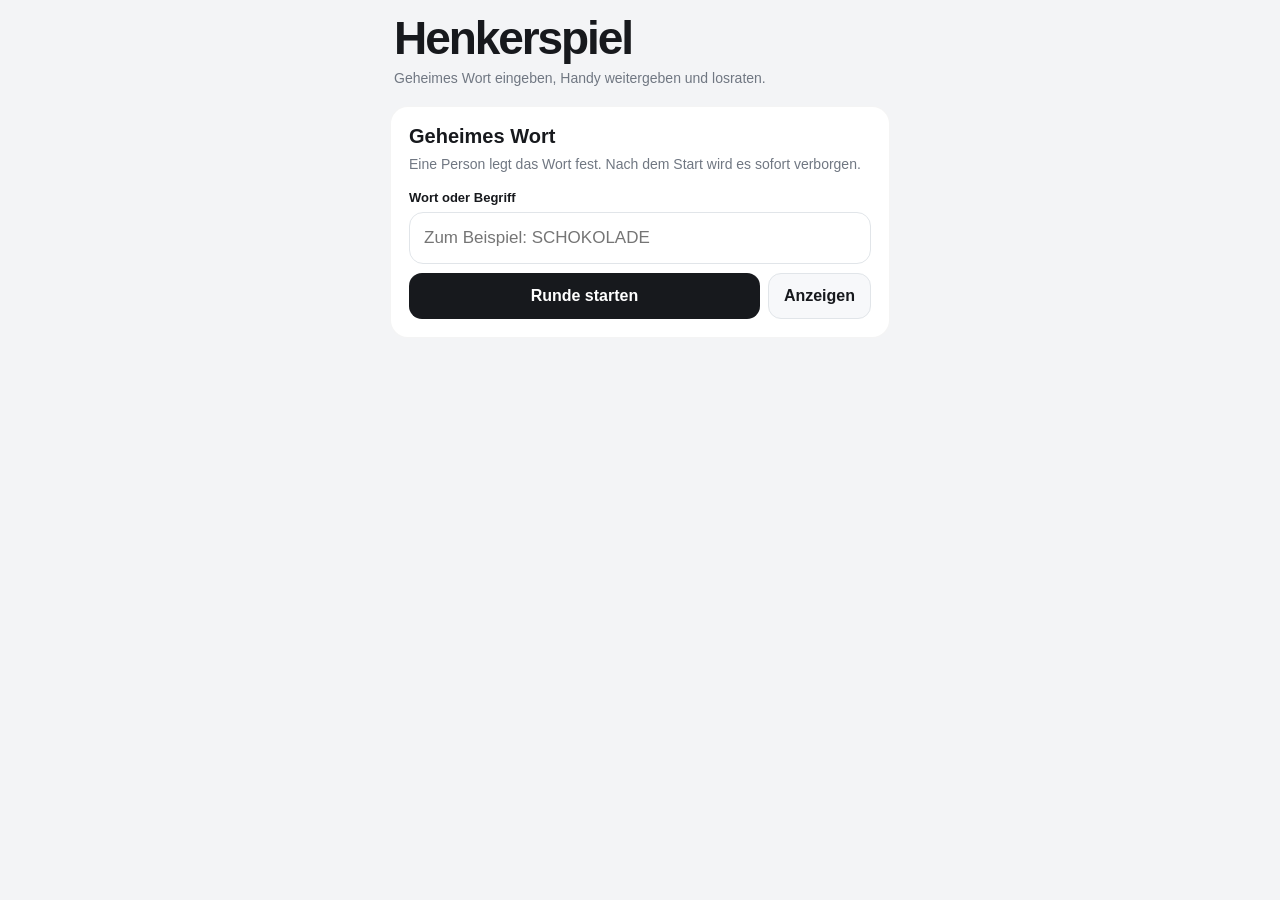
<file: index.html>
<!DOCTYPE html>
<html lang="de">
<head>
<meta charset="UTF-8">
<meta name="viewport" content="width=device-width,initial-scale=1,viewport-fit=cover,maximum-scale=1,user-scalable=no">
<meta name="theme-color" content="#f3f4f6">
<meta name="apple-mobile-web-app-capable" content="yes">
<meta name="apple-mobile-web-app-status-bar-style" content="default">
<meta name="apple-mobile-web-app-title" content="Henkerspiel">
<title>Henkerspiel</title>
<style>
:root{--bg:#f3f4f6;--card:#fff;--text:#17191d;--muted:#707782;--line:#e1e5e9;--dark:#17191d;--green:#157447;--green-bg:#eaf7ef;--red:#b42318;--red-bg:#fff0ee;--used-bg:#e1e4e8;--used-line:#cfd4da;--used-text:#9299a3;--app-h:100dvh}
*{box-sizing:border-box;-webkit-tap-highlight-color:transparent}
html,body{margin:0;width:100%;height:100%;overflow:hidden;background:var(--bg);color:var(--text)}
body{font-family:-apple-system,BlinkMacSystemFont,"SF Pro Text","Segoe UI",Arial,sans-serif;overscroll-behavior:none}
button,input{font:inherit}button{cursor:pointer;touch-action:manipulation;-webkit-user-select:none;user-select:none}
.app{position:fixed;inset:0;height:var(--app-h);width:100%;max-width:520px;margin:0 auto;padding:max(8px,env(safe-area-inset-top)) 10px max(8px,env(safe-area-inset-bottom));overflow:hidden}
.card{background:var(--card);border:1px solid rgba(0,0,0,.045);border-radius:18px}
.setup-screen{height:100%;display:flex;flex-direction:column;gap:12px;overflow:visible}.hero{padding:8px 4px 0;flex:0 0 auto}.hero h1{margin:0;font-size:clamp(34px,10vw,46px);line-height:.98;letter-spacing:-.045em}.hero p{margin:8px 0 0;color:var(--muted);font-size:14px;line-height:1.35}
.setup-card{position:relative;z-index:2;overflow:visible;flex:0 0 auto;padding:18px;margin-top:6px;background:#fff}.setup-card h2{margin:0 0 7px;font-size:20px}.setup-card p{margin:0 0 15px;color:var(--muted);font-size:14px;line-height:1.4}label{display:block;font-size:13px;font-weight:800;margin-bottom:7px}.secret{position:relative;z-index:3;display:block;width:100%;height:52px;border:1px solid var(--line);border-radius:14px;background:#fff!important;padding:0 14px;color:var(--text);font-size:17px;line-height:52px;outline:none;-webkit-appearance:none;appearance:none;box-shadow:none}.secret:focus{background:#fff!important;border-color:#9ea6b1;box-shadow:0 0 0 3px rgba(17,24,39,.06)}
.setup-actions{display:grid;grid-template-columns:1fr auto;gap:8px;margin-top:9px}.primary,.secondary{height:46px;border-radius:13px;font-weight:800;padding:0 15px}.primary{border:0;background:var(--dark);color:#fff}.secondary{border:1px solid var(--line);background:#f7f8fa;color:var(--text)}.error{display:none;margin-top:9px;color:var(--red);font-size:12px;font-weight:800}
.game-screen{display:none;height:100%;min-height:0;grid-template-rows:42px 54px minmax(0,1fr) 178px;gap:7px;overflow:hidden}.game-screen.on{display:grid}.gamebar{display:flex;align-items:center;justify-content:space-between;gap:8px;padding:0 2px}.gamebar h1{margin:0;font-size:22px;letter-spacing:-.035em;line-height:1}.new-btn{height:38px;min-width:58px;border:1px solid var(--line);border-radius:11px;background:#fff;color:var(--text);font-weight:800;padding:0 12px}
.stats{display:grid;grid-template-columns:repeat(3,minmax(0,1fr));gap:6px}.stat{display:flex;align-items:center;justify-content:center;gap:7px;min-width:0;background:#fff;border:1px solid var(--line);border-radius:14px;padding:5px 4px}.stat b{font-size:20px;line-height:1;white-space:nowrap}.stat span{color:var(--muted);font-size:10px;line-height:1.05;max-width:54px}
.stage{min-height:0;overflow:hidden;display:grid;grid-template-columns:minmax(120px,.92fr) minmax(0,1.18fr);gap:6px;padding:7px;background:#fff;border:1px solid rgba(0,0,0,.045);border-radius:18px}.hangman{min-width:0;min-height:0;display:grid;place-items:center;overflow:hidden}.hangman svg{display:block;width:100%;height:100%;max-height:100%}.draw{fill:none;stroke:var(--text);stroke-width:8;stroke-linecap:round;stroke-linejoin:round}.part{opacity:0;transition:opacity .15s ease}.part.show{opacity:1}
.word-area{min-width:0;min-height:0;display:flex;flex-direction:column;align-items:center;justify-content:center;overflow:hidden;padding:4px 2px}.word-label{font-size:10px;color:var(--muted);font-weight:800;text-transform:uppercase;letter-spacing:.08em;margin-bottom:8px}.word{--slot:24px;width:100%;display:flex;justify-content:center;align-items:flex-end;align-content:center;flex-wrap:wrap;gap:7px 5px;max-height:65%;overflow:hidden}.slot{width:var(--slot);height:calc(var(--slot)*1.35);border-bottom:2.5px solid var(--text);display:grid;place-items:center;font-size:calc(var(--slot)*.78);font-weight:850;text-transform:uppercase;line-height:1}.slot.space{width:calc(var(--slot)*.42);border:0}.slot.symbol{width:calc(var(--slot)*.62);border:0}.wrongline{width:100%;margin-top:12px;text-align:center;color:var(--muted);font-size:11px;line-height:1.25;overflow:hidden}.wrongletters{display:block;margin-top:4px;color:var(--red);font-weight:850;letter-spacing:.07em;white-space:nowrap;overflow:hidden;text-overflow:ellipsis}
.keyboard-card{height:178px;min-height:0;padding:7px;background:#fff;border:1px solid rgba(0,0,0,.045);border-radius:18px;overflow:visible;position:relative;z-index:3}.keyboard{height:100%;display:grid;grid-template-columns:repeat(7,minmax(0,1fr));grid-template-rows:repeat(4,minmax(0,1fr));gap:5px}.key-wrap{position:relative;min-width:0;min-height:0}.key-wrap>.key{width:100%;height:100%}.key{min-width:0;min-height:0;border:1px solid var(--line);border-radius:11px;background:#f8f9fa;color:var(--text);padding:0;font-size:16px;font-weight:850;position:relative;transition:background .13s ease,border-color .13s ease,color .13s ease,transform .08s ease,box-shadow .13s ease}.key:active{transform:scale(.96)}
.key.good{background:var(--green-bg);border-color:#a8d7bb;color:var(--green)}.key.bad{background:var(--red-bg);border-color:#ebb2aa;color:var(--red)}
.key:disabled:not(.good):not(.bad){opacity:1;background:var(--used-bg);border-color:var(--used-line);color:var(--used-text);box-shadow:inset 0 1px 2px rgba(0,0,0,.06);cursor:default}.key.good:disabled,.key.bad:disabled{opacity:1}.key:disabled:active{transform:none}
.alt-hint{position:absolute;right:6px;top:4px;font-size:9px;font-weight:800;color:var(--muted);line-height:1}.key:disabled:not(.good):not(.bad) .alt-hint{color:#aeb4bc}
.choice-pop{display:none;position:absolute;z-index:20;left:50%;bottom:calc(100% + 6px);transform:translateX(-50%);grid-template-columns:repeat(2,48px);gap:5px;padding:5px;background:#fff;border:1px solid var(--line);border-radius:13px;box-shadow:0 10px 28px rgba(0,0,0,.16)}.key-wrap.open .choice-pop{display:grid}.key-wrap.edge-left .choice-pop{left:0;transform:none}.key-wrap.edge-right .choice-pop{left:auto;right:0;transform:none}.choice-option{height:43px;border:1px solid var(--line);border-radius:9px;background:#f8f9fa;color:var(--text);font-size:17px;font-weight:850;padding:0}.choice-option.good{background:var(--green-bg);border-color:#a8d7bb;color:var(--green)}.choice-option.bad{background:var(--red-bg);border-color:#ebb2aa;color:var(--red)}.choice-option:disabled:not(.good):not(.bad){opacity:1;background:var(--used-bg);border-color:var(--used-line);color:var(--used-text)}.choice-option.good:disabled,.choice-option.bad:disabled{opacity:1}
.game-screen.wrong-shake{animation:wrongShake .32s ease-in-out}@keyframes wrongShake{0%,100%{transform:translateX(0)}18%{transform:translateX(-5px)}36%{transform:translateX(5px)}54%{transform:translateX(-4px)}72%{transform:translateX(3px)}86%{transform:translateX(-1px)}}
.result-overlay{display:none;position:absolute;inset:0;z-index:30;background:rgba(243,244,246,.88);backdrop-filter:blur(10px);-webkit-backdrop-filter:blur(10px);align-items:center;justify-content:center;padding:22px}.result-overlay.on{display:flex}.result-box{width:min(330px,100%);background:#fff;border:1px solid var(--line);border-radius:22px;padding:22px;text-align:center;box-shadow:0 18px 55px rgba(0,0,0,.12)}.emoji{font-size:42px;line-height:1;margin-bottom:8px}.result-box h2{margin:0;font-size:24px}.result-box p{margin:8px 0 16px;color:var(--muted);font-size:14px;line-height:1.35}.result-box .primary{width:100%}
@media(max-width:350px){.game-screen{grid-template-rows:40px 50px minmax(0,1fr) 166px}.keyboard-card{height:166px;padding:6px}.keyboard{gap:4px}.key{font-size:14px;border-radius:9px}.stage{grid-template-columns:minmax(104px,.85fr) minmax(0,1.15fr)}.stat{gap:4px}.stat b{font-size:17px}.stat span{font-size:9px}}
@media(max-height:700px){.game-screen{grid-template-rows:38px 48px minmax(0,1fr) 158px;gap:5px}.gamebar h1{font-size:20px}.new-btn{height:34px}.keyboard-card{height:158px;padding:5px}.keyboard{gap:4px}.key{font-size:14px;border-radius:9px}.stage{padding:5px;gap:4px}.wrongline{margin-top:7px}.word-label{margin-bottom:5px}.choice-option{height:38px}}
@media(prefers-reduced-motion:reduce){.part{transition:none}.game-screen.wrong-shake{animation:none}}
</style>
</head>
<body>
<main class="app" id="app">
<section class="setup-screen" id="setupScreen"><header class="hero"><h1>Henkerspiel</h1><p>Geheimes Wort eingeben, Handy weitergeben und losraten.</p></header><section class="card setup-card"><h2>Geheimes Wort</h2><p>Eine Person legt das Wort fest. Nach dem Start wird es sofort verborgen.</p><form id="startForm"><label for="secretInput">Wort oder Begriff</label><input id="secretInput" class="secret" type="password" autocomplete="off" autocorrect="off" autocapitalize="characters" spellcheck="false" maxlength="40" placeholder="Zum Beispiel: SCHOKOLADE"><div class="setup-actions"><button class="primary" type="submit">Runde starten</button><button class="secondary" id="showWord" type="button">Anzeigen</button></div><div class="error" id="error">Bitte gib zuerst ein Wort mit mindestens einem Buchstaben ein.</div></form></section></section>
<section class="game-screen" id="gameScreen" aria-live="polite"><header class="gamebar"><h1>Henkerspiel</h1><button class="new-btn" id="newGame" type="button">Neu</button></header><section class="stats" aria-label="Spielstand"><div class="stat"><b id="length">0</b><span>Buchstaben</span></div><div class="stat"><b id="remaining">10</b><span>Fehler übrig</span></div><div class="stat"><b id="progress">0%</b><span>gefunden</span></div></section><section class="stage"><div class="hangman"><svg viewBox="0 0 330 310" role="img" aria-label="Henkerspiel-Männchen" preserveAspectRatio="xMidYMid meet"><g class="draw"><line class="part" data-step="1" x1="35" y1="280" x2="150" y2="280"/><line class="part" data-step="2" x1="78" y1="280" x2="78" y2="28"/><line class="part" data-step="3" x1="78" y1="28" x2="240" y2="28"/><line class="part" data-step="4" x1="240" y1="28" x2="240" y2="67"/><circle class="part" data-step="5" cx="240" cy="96" r="29"/><line class="part" data-step="6" x1="240" y1="125" x2="240" y2="198"/><line class="part" data-step="7" x1="240" y1="145" x2="200" y2="174"/><line class="part" data-step="8" x1="240" y1="145" x2="280" y2="174"/><line class="part" data-step="9" x1="240" y1="198" x2="207" y2="247"/><line class="part" data-step="10" x1="240" y1="198" x2="273" y2="247"/></g></svg></div><div class="word-area"><div class="word-label">Gesuchtes Wort</div><div class="word" id="word"></div><div class="wrongline">Falsche Buchstaben<span class="wrongletters" id="wrong">—</span></div></div></section><section class="keyboard-card"><div class="keyboard" id="keyboard" aria-label="Buchstabentastatur"></div></section></section>
<section class="result-overlay" id="resultOverlay" role="dialog" aria-modal="true" aria-labelledby="resultTitle"><div class="result-box"><div class="emoji" id="emoji">🎉</div><h2 id="resultTitle">Gewonnen!</h2><p id="resultText"></p><button class="primary" id="again" type="button">Neue Runde</button></div></section>
</main>
<script>
(function(){'use strict';
var MAX_ERRORS=10,KEY_LETTERS='ABCDEFGHIJKLMNOPQRSTUVWXYZ'.split(''),ALL_LETTERS='ABCDEFGHIJKLMNOPQRSTUVWXYZÄÖÜ'.split(''),ALTS={A:'Ä',O:'Ö',U:'Ü'};
var setupScreen=document.getElementById('setupScreen'),gameScreen=document.getElementById('gameScreen'),form=document.getElementById('startForm'),input=document.getElementById('secretInput'),showWord=document.getElementById('showWord'),error=document.getElementById('error'),keyboard=document.getElementById('keyboard'),word=document.getElementById('word'),wrong=document.getElementById('wrong'),lengthEl=document.getElementById('length'),remaining=document.getElementById('remaining'),progress=document.getElementById('progress'),newGame=document.getElementById('newGame'),resultOverlay=document.getElementById('resultOverlay'),emoji=document.getElementById('emoji'),resultTitle=document.getElementById('resultTitle'),resultText=document.getElementById('resultText'),again=document.getElementById('again');
var secret='',guessed={},mistakes=[],finished=false,openWrap=null,lastGuess='';
function setVisibleHeight(){var h=window.innerHeight;if(gameScreen.classList.contains('on')&&window.visualViewport&&window.visualViewport.height)h=window.visualViewport.height;document.documentElement.style.setProperty('--app-h',Math.floor(h)+'px')}setVisibleHeight();window.addEventListener('resize',setVisibleHeight);window.addEventListener('orientationchange',function(){setTimeout(setVisibleHeight,120)});if(window.visualViewport)window.visualViewport.addEventListener('resize',function(){if(gameScreen.classList.contains('on'))setVisibleHeight()});
function isLetter(ch){return ALL_LETTERS.indexOf(ch)!==-1}function normalize(v){return v.trim().replace(/\s+/g,' ').toUpperCase()}function closeChoice(){if(openWrap){openWrap.classList.remove('open');var mb=openWrap.querySelector('.key');if(mb)mb.setAttribute('aria-expanded','false');openWrap=null}}function isCorrect(letter){return secret.indexOf(letter)!==-1}function feedbackClass(letter){if(letter!==lastGuess)return '';return isCorrect(letter)?'good':'bad'}
function makeOption(letter){var o=document.createElement('button');o.type='button';o.className='choice-option';o.textContent=letter;o.dataset.choice=letter;o.setAttribute('aria-label','Buchstabe '+letter);o.addEventListener('click',function(e){e.stopPropagation();guess(letter);closeChoice()});return o}
function toggleChoice(wrap){if(finished)return;if(openWrap===wrap){closeChoice();return}closeChoice();openWrap=wrap;wrap.classList.add('open');var mb=wrap.querySelector('.key');if(mb)mb.setAttribute('aria-expanded','true');renderKeyboardState()}
function buildKeyboard(){keyboard.innerHTML='';closeChoice();for(var i=0;i<KEY_LETTERS.length;i++){(function(letter,index){var alt=ALTS[letter];if(alt){var wrap=document.createElement('div');wrap.className='key-wrap';if(index%7===0)wrap.classList.add('edge-left');if(index%7===6)wrap.classList.add('edge-right');var b=document.createElement('button');b.type='button';b.className='key special-key';b.dataset.letter=letter;b.setAttribute('aria-label',letter+' oder '+alt);b.setAttribute('aria-haspopup','true');b.setAttribute('aria-expanded','false');b.innerHTML='<span>'+letter+'</span><span class="alt-hint">'+alt+'</span>';b.addEventListener('click',function(e){e.stopPropagation();toggleChoice(wrap)});var pop=document.createElement('div');pop.className='choice-pop';pop.appendChild(makeOption(letter));pop.appendChild(makeOption(alt));wrap.appendChild(b);wrap.appendChild(pop);keyboard.appendChild(wrap)}else{var k=document.createElement('button');k.type='button';k.className='key';k.dataset.letter=letter;k.textContent=letter;k.setAttribute('aria-label','Buchstabe '+letter);k.addEventListener('click',function(){guess(letter)});keyboard.appendChild(k)}})(KEY_LETTERS[i],i)}}
function startRound(e){if(e)e.preventDefault();var value=normalize(input.value),has=false;for(var i=0;i<value.length;i++){if(isLetter(value.charAt(i))){has=true;break}}if(!value||!has){error.style.display='block';input.focus();return false}secret=value;guessed={};mistakes=[];finished=false;lastGuess='';error.style.display='none';input.value='';input.type='password';showWord.textContent='Anzeigen';setupScreen.style.display='none';gameScreen.classList.add('on');resultOverlay.classList.remove('on');buildKeyboard();render();if(document.activeElement)document.activeElement.blur();setTimeout(setVisibleHeight,80);return false}
function shakeWrong(){gameScreen.classList.remove('wrong-shake');void gameScreen.offsetWidth;gameScreen.classList.add('wrong-shake');setTimeout(function(){gameScreen.classList.remove('wrong-shake')},340)}
function guess(letter){if(finished||guessed[letter])return;guessed[letter]=true;lastGuess=letter;var correct=isCorrect(letter);if(!correct)mistakes.push(letter);render();if(!correct)shakeWrong();if(isSolved())finish(true);else if(mistakes.length>=MAX_ERRORS)finish(false)}
function isSolved(){for(var i=0;i<secret.length;i++){var c=secret.charAt(i);if(isLetter(c)&&!guessed[c])return false}return true}function setSlotSize(total){var s=24;if(total>10)s=21;if(total>14)s=18;if(total>20)s=16;word.style.setProperty('--slot',s+'px')}
function renderKeyboardState(){var normal=keyboard.querySelectorAll('.key:not(.special-key)');for(var i=0;i<normal.length;i++){var l=normal[i].dataset.letter;normal[i].classList.remove('good','bad');normal[i].disabled=finished||!!guessed[l];var cls=feedbackClass(l);if(cls)normal[i].classList.add(cls)}var wraps=keyboard.querySelectorAll('.key-wrap');for(i=0;i<wraps.length;i++){var main=wraps[i].querySelector('.special-key'),base=main.dataset.letter,alt=ALTS[base],opts=wraps[i].querySelectorAll('.choice-option');main.classList.remove('good','bad');main.disabled=finished||(!!guessed[base]&&!!guessed[alt]);if(lastGuess===base||lastGuess===alt)main.classList.add(isCorrect(lastGuess)?'good':'bad');for(var j=0;j<opts.length;j++){var ch=opts[j].dataset.choice;opts[j].classList.remove('good','bad');opts[j].disabled=finished||!!guessed[ch];var c=feedbackClass(ch);if(c)opts[j].classList.add(c)}if(main.disabled&&openWrap===wraps[i])closeChoice()}}
function render(){word.innerHTML='';var total=0,found=0,i;for(i=0;i<secret.length;i++)if(isLetter(secret.charAt(i)))total++;setSlotSize(total);for(i=0;i<secret.length;i++){var c=secret.charAt(i),slot=document.createElement('span');if(c===' '){slot.className='slot space';slot.innerHTML='&nbsp;'}else if(!isLetter(c)){slot.className='slot symbol';slot.textContent=c}else{slot.className='slot';if(guessed[c]){slot.textContent=c;found++}else slot.innerHTML='&nbsp;'}word.appendChild(slot)}lengthEl.textContent=String(total);remaining.textContent=String(Math.max(0,MAX_ERRORS-mistakes.length));progress.textContent=(total?Math.round(found/total*100):0)+'%';wrong.textContent=mistakes.length?mistakes.join('  '):'—';var parts=document.querySelectorAll('.part');for(i=0;i<parts.length;i++){var step=parseInt(parts[i].getAttribute('data-step'),10);parts[i].classList.toggle('show',step<=mistakes.length)}renderKeyboardState()}
function revealWholeWord(){var children=word.children;for(var i=0;i<secret.length;i++){if(children[i]&&isLetter(secret.charAt(i)))children[i].textContent=secret.charAt(i)}}function finish(won){finished=true;closeChoice();render();if(!won)revealWholeWord();emoji.textContent=won?'🎉':'😵';resultTitle.textContent=won?'Gewonnen!':'Verloren!';resultText.textContent=won?'Du hast „'+secret+'“ erraten.':'Das gesuchte Wort war „'+secret+'“.';resultOverlay.classList.add('on')}
function reset(){secret='';guessed={};mistakes=[];finished=false;lastGuess='';closeChoice();resultOverlay.classList.remove('on');gameScreen.classList.remove('on');setupScreen.style.display='flex';input.value='';input.type='password';showWord.textContent='Anzeigen';error.style.display='none';buildKeyboard();setVisibleHeight();setTimeout(function(){input.focus()},60)}
form.addEventListener('submit',startRound);showWord.addEventListener('click',function(){var hidden=input.type==='password';input.type=hidden?'text':'password';showWord.textContent=hidden?'Verbergen':'Anzeigen';input.focus()});newGame.addEventListener('click',reset);again.addEventListener('click',reset);document.addEventListener('click',function(e){if(openWrap&&!openWrap.contains(e.target))closeChoice()});buildKeyboard();})();
</script>
</body>
</html>
</file>
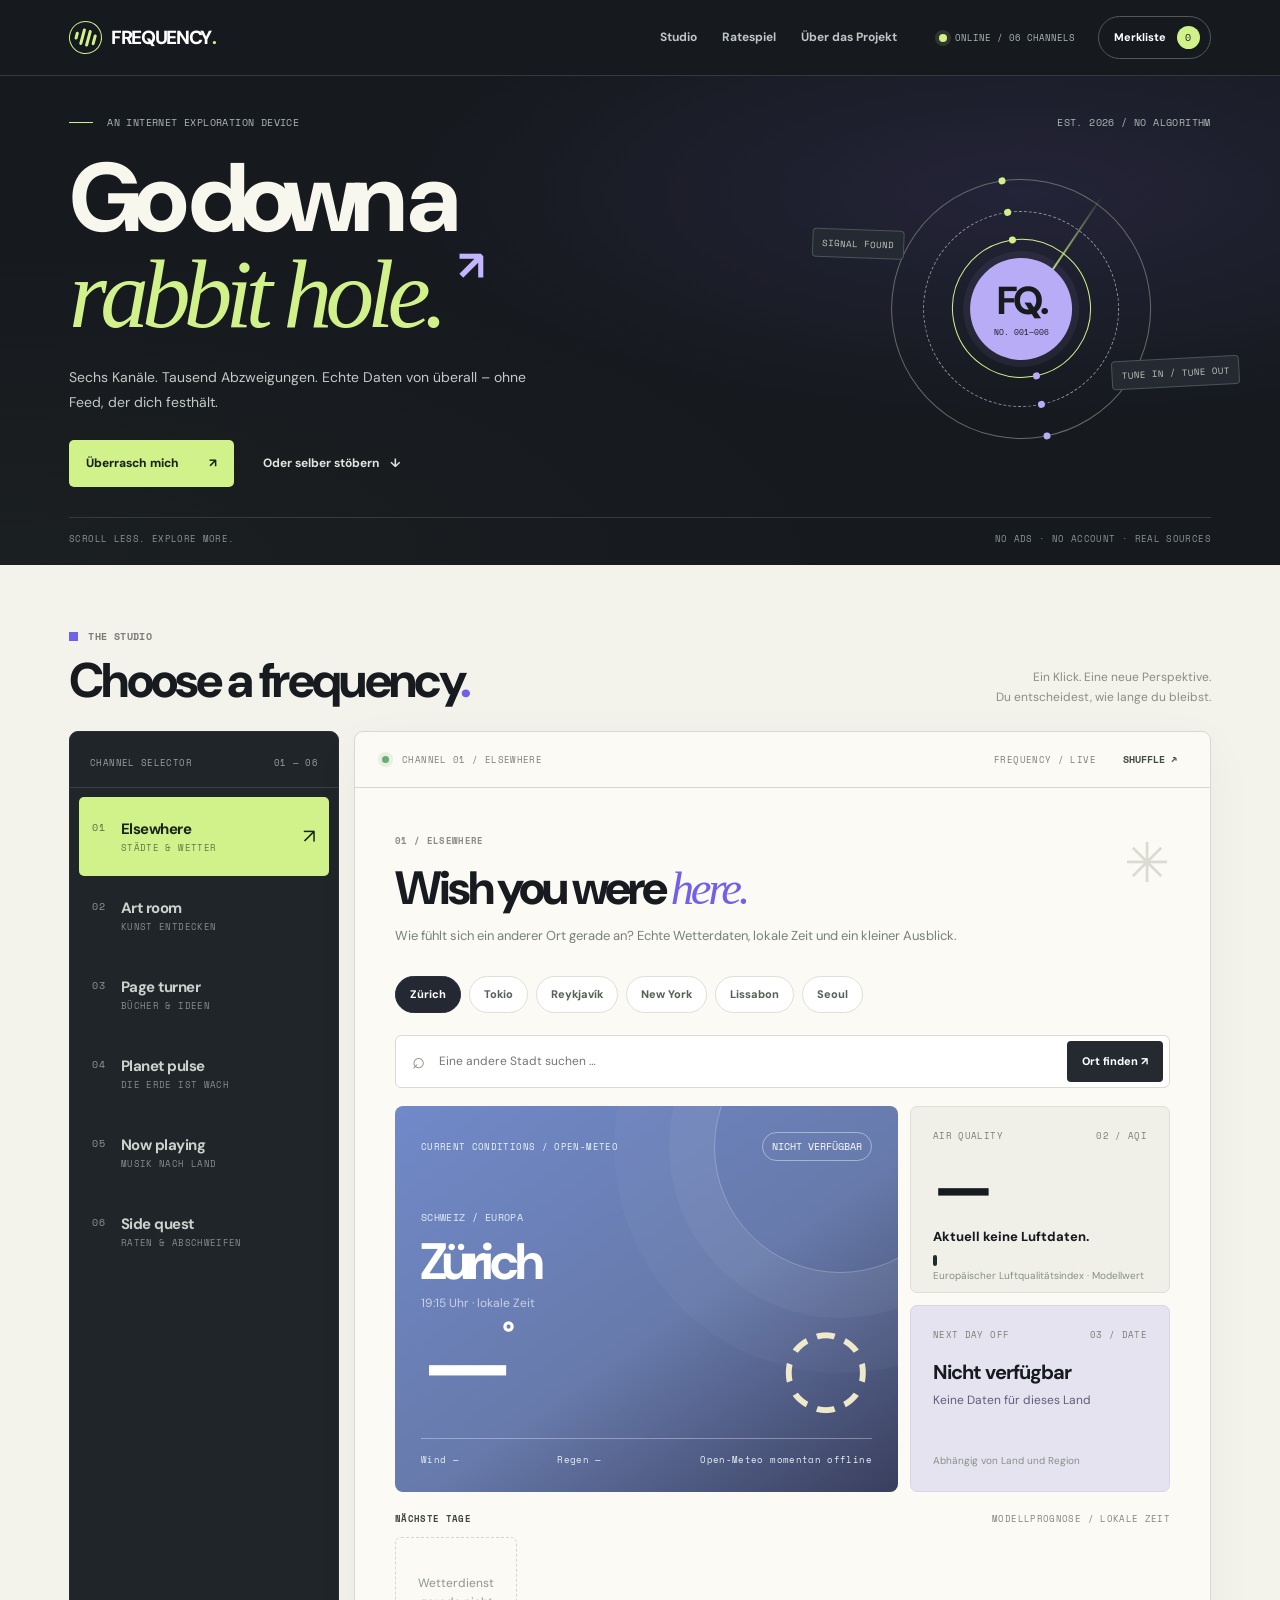
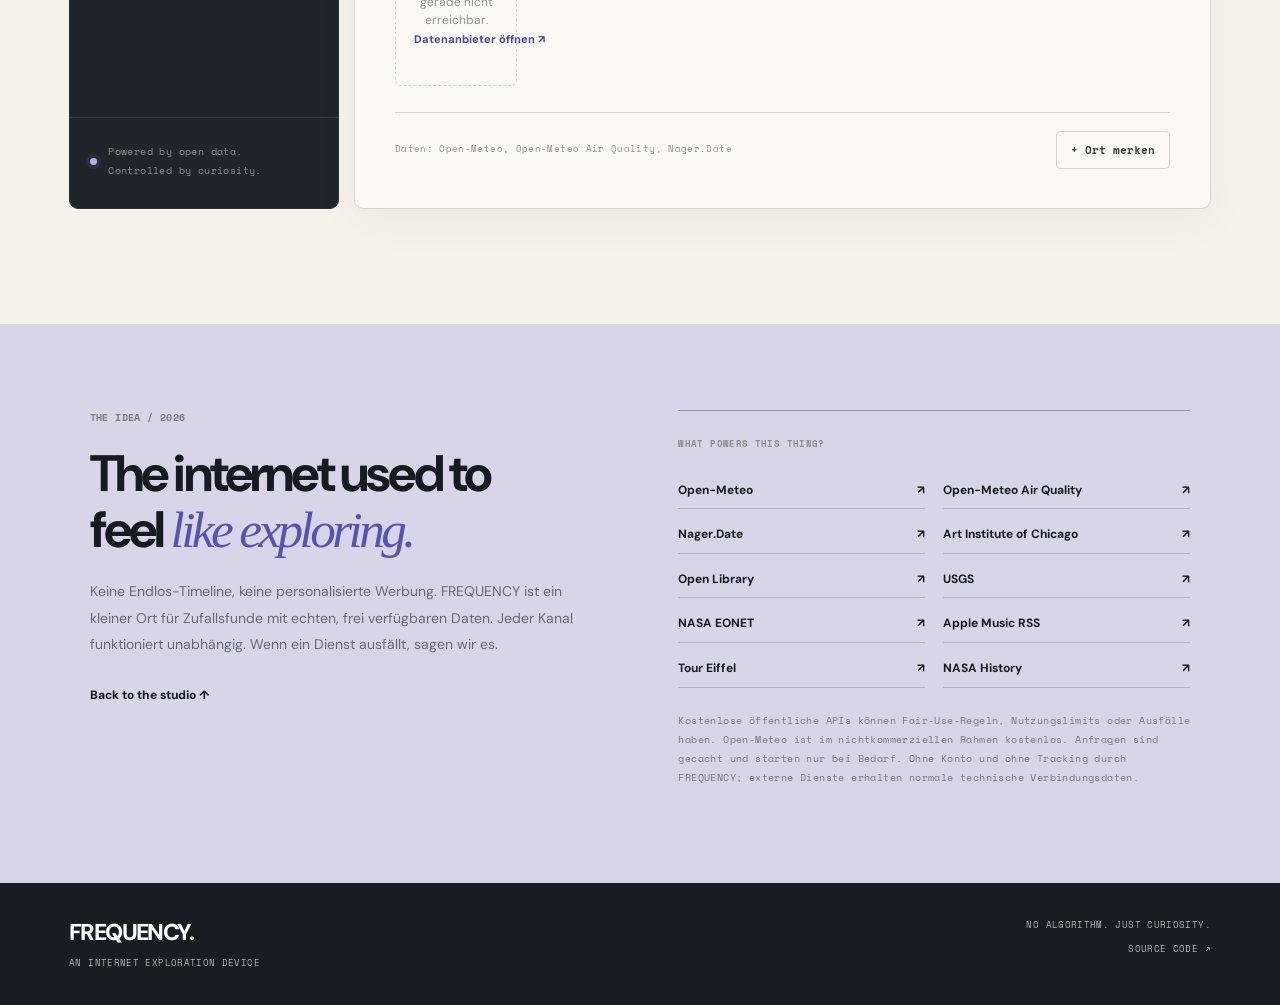
<file: nebenan/index.html>
<!doctype html>
<html lang="de-CH">
<head>
<meta charset="utf-8">
<meta name="viewport" content="width=device-width,initial-scale=1">
<meta name="theme-color" content="#171a1e">
<meta name="description" content="FREQUENCY – schalte dich durch echte Daten: Städte und Wetter, Kunst, Bücher, Musik, Naturereignisse und ein kleines Spiel. Gratis und ohne Konto.">
<title>FREQUENCY — Good things on the internet.</title>
<link rel="icon" type="image/svg+xml" href="./favicon.svg">
<link rel="stylesheet" href="./style.css?v=frequency1">
<script type="module" src="./app.mjs?v=frequency1"></script>
</head>
<body>
<a href="#studio" class="skip">Direkt zum Studio</a>
<header class="site-header">
  <a class="wordmark" href="./" aria-label="Frequency Start"><span class="logomark" aria-hidden="true"><i></i><i></i><i></i><i></i></span>FREQUENCY<span class="mark-dot">.</span></a>
  <nav class="header-links" aria-label="Hauptnavigation"><a href="#studio">Studio</a><a href="./guess/">Ratespiel</a><a href="#about">Über das Projekt</a></nav>
  <div class="header-right"><span class="header-status"><span class="status-light"></span> ONLINE / 06 CHANNELS</span><button id="openPocket" class="pocket-button" type="button" aria-label="Gespeicherte Entdeckungen öffnen">Merkliste <span id="pocketCount">0</span></button></div>
</header>
<main>
<section class="intro" aria-labelledby="introTitle">
  <div class="intro-content">
    <div class="overline overline-light"><span class="overline-line"></span> AN INTERNET EXPLORATION DEVICE <span class="intro-edition">EST. 2026 / NO ALGORITHM</span></div>
    <div class="intro-grid">
      <div><h1 id="introTitle">Go down a<br><em>rabbit hole.</em><span class="hero-period">↗</span></h1><p>Sechs Kanäle. Tausend Abzweigungen. Echte Daten von überall – ohne Feed, der dich festhält.</p><div class="intro-actions"><button type="button" id="surprise" class="action-primary">Überrasch mich <span aria-hidden="true">↗</span></button><a href="#studio" class="text-action">Oder selber stöbern <span aria-hidden="true">↓</span></a></div></div>
      <div class="frequency-art" aria-hidden="true"><div class="art-ring ring-1"></div><div class="art-ring ring-2"></div><div class="art-ring ring-3"></div><div class="art-pointer"></div><div class="art-center"><span>FQ.</span><small>NO. 001—006</small></div><span class="art-side art-side-a">SIGNAL FOUND</span><span class="art-side art-side-b">TUNE IN / TUNE OUT</span></div>
    </div>
    <div class="intro-baseline"><span>SCROLL LESS. EXPLORE MORE.</span><span>NO ADS · NO ACCOUNT · REAL SOURCES</span></div>
  </div>
</section>

<section class="studio-shell" id="studio" aria-label="FREQUENCY Studio">
  <div class="section-intro">
    <div><span class="eyebrow"><span class="eyebrow-square"></span> THE STUDIO</span><h2>Choose a frequency<span class="accent-period">.</span></h2></div>
    <div class="studio-description">Ein Klick. Eine neue Perspektive.<br>Du entscheidest, wie lange du bleibst.</div>
  </div>
  <div class="studio-layout">
    <aside class="stations" aria-label="Kanäle wählen"><div class="stations-top"><span>CHANNEL SELECTOR</span><span>01 — 06</span></div>
      <div class="station-buttons" role="tablist" aria-label="FREQUENCY Kanäle" aria-orientation="vertical">
        <button class="station active" data-channel="world" role="tab" id="tab-world" aria-controls="panel-world" aria-selected="true" tabindex="0"><span class="station-number">01</span><span class="station-info"><strong>Elsewhere</strong><small>STÄDTE & WETTER</small></span><span class="station-chevron">↗</span></button>
        <button class="station" data-channel="art" role="tab" id="tab-art" aria-controls="panel-art" aria-selected="false" tabindex="-1"><span class="station-number">02</span><span class="station-info"><strong>Art room</strong><small>KUNST ENTDECKEN</small></span><span class="station-chevron">↗</span></button>
        <button class="station" data-channel="books" role="tab" id="tab-books" aria-controls="panel-books" aria-selected="false" tabindex="-1"><span class="station-number">03</span><span class="station-info"><strong>Page turner</strong><small>BÜCHER & IDEEN</small></span><span class="station-chevron">↗</span></button>
        <button class="station" data-channel="earth" role="tab" id="tab-earth" aria-controls="panel-earth" aria-selected="false" tabindex="-1"><span class="station-number">04</span><span class="station-info"><strong>Planet pulse</strong><small>DIE ERDE IST WACH</small></span><span class="station-chevron">↗</span></button>
        <button class="station" data-channel="sound" role="tab" id="tab-sound" aria-controls="panel-sound" aria-selected="false" tabindex="-1"><span class="station-number">05</span><span class="station-info"><strong>Now playing</strong><small>MUSIK NACH LAND</small></span><span class="station-chevron">↗</span></button>
        <button class="station" data-channel="play" role="tab" id="tab-play" aria-controls="panel-play" aria-selected="false" tabindex="-1"><span class="station-number">06</span><span class="station-info"><strong>Side quest</strong><small>RATEN & ABSCHWEIFEN</small></span><span class="station-chevron">↗</span></button>
      </div>
      <div class="station-foot"><span class="station-foot-dot"></span><span>Powered by open data.<br>Controlled by curiosity.</span></div>
    </aside>

    <div class="stage">
      <div class="stage-header"><div class="stage-live"><span class="stage-live-dot"></span><span id="stageLabel">CHANNEL 01 / ELSEWHERE</span></div><div class="stage-side"><span id="stageClock">FREQUENCY / LIVE</span><button type="button" id="shuffleChannel" aria-label="Zufälligen Kanal wählen" title="Zufälligen Kanal wählen">SHUFFLE ↗</button></div></div>

      <section id="panel-world" class="channel-panel" role="tabpanel" aria-labelledby="tab-world">
        <div class="channel-title"><div><span class="label-mini">01 / ELSEWHERE</span><h3>Wish you were <em>here.</em></h3><p>Wie fühlt sich ein anderer Ort gerade an? Echte Wetterdaten, lokale Zeit und ein kleiner Ausblick.</p></div><div class="illustration-icon">✳</div></div>
        <div class="chip-row city-presets" id="cityPresets" aria-label="Stadtvorschläge"></div>
        <form id="cityForm" class="search-field"><label class="sr-only" for="citySearch">Stadt weltweit suchen</label><span aria-hidden="true">⌕</span><input id="citySearch" type="search" placeholder="Eine andere Stadt suchen …" maxlength="80" autocomplete="off"><button type="submit" id="cityGo">Ort finden ↗</button></form>
        <div id="citySearchResults" class="search-results" hidden aria-label="Suchergebnisse"></div>
        <div class="weather-layout">
          <div id="weatherHero" class="weather-hero"><div class="weather-hero-top"><span class="weather-kicker">CURRENT CONDITIONS / OPEN-METEO</span><span id="weatherCondition" class="weather-type">—</span></div><div class="weather-city"><span id="weatherCountry">SCHWEIZ / EUROPA</span><h4 id="weatherCity">Zürich</h4><p id="weatherLocalTime">Lokale Zeit wird geladen</p></div><div class="weather-main"><div><strong id="weatherTemp">—</strong><span class="degrees">°</span></div><div class="weather-glyph" id="weatherGlyph" aria-hidden="true">◌</div></div><div class="weather-details"><span id="weatherWind">Wind —</span><span id="weatherRain">Regen —</span><span id="weatherUpdate">—</span></div></div>
          <div class="weather-sidebar"><div class="mini-card"><div class="mini-card-label"><span>AIR QUALITY</span><span>02 / AQI</span></div><strong id="airNumber" class="air-number">—</strong><div id="airLabel" class="air-label">Luftdaten laden …</div><div class="air-meter"><span id="airMeterBar"></span></div><small>Europäischer Luftqualitätsindex · Modellwert</small></div><div class="mini-card mini-card-holiday"><div class="mini-card-label"><span>NEXT DAY OFF</span><span>03 / DATE</span></div><strong id="holidayName">—</strong><div id="holidayDate" class="holiday-date">Öffentliche Feiertage laden …</div><small id="holidayRegion">Abhängig von Land und Region</small></div></div>
        </div>
        <div class="forecast"><div class="forecast-header"><strong>NÄCHSTE TAGE</strong><span>MODELLPROGNOSE / LOKALE ZEIT</span></div><div id="forecastDays" class="forecast-days"><div class="empty-state">Prognose wird geladen …</div></div></div>
        <div class="channel-end"><span>Daten: Open-Meteo, Open-Meteo Air Quality, Nager.Date</span><button type="button" id="saveCity" class="save-button">+ Ort merken</button></div>
      </section>

      <section id="panel-art" class="channel-panel" role="tabpanel" aria-labelledby="tab-art" hidden>
        <div class="channel-title"><div><span class="label-mini">02 / ART ROOM</span><h3>Something worth <em>looking at.</em></h3><p>Grosse Kunst, kleine Entdeckungen. Echte Werke aus dem Art Institute of Chicago.</p></div><div class="illustration-icon">◈</div></div>
        <div class="chip-row" id="artTopics" aria-label="Kunstthema auswählen"></div>
        <div id="artFeature" class="art-feature"><div class="art-skeleton"></div><div class="art-copy"><span class="label-mini">COLLECTION / 01</span><h4>Ein Werk wird gesucht …</h4><p>Originalkunst statt Platzhalter.</p></div></div>
        <div class="gallery-head"><span>WEITERE FUNDSTÜCKE</span><button id="artShuffle" type="button" class="inline-link">Neue Auswahl ↻</button></div><div id="artGallery" class="art-gallery"></div>
        <div class="channel-end"><span>Bildrechte je Werk · nur als gemeinfrei markierte Werke</span><button type="button" id="saveArt" class="save-button">+ Werk merken</button></div>
      </section>

      <section id="panel-books" class="channel-panel" role="tabpanel" aria-labelledby="tab-books" hidden>
        <div class="channel-title"><div><span class="label-mini">03 / PAGE TURNER</span><h3>One more <em>chapter.</em></h3><p>Du suchst den Vibe, die Bibliothek sucht die Bücher. Offene Katalogdaten, keine Kaufempfehlung.</p></div><div class="illustration-icon">❖</div></div>
        <div class="chip-row" id="bookTopics" aria-label="Lesethema auswählen"></div>
        <form class="search-field" id="bookForm"><label class="sr-only" for="bookSearch">Bücher suchen</label><span aria-hidden="true">⌕</span><input id="bookSearch" placeholder="Bücher, Autor:innen, Themen …" maxlength="100" type="search"><button type="submit">Suchen ↗</button></form>
        <div id="bookLead" class="book-lead"><div class="book-placeholder">OPEN<br>BOOK</div><div><span class="label-mini">LIBRARY / PICK NO. 01</span><h4>Das nächste Kapitel wartet.</h4><p>Wähle ein Thema oder suche etwas Eigenes.</p></div></div>
        <div class="gallery-head"><span>IM REGAL</span><span id="bookResultCount">—</span></div><div id="bookResults" class="books-grid"></div>
        <div class="channel-end"><span>Bibliografische Daten: Open Library</span><button type="button" id="saveBook" class="save-button">+ Buch merken</button></div>
      </section>

      <section id="panel-earth" class="channel-panel" role="tabpanel" aria-labelledby="tab-earth" hidden>
        <div class="channel-title"><div><span class="label-mini">04 / PLANET PULSE</span><h3>The planet never <em>logs off.</em></h3><p>Ein Blick auf Naturereignisse und gemessene Erdbeben. Kein Alarmdienst, aber faszinierende Daten.</p></div><div class="illustration-icon">⌁</div></div>
        <div class="segmented" id="earthSwitch" role="group" aria-label="Datenquelle wählen"><button data-earth="quakes" class="active" aria-pressed="true" type="button">Erdbeben / USGS</button><button data-earth="events" aria-pressed="false" type="button">Naturereignisse / NASA</button></div>
        <div class="earth-overview"><div class="earth-stats"><span id="earthStatLabel">LAST 24 HOURS</span><strong id="earthStat">—</strong><span id="earthStatSub">Erdbeben ab Magnitude 2,5</span></div><div class="radar"><div class="radar-grid"></div><div id="radarDots" class="radar-dots"></div><span class="radar-hint">LÄNGE / BREITE · SCHEMATISCHE WELTKARTE</span></div></div>
        <div class="gallery-head"><span id="earthListTitle">LETZTE MELDUNGEN</span><button id="earthReload" class="inline-link" type="button">Aktualisieren ↻</button></div><div id="earthResults" class="event-list"><div class="empty-state">Ereignisse werden geladen …</div></div>
        <div class="channel-end"><span>USGS Feed · NASA EONET v3 · kann zeitversetzt sein</span><span class="end-note">DATEN / KEINE WARNUNGEN</span></div>
      </section>

      <section id="panel-sound" class="channel-panel" role="tabpanel" aria-labelledby="tab-sound" hidden>
        <div class="channel-title"><div><span class="label-mini">05 / NOW PLAYING</span><h3>What are they <em>listening to?</em></h3><p>Keine Playlist von uns. Öffentliche meistgespielte Songs aus verschiedenen Apple-Music-Regionen.</p></div><div class="illustration-icon">♫</div></div>
        <div class="sound-top"><div class="sound-disc"><div class="sound-disc-inner"><span>FQ</span><small>TRACKS</small></div></div><div><span class="label-mini">PICK A STOREFRONT</span><div class="sound-countries" id="soundCountries"></div><p>Das Ranking bildet die jeweilige Apple-Music-Region ab – nicht einzelne Hörerinnen und Hörer.</p></div></div>
        <div class="gallery-head"><span id="soundListTitle">TOP SONGS / SWITZERLAND</span><span>REGIONALE CHARTS</span></div><div id="soundResults" class="track-grid"><div class="empty-state">Charts werden geladen …</div></div>
        <div class="channel-end"><span>Apple Music Marketing Tools · Musik wird nicht abgespielt</span><a href="https://music.apple.com/" class="inline-link" target="_blank" rel="noopener noreferrer">Bei Apple Music stöbern ↗</a></div>
      </section>

      <section id="panel-play" class="channel-panel" role="tabpanel" aria-labelledby="tab-play" hidden>
        <div class="channel-title"><div><span class="label-mini">06 / ALMOST GUESSING LAB</span><h3>How close <em>can you get?</em></h3><p>Ein neues Spiel über das, was man schlecht einschätzen kann: Grössenverhältnisse, Luftlinien, Geschichte und aktuelle Temperaturen.</p></div><div class="illustration-icon">✺</div></div>
        <div class="mixup-feature">
          <div class="mixup-feature-copy"><span class="label-mini">INTRODUCING ALMOST / A NEW GAME</span><h4>Wie nah <em>dran?</em></h4><p>Vier interaktive Herausforderungen. Skaliere Bauwerke, schätze Distanzen, positioniere Ereignisse auf einer Zeitachse und rate das echte Wetter. Keine versteckten Fotos.</p><div class="mixup-actions"><a class="mixup-main-link" href="./guess/">Challenge zusammenstellen <span>↗</span></a><a class="mixup-quick-link" href="./guess/?quick=1">Sofort losspielen ↗</a></div></div>
          <div class="mixup-art" aria-hidden="true"><span class="mixup-art-a">≈</span><span class="mixup-art-b">✳</span><span class="mixup-art-c">!</span><span class="mixup-art-caption">REAL NUMBERS / HUMAN INSTINCT</span></div>
        </div>
        <div class="mixup-mini-label">WAS DICH ERWARTET</div>
        <div class="mixup-tiles"><span>↟ <strong>Grössen anpassen</strong></span><span>↔ <strong>Luftlinien schätzen</strong></span><span>◷ <strong>Zeitreisen</strong></span><span>° <strong>Live-Temperaturen</strong></span><span>✳ <strong>Eigene Vergleiche</strong></span><span>≈ <strong>Punkte für Nähe</strong></span></div>
        <div class="channel-end"><span>Open-Meteo · Quellenangaben · geprüfte Fakten</span><a class="inline-link" href="./guess/">ALMOST spielen ↗</a></div>
      </section>
    </div>
  </div>
</section>

<section class="about" id="about"><div class="about-left"><span class="eyebrow">THE IDEA / 2026</span><h2>The internet used to<br>feel <em>like exploring.</em></h2><p>Keine Endlos-Timeline, keine personalisierte Werbung. FREQUENCY ist ein kleiner Ort für Zufallsfunde mit echten, frei verfügbaren Daten. Jeder Kanal funktioniert unabhängig. Wenn ein Dienst ausfällt, sagen wir es.</p><a href="#studio" class="about-back">Back to the studio ↑</a></div><div class="about-right"><span class="label-mini">WHAT POWERS THIS THING?</span><div id="sourcesList" class="sources-list"></div><p class="fineprint">Kostenlose öffentliche APIs können Fair-Use-Regeln, Nutzungslimits oder Ausfälle haben. Open-Meteo ist im nichtkommerziellen Rahmen kostenlos. Anfragen sind gecacht und starten nur bei Bedarf. Ohne Konto und ohne Tracking durch FREQUENCY; externe Dienste erhalten normale technische Verbindungsdaten.</p></div></section>
</main>

<footer><div><a class="footer-logo" href="./">FREQUENCY<span>.</span></a><span>AN INTERNET EXPLORATION DEVICE</span></div><div><span>NO ALGORITHM. JUST CURIOSITY.</span><a href="https://github.com/Brotesser8/hnkrspiel/tree/main/nebenan" target="_blank" rel="noopener noreferrer">SOURCE CODE ↗</a></div></footer>

<div id="pocketBackdrop" class="pocket-backdrop" hidden></div>
<aside id="pocketDrawer" class="pocket-drawer" role="dialog" aria-modal="true" aria-labelledby="pocketTitle" hidden>
  <div class="drawer-header"><div><span class="label-mini">YOUR LITTLE CORNER</span><h2 id="pocketTitle">Merkliste<span>.</span></h2></div><button type="button" id="closePocket" aria-label="Merkliste schliessen">✕</button></div>
  <p>Fundstücke, die du wiederfinden möchtest. Nur in diesem Browser gespeichert.</p><div id="pocketItems" class="pocket-items"></div><button type="button" id="clearPocket" class="clear-button">Merkliste leeren</button>
</aside>
<div id="toast" class="toast" role="status" aria-live="polite" hidden></div>
</body>
</html>
</file>
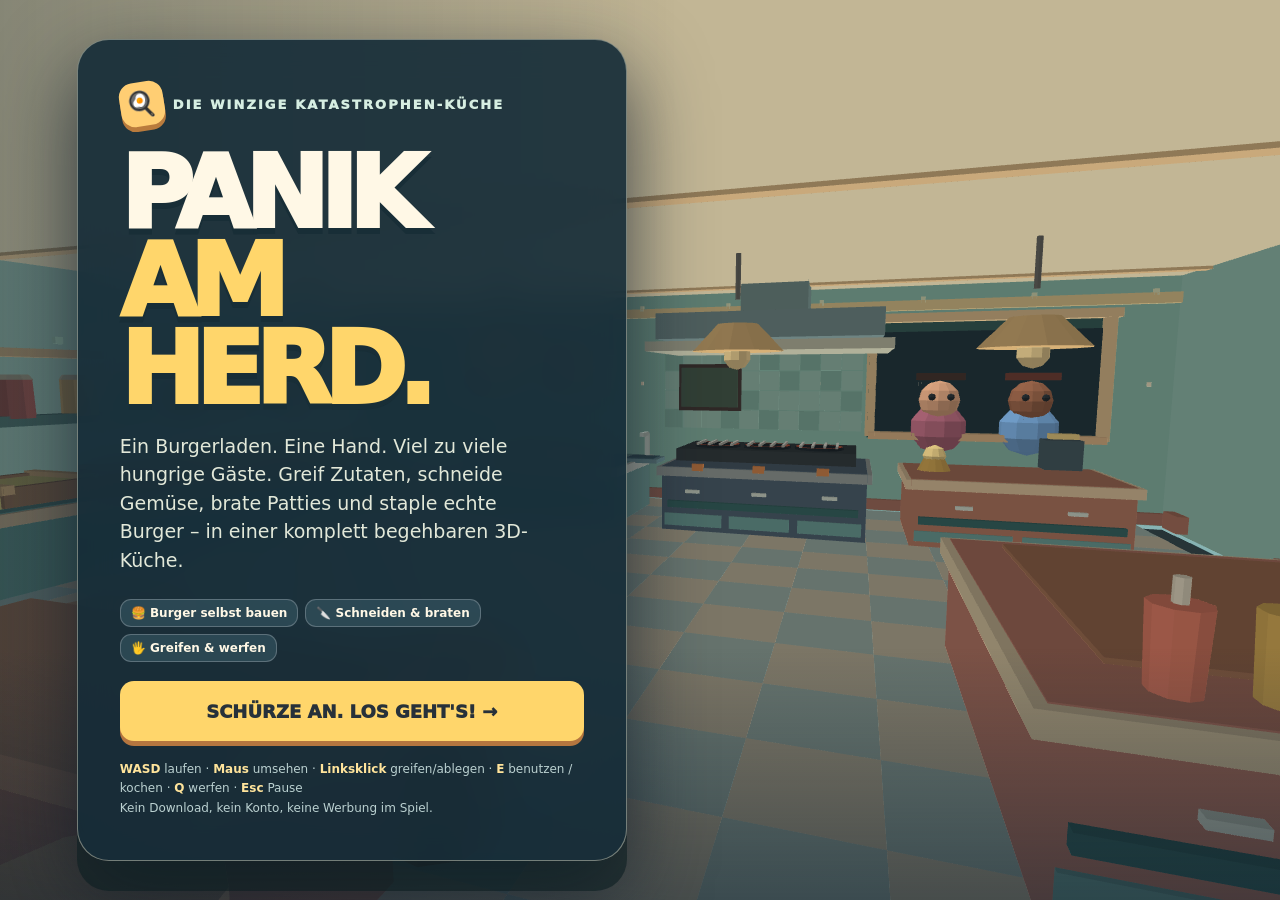
<file: party-panik/index.html>
<!doctype html>
<html lang="de">
<head>
<meta charset="utf-8">
<meta name="viewport" content="width=device-width,initial-scale=1,viewport-fit=cover">
<meta name="theme-color" content="#131d27">
<meta name="description" content="PANIK AM HERD — ein kostenloser, echter 3D-Ego-Kochsimulator. Zutaten greifen, Gemüse schneiden, Burger braten, stapeln und Gäste bedienen.">
<title>PANIK AM HERD 🍔 | 3D Kochsimulator</title>
<style>
:root{color-scheme:dark;--bg:#111c29;--panel:#192b36ee;--ink:#fff8e6;--muted:#c0d1ca;--yellow:#ffd66b;--orange:#f8955d;--green:#97dbaf;--red:#f68080;--border:#ffffff35;--font:system-ui,-apple-system,BlinkMacSystemFont,"Segoe UI",sans-serif}
*{box-sizing:border-box}html,body{margin:0;height:100%;overflow:hidden;background:#6b9995;color:var(--ink);font-family:var(--font)}body{user-select:none;-webkit-user-select:none;overscroll-behavior:none}button{font:inherit;cursor:pointer;touch-action:manipulation}button:focus-visible{outline:3px solid var(--yellow);outline-offset:2px}button:disabled{opacity:.5;cursor:not-allowed}canvas{position:fixed;inset:0;width:100%;height:100%;display:block;touch-action:none}body:after{content:"";position:fixed;inset:0;pointer-events:none;background:linear-gradient(0deg,#0b1e2e77,transparent 28%),linear-gradient(90deg,#0e273755,transparent 53%)}[hidden]{display:none!important}
#menu{position:fixed;inset:0;display:flex;align-items:center;justify-content:flex-start;padding:clamp(22px,6vw,95px);z-index:4;pointer-events:none}
.menu-card{pointer-events:auto;width:min(100%,550px);background:#142b37e8;border:1px solid #fff9dc66;border-radius:32px;padding:clamp(23px,4vw,42px);box-shadow:0 30px 0 #0e20239e,0 30px 80px #0d1a27bb;backdrop-filter:blur(16px)}
.brand{display:flex;align-items:center;gap:9px;font-size:13px;letter-spacing:.16em;font-weight:1000;color:#d6eee2;text-transform:uppercase}.brand-icon{width:44px;height:44px;display:grid;place-items:center;background:#ffce73;border-radius:14px;font-size:25px;box-shadow:0 5px 0 #b97b3d;transform:rotate(-9deg)}
h1{font-size:clamp(59px,7.8vw,104px);line-height:.88;letter-spacing:-.085em;font-weight:1000;margin:24px 0 18px;text-shadow:0 6px 0 #182e37}h1 em{display:block;color:var(--yellow);font-style:normal}.menu-desc{font-size:clamp(15px,1.7vw,19px);line-height:1.5;max-width:420px;color:#e2e8d9;margin:0 0 25px}.badge{display:inline-flex;align-items:center;gap:6px;color:#ffdfa6;background:#584e3a;border:1px solid #a88c5d;border-radius:100px;padding:7px 12px;font-size:11px;letter-spacing:.13em;font-weight:1000;text-transform:uppercase}.menu-tags{display:flex;gap:7px;flex-wrap:wrap;margin-bottom:19px}.menu-tags span{background:#355360b0;border:1px solid #ffffff3a;padding:6px 10px;border-radius:11px;font-size:12px;font-weight:800}.btn{display:inline-flex;align-items:center;justify-content:center;gap:10px;min-height:49px;padding:13px 19px;border-radius:14px;border:0;background:var(--yellow);color:#27313a;font-weight:1000;box-shadow:0 5px 0 #b5763f;transition:transform .12s,filter .12s}.btn:hover{filter:brightness(1.06);transform:translateY(-2px)}.btn:active{transform:translateY(2px);box-shadow:0 2px 0 #b5763f}.btn.big{font-size:18px;min-height:60px;width:100%}.btn.secondary{background:#eaf2e9;color:#263846;box-shadow:0 5px 0 #718f91}.btn.ghost{background:#284759;color:#f4faec;border:1px solid #8da6ac;box-shadow:none}.menu-help{color:#bbd1d1;font-size:12px;line-height:1.6;margin:19px 0 0}.menu-help b{color:#ffe49b}
#hud{position:fixed;inset:0;pointer-events:none;z-index:2;padding:max(16px,env(safe-area-inset-top)) max(17px,env(safe-area-inset-right)) max(17px,env(safe-area-inset-bottom)) max(17px,env(safe-area-inset-left));display:flex;flex-direction:column;gap:12px}.hud-top{display:flex;align-items:flex-start;justify-content:space-between;gap:9px}.hud-stat-row{display:flex;gap:7px;align-items:center;flex-wrap:wrap}.stat{min-width:86px;background:#132735e8;border:1px solid #ffffff44;border-radius:15px;box-shadow:0 5px 0 #11232a75;padding:9px 15px;backdrop-filter:blur(10px)}.stat small{display:block;color:#b2c9cb;letter-spacing:.12em;font-size:10px;font-weight:1000}.stat strong{font-size:25px;letter-spacing:-.05em;color:#ffe198}.pause-btn{pointer-events:auto;width:49px;height:49px;border:1px solid #ffffff56;background:#142f3dde;color:#fff7e2;border-radius:15px;font-size:22px}
.left-hud{display:flex;flex-direction:column;gap:10px;align-self:flex-start;max-width:325px;max-height:calc(100% - 175px);overflow-y:auto;overflow-x:hidden;padding:2px 4px 12px 2px;pointer-events:none}.order-card{background:#f9f0d9;color:#364047;border-radius:15px;box-shadow:5px 7px 0 #182f38b0;border:3px solid #e3cda6;padding:15px 19px;transform:rotate(-1deg)}.order-top{display:flex;align-items:center;justify-content:space-between;gap:8px;color:#9b6556;font-size:11px;text-transform:uppercase;letter-spacing:.12em;font-weight:1000}.order-card h2{font-size:24px;line-height:1.07;letter-spacing:-.05em;margin:8px 0 11px}.recipe-line{display:flex;align-items:center;gap:9px;padding:4px 0;border-bottom:1px dashed #c4b39e;font-size:13px;font-weight:800}.recipe-line:last-child{border:0}.recipe-line.done{color:#218467}.recipe-line .check{margin-left:auto;color:#18865c;font-size:13px}.order-foot{display:flex;justify-content:space-between;align-items:center;font-weight:1000;font-size:12px;color:#8b5946;margin-top:12px}.hint-card{background:#132e3bcb;color:#e4efe5;border:1px solid #ffffff43;border-radius:14px;padding:11px 13px;backdrop-filter:blur(5px);font-size:11px;line-height:1.7}.hint-card b{color:var(--yellow)}.hint-card .key{display:inline-block;background:#344b5a;border:1px solid #ffffff4a;padding:0 5px;border-radius:4px;color:white;font-size:11px;font-weight:1000}
#reticle{position:fixed;left:50%;top:50%;width:12px;height:12px;transform:translate(-50%,-50%);z-index:3;pointer-events:none;border:2px solid #fff7e7;border-radius:100%;box-shadow:0 0 0 1px #102e40,0 0 9px #0007}#reticle.active{border-color:#ffce64;box-shadow:0 0 0 3px #ffce6480,0 0 17px #ffc650bb}#interaction{position:fixed;z-index:4;pointer-events:none;bottom:clamp(94px,15vh,135px);left:50%;transform:translateX(-50%);min-height:36px;max-width:80vw;display:flex;align-items:center;justify-content:center;gap:8px;background:#132e3be8;border:1px solid #ffffff66;border-radius:12px;padding:8px 13px;font-weight:900;font-size:13px;box-shadow:0 5px 20px #0005;white-space:nowrap}#interaction:empty{display:none}.context-key{border:1px solid #ffdaa5;background:#ffcf70;color:#25313b;border-radius:5px;padding:1px 5px;font-weight:1000;font-size:11px}.held-info{position:fixed;right:18px;bottom:18px;z-index:2;pointer-events:none;background:#162f3de8;border:1px solid #ffffff4d;border-radius:14px;padding:11px 15px;text-align:right;min-width:145px}.held-info b{display:block;color:#ffdc87;font-size:15px}.held-info small{font-size:11px;color:#c0d2d6}.toast{position:fixed;left:50%;top:17%;transform:translate(-50%,-12px);background:#fef4dc;color:#30404b;border:2px solid #ffd05d;border-radius:16px;padding:10px 17px;font-size:15px;font-weight:1000;opacity:0;transition:.22s;pointer-events:none;z-index:8;text-align:center;max-width:88vw;box-shadow:0 5px 0 #c29a63}.toast.show{opacity:1;transform:translate(-50%,0)}
#lockhelp{position:fixed;z-index:3;left:50%;bottom:35px;transform:translateX(-50%);background:#213b47e8;color:white;border:1px solid #ffffff44;border-radius:12px;padding:8px 16px;font-size:12px;font-weight:850;pointer-events:none;white-space:nowrap}#progress{position:fixed;left:50%;bottom:13px;transform:translateX(-50%);height:5px;width:min(280px,55vw);border-radius:30px;background:#233d4b7a;z-index:2;pointer-events:none;overflow:hidden}#progressFill{height:100%;width:0;background:linear-gradient(90deg,#f8b45e,#fff3a2);transition:width .1s}
.screen{position:fixed;inset:0;z-index:9;background:#112533b9;backdrop-filter:blur(9px);display:grid;place-items:center;padding:19px}.dialog{width:min(470px,100%);background:#21394a;border:2px solid #c0d2bc;border-radius:27px;padding:28px;text-align:center;box-shadow:0 13px 0 #0b1e2c}.dialog .em{font-size:53px}.dialog h2{font-size:34px;line-height:1.02;letter-spacing:-.06em;margin:8px 0}.dialog p{color:#d1e0dc;font-size:14px}.dialog .statsline{display:flex;justify-content:center;gap:22px;margin:20px 0;font-weight:900}.dialog .statsline b{display:block;font-size:26px;color:#ffe38d}.dialog .actions{display:flex;justify-content:center;gap:10px;flex-wrap:wrap}.dialog .tiny{font-size:12px;color:#bed3d2}
#touch{position:fixed;inset:auto 0 15px;z-index:4;display:none;justify-content:space-between;align-items:flex-end;padding:0 18px;pointer-events:none}.joystick{pointer-events:auto;touch-action:none;width:116px;height:116px;border-radius:50%;border:3px solid #fff5d277;background:#17364bb9;position:relative;display:grid;place-items:center}.joystick:before{content:"✣";font-size:29px;color:#fff8e2aa}.knob{position:absolute;left:50%;top:50%;width:53px;height:53px;border-radius:50%;background:#ffcf71;border:3px solid #fff2c4;transform:translate(-50%,-50%);box-shadow:0 4px 0 #a36b35;pointer-events:none}.touch-actions{display:flex;flex-direction:column;gap:9px;pointer-events:auto}.touch-actions button{min-width:85px;min-height:45px;padding:9px 12px;border-radius:12px;border:2px solid #fff4db9e;color:#2b3440;font-weight:1000;background:#ffcd74;box-shadow:0 4px 0 #a16c41}.touch-actions #touchClick{background:#f99a79}.touch-look{position:fixed;z-index:1;right:0;top:0;width:60vw;height:75vh;touch-action:none;pointer-events:none}
#error{position:fixed;inset:0;z-index:100;display:grid;place-items:center;background:#122839;text-align:center;padding:24px}#error>div{max-width:450px}
@media(pointer:coarse){#touch.playing{display:flex}.hint-card{display:none}#lockhelp{display:none}.held-info{bottom:220px}#interaction{bottom:225px}.touch-look{pointer-events:auto}}
@media(max-width:760px){#menu{align-items:flex-end;padding:14px 14px max(20px,env(safe-area-inset-bottom))}.menu-card{max-width:530px;padding:22px;border-radius:23px}h1{font-size:clamp(58px,13vw,82px);margin:17px 0 13px}.menu-desc{font-size:14px;margin-bottom:15px}.menu-tags{margin-bottom:13px}.menu-help{font-size:11px;margin-top:12px}.hud-top{gap:6px}.stat{min-width:69px;padding:7px 9px;border-radius:10px}.stat strong{font-size:20px}.stat small{font-size:8px}.pause-btn{height:39px;width:39px;border-radius:11px}.left-hud{max-width:222px;max-height:49vh}.order-card{padding:9px 12px;border-width:2px}.order-card h2{font-size:19px;margin:5px 0 7px}.recipe-line{font-size:11px;padding:2px 0;gap:5px}.order-top,.order-foot{font-size:9px}.held-info{padding:8px 11px;min-width:111px;right:12px}.held-info b{font-size:12px}.held-info small{font-size:9px}}
@media(max-height:670px){.menu-card{padding:17px 22px}h1{font-size:clamp(48px,8vh,75px);margin:13px 0}.menu-desc{font-size:13px;line-height:1.35;margin-bottom:11px}.menu-tags{margin-bottom:9px}.menu-help{margin-top:11px}.btn.big{min-height:43px;padding:9px}.left-hud{max-height:48vh}}
@media(max-height:460px) and (orientation:landscape){#menu{align-items:center;justify-content:flex-start;padding:13px}.menu-card{width:390px;padding:13px}.brand{font-size:10px}.brand-icon{width:30px;height:30px}h1{font-size:45px;margin:9px 0}.menu-desc{font-size:12px;margin-bottom:7px}.menu-tags{display:none}.menu-help{display:none}.btn.big{min-height:34px}.left-hud{max-height:60vh}.joystick{height:85px;width:85px}.touch-actions button{min-height:35px}.touch-actions{gap:5px}.held-info{bottom:13px}.order-card h2{font-size:15px}.recipe-line{font-size:9px}.order-card{padding:6px 8px}#interaction{bottom:90px}}
@media(prefers-reduced-motion:reduce){*,*:before,*:after{transition:none!important}}
</style>
</head>
<body>
<canvas id="world" aria-label="3D Restaurantküche aus der Ego-Perspektive"></canvas>
<div id="menu"><div class="menu-card"><div class="brand"><span class="brand-icon">🍳</span> DIE WINZIGE KATASTROPHEN-KÜCHE</div><h1>PANIK<br><em>AM HERD.</em></h1><p class="menu-desc">Ein Burgerladen. Eine Hand. Viel zu viele hungrige Gäste. Greif Zutaten, schneide Gemüse, brate Patties und staple echte Burger – in einer komplett begehbaren 3D-Küche.</p><div class="menu-tags"><span>🍔 Burger selbst bauen</span><span>🔪 Schneiden & braten</span><span>🖐️ Greifen & werfen</span></div><button class="btn big" id="start">SCHÜRZE AN. LOS GEHT'S! →</button><div class="menu-help"><b>WASD</b> laufen · <b>Maus</b> umsehen · <b>Linksklick</b> greifen/ablegen · <b>E</b> benutzen / kochen · <b>Q</b> werfen · <b>Esc</b> Pause<br>Kein Download, kein Konto, keine Werbung im Spiel.</div></div></div>
<div id="hud" hidden><div class="hud-top"><div class="hud-stat-row"><div class="stat"><small>⏱ SCHICHT</small><strong id="time">05:00</strong></div><div class="stat"><small>💰 KASSE</small><strong id="cash">0 €</strong></div><div class="stat"><small>🍔 SERVIERT</small><strong id="served">0</strong></div></div><button class="pause-btn" id="pause" title="Pause (Esc)">⏸</button></div><div class="left-hud"><div class="order-card"><div class="order-top"><span>🧾 BESTELLUNG <span id="orderNum">#01</span></span><span id="orderTime">60 s</span></div><h2 id="orderTitle">Classic Burger</h2><div id="recipe"></div><div class="order-foot"><span id="orderReward">💰 25 €</span><span>ABGABE → FENSTER</span></div></div><div class="hint-card"><b>SO KOCHST DU:</b><br><span class="key">KLICK</span> Zutat greifen / ablegen<br><span class="key">E</span> Schneidebrett, Grill, Teller, Fenster<br><span class="key">Q</span> Zutat werfen · <span class="key">R</span> Teller leeren<br><span class="key">ESC</span> Pause & Steuerung</div></div><div id="reticle"></div><div id="interaction"></div><div id="progress"><div id="progressFill"></div></div><div class="held-info"><small>🖐 IN DER HAND</small><b id="held">NICHTS</b><small id="heldDetail">Zutaten mit Klick greifen</small></div><div id="lockhelp">Klicke ins Spiel, um dich umzusehen</div></div>
<div id="toast" class="toast" aria-live="polite"></div>
<div class="screen" id="pauseScreen" hidden><div class="dialog"><div class="em">🥄</div><h2>KURZE KÜCHENPAUSE!</h2><p>Dein Burger läuft nicht weg. Hoffentlich.</p><div class="actions"><button id="resume" class="btn">▶ Weiterspielen</button><button id="restartPause" class="btn secondary">↻ Neustart</button><button id="menuPause" class="btn ghost">Menü</button></div><p class="tiny">WASD bewegen · Maus umsehen · Klick greifen/ablegen · E benutzen · Q werfen · R Teller leeren</p></div></div>
<div class="screen" id="endScreen" hidden><div class="dialog"><div class="em" id="endEmoji">🏆</div><h2 id="endTitle">FEIERABEND!</h2><p id="endSubtitle">Die Küche steht noch. Das ist schon mal gut.</p><div class="statsline"><div><b id="finalCash">0 €</b>Einnahmen</div><div><b id="finalServed">0</b>Burger</div><div><b id="finalBest">0 €</b>Rekord</div></div><div class="actions"><button id="restartEnd" class="btn">🍔 Neue Schicht</button><button id="menuEnd" class="btn secondary">Zum Menü</button></div></div></div>
<div id="touch"><div class="joystick" id="joystick"><div class="knob" id="knob"></div></div><div class="touch-actions"><button id="touchClick">🖐 GREIFEN</button><button id="touchUse">⚡ BENUTZEN</button><button id="touchThrow">💨 WERFEN</button><button id="touchClear">🧼 LEEREN</button></div></div><div class="touch-look" id="touchLook"></div>
<div id="error" hidden><div><h2>😢 3D-Grafik nicht verfügbar</h2><p>Für die Küche wird WebGL benötigt. Bitte einen aktuellen Browser mit aktivierter Grafikbeschleunigung verwenden.</p></div></div>
<script>
/* PANIK AM HERD — an original, dependency-free low-poly first-person cooking game.
   All meshes, shading, mechanics and sound are authored here. WebGL 1 compatible. */
(()=>{'use strict';
const $=id=>document.getElementById(id),canvas=$('world');
const PI=Math.PI,TAU=PI*2,clamp=(v,a,b)=>Math.min(b,Math.max(a,v)),lerp=(a,b,t)=>a+(b-a)*t;
const vsub=(a,b)=>[a[0]-b[0],a[1]-b[1],a[2]-b[2]],dot=(a,b)=>a[0]*b[0]+a[1]*b[1]+a[2]*b[2],cross=(a,b)=>[a[1]*b[2]-a[2]*b[1],a[2]*b[0]-a[0]*b[2],a[0]*b[1]-a[1]*b[0]],normalize=a=>{const l=Math.hypot(...a)||1;return a.map(x=>x/l)};
const rgbCache=new Map();function rgb(s){if(Array.isArray(s))return s;if(rgbCache.has(s))return rgbCache.get(s);const n=parseInt(s.substring(1),16),c=[(n>>16&255)/255,(n>>8&255)/255,(n&255)/255];rgbCache.set(s,c);return c}
let seed=87321;function rand(){seed=(Math.imul(1664525,seed)+1013904223)>>>0;return seed/4294967296}function range(a,b){return a+(b-a)*rand()}
function perspective(fov,aspect,n,f){const t=1/Math.tan(fov*.5),d=1/(n-f);return new Float32Array([t/aspect,0,0,0,0,t,0,0,0,0,(f+n)*d,-1,0,0,2*f*n*d,0])}
function lookAt(eye,target){const z=normalize(vsub(eye,target)),x=normalize(cross([0,1,0],z)),y=cross(z,x);return new Float32Array([x[0],y[0],z[0],0,x[1],y[1],z[1],0,x[2],y[2],z[2],0,-dot(x,eye),-dot(y,eye),-dot(z,eye),1])}
function matMul(a,b){const r=new Float32Array(16);for(let j=0;j<4;j++)for(let i=0;i<4;i++){let s=0;for(let k=0;k<4;k++)s+=a[k*4+i]*b[j*4+k];r[j*4+i]=s}return r}
class Mesh{
 constructor(){this.data=[]}
 tri(a,b,c,col){const n=normalize(cross(vsub(b,a),vsub(c,a))),C=rgb(col);for(const p of[a,b,c])this.data.push(...p,...n,...C)}
 quad(a,b,c,d,col){this.tri(a,b,c,col);this.tri(a,c,d,col)}
 box(x,y,z,w,h,d,col,rot=0){const co=Math.cos(rot),si=Math.sin(rot),p=(a,b,c)=>[x+a*co-c*si,y+b,z+a*si+c*co],A=p(-w/2,0,-d/2),B=p(w/2,0,-d/2),C=p(w/2,h,-d/2),D=p(-w/2,h,-d/2),E=p(-w/2,0,d/2),F=p(w/2,0,d/2),G=p(w/2,h,d/2),H=p(-w/2,h,d/2);this.quad(A,B,C,D,col);this.quad(F,E,H,G,col);this.quad(E,A,D,H,col);this.quad(B,F,G,C,col);this.quad(D,C,G,H,col);this.quad(E,F,B,A,col)}
 cylinder(x,y,z,r0,r1,h,col,n=11){for(let i=0;i<n;i++){const a=i*TAU/n,b=(i+1)*TAU/n,P=[x+r0*Math.cos(a),y,z+r0*Math.sin(a)],Q=[x+r0*Math.cos(b),y,z+r0*Math.sin(b)],R=[x+r1*Math.cos(b),y+h,z+r1*Math.sin(b)],S=[x+r1*Math.cos(a),y+h,z+r1*Math.sin(a)];this.quad(P,Q,R,S,col);if(r0>0)this.tri([x,y,z],Q,P,col);if(r1>0)this.tri([x,y+h,z],S,R,col)}}
 ball(x,y,z,r,col,n=10,rows=5,sx=1,sy=1,sz=1){for(let j=0;j<rows;j++){const t=j*PI/rows,t1=(j+1)*PI/rows;for(let i=0;i<n;i++){const a=i*TAU/n,b=(i+1)*TAU/n,P=(q,l)=>[x+r*sx*Math.sin(q)*Math.cos(l),y+r*sy*Math.cos(q),z+r*sz*Math.sin(q)*Math.sin(l)];this.quad(P(t,a),P(t,b),P(t1,b),P(t1,a),col)}}}
 disc(x,y,z,r,col,n=20){for(let i=0;i<n;i++){const a=i*TAU/n,b=(i+1)*TAU/n;this.tri([x,y,z],[x+r*Math.cos(a),y,z+r*Math.sin(a)],[x+r*Math.cos(b),y,z+r*Math.sin(b)],col)}}
 ring(x,y,z,r0,r1,col,n=22){for(let i=0;i<n;i++){const a=i*TAU/n,b=(i+1)*TAU/n,p=(r,t)=>[x+r*Math.cos(t),y,z+r*Math.sin(t)];this.quad(p(r0,a),p(r1,a),p(r1,b),p(r0,b),col)}}
 beam(a,b,w,col){const v=normalize(vsub(b,a)),ref=Math.abs(v[1])>.9?[1,0,0]:[0,1,0],u=normalize(cross(v,ref)),n=normalize(cross(v,u)),p=(base,da,db)=>base.map((t,i)=>t+u[i]*da*w+n[i]*db*w),A=p(a,-.5,-.5),B=p(a,.5,-.5),C=p(a,.5,.5),D=p(a,-.5,.5),E=p(b,-.5,-.5),F=p(b,.5,-.5),G=p(b,.5,.5),H=p(b,-.5,.5);this.quad(A,B,F,E,col);this.quad(B,C,G,F,col);this.quad(C,D,H,G,col);this.quad(D,A,E,H,col);this.quad(A,D,C,B,col);this.quad(E,F,G,H,col)}
}
const gl=canvas.getContext('webgl',{antialias:true,alpha:false,stencil:false,powerPreference:'high-performance'})||canvas.getContext('experimental-webgl');if(!gl){$('error').hidden=false;return}
const vs=`attribute vec3 a_pos;attribute vec3 a_normal;attribute vec3 a_color;uniform mat4 u_mvp;uniform vec3 u_eye;varying vec3 v_color;varying float v_fog;void main(){vec3 n=normalize(a_normal);float sun=max(dot(n,normalize(vec3(-0.54,0.91,0.4))),0.0);float soft=max(dot(n,normalize(vec3(0.5,0.3,-0.5))),0.0);v_color=a_color*(0.56+sun*0.36+soft*0.12);v_fog=clamp((distance(a_pos,u_eye)-22.0)/44.0,0.0,0.34);gl_Position=u_mvp*vec4(a_pos,1.0);}`;
const fs=`precision mediump float;varying vec3 v_color;varying float v_fog;void main(){gl_FragColor=vec4(mix(v_color,vec3(0.53,0.69,0.69),v_fog),1.0);}`;
function compile(type,code){const s=gl.createShader(type);gl.shaderSource(s,code);gl.compileShader(s);if(!gl.getShaderParameter(s,gl.COMPILE_STATUS))throw Error(gl.getShaderInfoLog(s));return s}
let program;try{program=gl.createProgram();gl.attachShader(program,compile(gl.VERTEX_SHADER,vs));gl.attachShader(program,compile(gl.FRAGMENT_SHADER,fs));gl.linkProgram(program);if(!gl.getProgramParameter(program,gl.LINK_STATUS))throw Error(gl.getProgramInfoLog(program));}catch(e){console.error(e);$('error').hidden=false;return}
gl.useProgram(program);gl.enable(gl.DEPTH_TEST);gl.depthFunc(gl.LEQUAL);gl.disable(gl.CULL_FACE);gl.clearColor(.53,.7,.7,1);
const attr=[gl.getAttribLocation(program,'a_pos'),gl.getAttribLocation(program,'a_normal'),gl.getAttribLocation(program,'a_color')],uniM=gl.getUniformLocation(program,'u_mvp'),uniEye=gl.getUniformLocation(program,'u_eye');
const makeGPU=(m,usage=gl.STATIC_DRAW)=>{const b=gl.createBuffer();gl.bindBuffer(gl.ARRAY_BUFFER,b);gl.bufferData(gl.ARRAY_BUFFER,new Float32Array(m.data),usage);return{buffer:b,count:m.data.length/9}},dynGPU={buffer:gl.createBuffer(),count:0};
function drawGPU(g){if(!g.count)return;gl.bindBuffer(gl.ARRAY_BUFFER,g.buffer);for(let i=0;i<3;i++){gl.enableVertexAttribArray(attr[i]);gl.vertexAttribPointer(attr[i],3,gl.FLOAT,false,36,12*i)}gl.drawArrays(gl.TRIANGLES,0,g.count)}
let resW=0,resH=0,projection,viewProj,camEye=[0,1.72,3],camForward=[0,0,-1];function resize(){const scale=Math.min(devicePixelRatio||1,1.6),w=Math.max(1,Math.floor(innerWidth*scale)),h=Math.max(1,Math.floor(innerHeight*scale));if(w!==resW||h!==resH){resW=canvas.width=w;resH=canvas.height=h;gl.viewport(0,0,w,h);projection=perspective(68*PI/180,w/h,.07,80)}}addEventListener('resize',resize);resize();
const P={cream:'#f3e4bd',cream2:'#e4d4ad',mint:'#8bc8bb',mint2:'#79baa9',dark:'#243946',deep:'#1b2c39',wood:'#a96e4e',woodHi:'#d39568',steel:'#899da2',steelHi:'#b7c9c5',teal:'#4f8d8a',tile:'#d6cfb6',floor:'#bfc6ba',red:'#e3786b',gold:'#ffc66d',green:'#84bf82'};
const world=new Mesh();const surfaces=[];const solid=[];let staticGPU;
function surface(x,z,w,d,y){surfaces.push({x,z,w,d,y})}
function counter(x,z,w,d,h,front='#678e88',top='#c5d5ce'){
 world.box(x,.06,z,w,h,d,front);world.box(x,h-.11,z,w+.16,.16,d+.16,top);world.box(x,h-.68,z+d/2+.04,w-.25,.12,.09,'#3d6e6b');
 const sections=Math.max(1,Math.round(w/1.35));for(let k=0;k<sections;k++){const xx=x-w/2+(k+.5)*w/sections;world.box(xx,.16,z+d/2+.059,w/sections-.14,h-.95,.04,'#74a7a0');world.box(xx,h-.4,z+d/2+.095,.25,.055,.08,'#dce5d5')}
 surface(x,z,w,d,h+.055);solid.push({x,z,w,d});}
function wall(x,y,z,w,h,d,col){world.box(x,y,z,w,h,d,col)}
function signPanel(x,y,z,w,h,col){world.box(x,y,z,w,h,.07,'#493e3c');world.box(x,y+.08,z+.052,w-.13,h-.16,.07,col)}
function makeKitchen(){
 // Warm checkerboard floor and generous room envelope.
 world.box(0,-.35,0,19,.24,16.4,'#465d62');for(let x=-9;x<9;x++)for(let z=-8;z<8;z++)world.box(x+.5,-.09,z+.5,1,.08,1,(x+z)%2?'#ddd2b6':'#b7cec3');
 world.box(0,-.36,0,19.5,.13,16.6,'#274b50');
 wall(0,0,-8.12,19,4.9,.24,'#92c2af');wall(-9.53,0,0,.24,4.9,16.55,'#afd4bf');wall(9.53,0,0,.24,4.9,16.55,'#9bc9b7');
 wall(0,4.81,0,19.3,.17,16.6,'#f1e1ba');world.box(0,4.7,0,19.3,.13,16.6,'#d8cba6');
 for(let x=-9;x<=9;x+=2){world.box(x,2.66,-7.94,.055,.08,.06,'#fbebca');world.box(x,4.35,-7.94,.08,.12,.08,'#dfe3bb')}
 for(let z=-7;z<8;z+=2)world.box(-9.35,3.4,z,.08,.12,.12,'#c8f0d0');
 world.box(0,.03,-7.95,19,.22,.14,'#ad7664');world.box(0,4.2,-7.95,19,.2,.1,'#e6cd94');
 // Service pass-through (illusion of a real opening using dark framed window on wall).
 world.box(6.15,1.57,-7.96,4.3,2.46,.13,'#3b625e');world.box(6.15,1.72,-7.87,4.03,2.04,.11,'#273d45');world.box(6.15,1.57,-7.75,4.25,.14,.42,'#e7bd8d');
 for(let s of[-1,1])world.box(6.15+s*2.1,1.62,-7.76,.19,2.4,.2,'#e6c693');
 world.box(6.15,3.95,-7.8,4.55,.17,.32,'#e6c693');
 // Front wall openings / door frame away from the camera.
 for(let x of[-9,-5,5,9])world.box(x,0,8,.16,4.5,.18,'#b9d6c2');
 // Ingredient supply long counter, side wall.
 counter(-7.5,-.15,2.35,11.65,1.08,'#648f84','#cfb28b');
 // Colorful ingredient crate shells, full pantry shelves and hanging trays.
 const srcZ=[-4.64,-2.80,-.96,.88,2.72,4.56];const binColors=['#d9a66f','#e1af6a','#b34f49','#dfca75','#73b16a','#dc6961'];
 for(let i=0;i<srcZ.length;i++){const z=srcZ[i];world.box(-7.3,1.13,z,1.35,.24,1.32,binColors[i]);world.box(-7.3,1.32,z-.55,1.5,.12,.14,'#dfb178');world.box(-7.3,1.32,z+.55,1.5,.12,.14,'#dfb178');for(let s of[-1,1])world.box(-7.3+s*.69,1.15,z,.11,.26,1.2,'#9c7150')}
 world.box(-8.55,2.08,-.18,.36,.16,11.7,'#5f8377');world.box(-8.55,3.14,-.18,.36,.13,11.7,'#d8b583');
 for(let i=0;i<12;i++){const z=-5.3+i*.91;world.cylinder(-8.55,2.2,z,.25,.24,.59,i%3===0?'#b96458':i%3===1?'#8ec7b1':'#ecbe76',8);world.cylinder(-8.55,2.79,z,.25,.20,.08,'#ded0ad',8)}
 // Preparation worktop, board, knives, utensils.
 counter(-2.25,-5.75,3.5,2.25,1.1,'#79a49c','#d6d9ca');
 world.box(-2.3,1.21,-5.55,1.97,.11,1.26,'#8c6246');world.box(-2.3,1.32,-5.55,1.86,.065,1.17,'#d7a56d');world.cylinder(-1.65,1.39,-5.48,.07,.07,.015,'#a57e53',8);world.box(-3.7,1.26,-5.15,.59,.035,.11,'#cdd5d1',.5);world.cylinder(-3.93,1.27,-5.25,.08,.07,.58,'#3b5260',8);
 for(let j=0;j<4;j++){let x=-3.6+j*.65;world.cylinder(x,3.49,-7.6,.05,.05,.78,'#768b86',6);world.cylinder(x,3.35,-7.6,.13,.13,.13,'#b4bcac',8)}
 // Grill, three hot plates and chimney extractor.
 counter(2.2,-5.75,3.55,2.25,1.17,'#556977','#a0a8a3');world.box(2.2,1.30,-5.75,3.18,.22,1.63,'#3a4447');
 for(const bx of[1.26,2.2,3.14]){world.cylinder(bx,1.51,-5.62,.44,.43,.055,'#232d34',16);world.ring(bx,1.57,-5.62,.35,.42,'#d26347',16);for(let k=0;k<4;k++)world.beam([bx-.31+k*.21,1.59,-6.0],[bx-.31+k*.21,1.59,-5.24],.045,'#a3a39a')}
 world.box(2.15,3.55,-6.4,4.08,.48,2.32,'#7b9391');world.box(2.15,3.32,-6.33,4.4,.18,2.5,'#c5c5ac');world.box(2.15,3.92,-7.04,1.32,.82,.81,'#78938f');for(let j=0;j<3;j++)world.box(1.1+j*1.08,1.17,-4.59,.20,.12,.1,'#df8d52');
 // Assembly and plating station plus sauce bottles.
 counter(6.22,1.52,3.04,3.62,1.13,'#c3806d','#e3d0a9');world.box(6.2,1.25,1.55,2.25,.035,2.66,'#ad785a');
 for(let j=0;j<3;j++){const x=5.35+j*.48;world.cylinder(x,1.18,3.0,.13,.15,.48,['#e78269','#deb25b','#7fa873'][j],9);world.cylinder(x,1.66,3.0,.04,.04,.14,'#e9dfc6',7)}
 world.box(7.18,1.2,3.06,.61,.2,.44,'#bcb09a');for(let j=0;j<5;j++)world.box(7.0+j*.095,1.36,3.06,.035,.015,.32,'#e8e3d3');
 // Serving hatch, point-of-sale and bell.
 counter(6.24,-5.75,3.16,2.18,1.12,'#bd8067','#e9cda5');world.box(7.18,1.24,-6.24,.57,.51,.45,'#4c6167');world.box(7.18,1.77,-6.16,.43,.09,.22,'#f5d689');world.cylinder(5.08,1.23,-5.5,.27,.16,.22,'#e6b75c',12);world.ball(5.08,1.48,-5.5,.19,'#f6d98e',10,4);
 // Sink / faucet by prep wall.
 world.box(-.34,1.13,-5.92,.74,.08,.61,'#7a9ea3');world.box(-.34,1.18,-5.92,.58,.05,.49,'#496a74');world.beam([-.34,1.15,-6.2],[-.34,1.68,-6.2],.09,'#d2dcce');world.beam([-.34,1.68,-6.2],[-.34,1.68,-5.8],.08,'#d2dcce');
 // Refrigerator / storage on rear-left (decorative).
 world.box(-4.75,.04,6.15,1.5,3.36,1.18,'#8cb7b9');world.box(-4.75,1.91,6.79,1.32,.08,.08,'#e2eae2');world.box(-5.32,2.17,6.87,.09,.95,.12,'#e8f0e2');world.box(-4.7,3.44,6.13,1.58,.15,1.26,'#d3d2bc');
 // Shelves, jars, hanging pots.
 for(const yy of[2.4,3.18]){world.box(-3.65,yy,-7.65,3.7,.15,.5,'#bd9170');for(let j=0;j<5;j++){const xx=-5.2+j*.75;world.cylinder(xx,yy+.15,-7.65,.2,.18,.48,['#d67a6f','#d3bc80','#87b4a3'][j%3],9);world.cylinder(xx,yy+.65,-7.65,.2,.2,.045,'#dedace',8)}}
 // A tiled accent wall and cooking notices.
 for(let x=-.2;x<4.1;x+=.43)for(let y=1.7;y<3.2;y+=.43)world.box(x,y,-7.84,.42,.41,.065,(Math.floor(x*10)+Math.floor(y*10))%3===0?'#86b5a3':'#9fc6b5');
 signPanel(.65,2.1,-7.72,1.4,1.03,'#4d6253');signPanel(5.05,2.58,7.87,1.55,1.25,'#e6a17c');
 // Breakfast boards / hanging signs / restaurant ceiling beams.
 for(let x of[-6,-2,2,6]){world.cylinder(x,4.0,-3.25,.04,.04,.68,'#6c6c66',7);world.cylinder(x,3.22,-3.25,.7,.31,.41,'#f0c685',12);world.ball(x,3.15,-3.25,.21,'#ffe1a0',10,5)}
 for(let z of[-7,0,7])world.box(0,4.65,z,19,.17,.22,'#e0bd89');
 // Posters, tiled kickboards, plants, small bins, wall clock.
 world.cylinder(8.68,2.85,1.7,.52,.52,.12,'#efe8cc',18);world.cylinder(8.68,2.97,1.7,.42,.42,.02,'#efb983',18);
 world.box(-.7,.05,5.6,.8,.77,.8,'#52918b');for(let j=0;j<6;j++){let a=j*TAU/6;world.beam([-.7,.82,5.6],[-.7+Math.cos(a)*.8,1.72+rand()*.3,5.6+Math.sin(a)*.7],.09,'#548b53')}
 world.cylinder(2.75,.02,6.85,.5,.39,.85,'#b86e61',10);world.cylinder(2.75,.85,6.85,.39,.38,.07,'#e0b18c',10);world.box(3.7,.02,6.75,1.2,.72,1.15,'#ab805e');
 // Guest figures outside the service window, from behind opening facade.
 for(let i=0;i<2;i++){const x=5.35+i*1.63;world.ball(x,2.38,-7.64,.39,['#edb28a','#a66d50'][i],11,6);world.ball(x,1.81,-7.7,.55,['#b96d80','#7dafe0'][i],9,5,1,.92,.65);world.ball(x-.17,2.45,-7.26,.07,'#2b3438',6,4);world.ball(x+.17,2.45,-7.26,.07,'#2b3438',6,4);world.box(x,2.78,-7.7,.86,.14,.65,['#4d3b36','#7b463c'][i])}
 // Windows (light panels) on right wall and boxes at the door, careful not to block counters.
 for(let z of[-3.0,.6,4.8]){world.box(9.34,2.13,z,.1,1.54,1.73,'#447d87');world.box(9.27,2.25,z,.1,1.28,1.5,'#9cd7d7');world.box(9.18,2.19,z,.11,1.45,.06,'#f0d7aa')}
 for(let z of[-6.9,-3.55,.1,3.55,6.9])world.box(9.19,.13,z,.17,.3,.56,'#b57964');
 // Visible menu scene details: stools, dining area, plants and mop bucket.
 for(let x of[-1.4,1.4])for(let z of[3.7,5.75]){world.cylinder(x,.06,z,.36,.31,.9,'#a87858',9);world.cylinder(x,.96,z,.49,.49,.16,'#d6a578',10)}
 world.box(0,.05,4.73,2.8,1.1,1.1,'#ad7057');world.box(0,1.17,4.73,3.12,.15,1.32,'#c58c67');solid.push({x:0,z:4.73,w:3.12,d:1.32},{x:-4.75,z:6.15,w:1.5,d:1.18});
 for(let j=0;j<6;j++){const xx=-7.4+j*2.8;world.box(xx,.02,7.81,1.05,.2,.14,'#c59a6d')}
 // Wall decorations: little geometric hanging pennants.
 for(let i=0;i<12;i++){const x=-8+i*1.4;world.beam([x,3.72,7.72],[x+.75,3.72,7.72],.035,'#f5deb9');world.tri([x,3.7,7.6],[x+.68,3.7,7.6],[x+.34,3.18,7.6],['#e8a280','#f2d77f','#95b7a9'][i%3])}
}
makeKitchen();staticGPU=makeGPU(world);world.data.length=0;
const BOARD={x:-2.3,y:1.42,z:-5.55},GRILL={x:2.2,y:1.63,z:-5.62},PLATE_HOME={x:6.22,y:1.37,z:1.42},SERVE={x:6.13,y:1.55,z:-5.75};
const srcZ=[-4.64,-2.80,-.96,.88,2.72,4.56];const sourceTypes=['bottom','top','patty','cheese','lettuce','tomato'];
const labels={bottom:'Brötchen unten',top:'Brötchen oben',patty:'Rohes Patty',cheese:'Käse',lettuce:'Salat',tomato:'Tomate',plate:'Teller'};
const orderDefs=[{name:'DER KLASSIKER',short:'Classic Burger',reward:25,parts:['bottom','patty','cheese','top']},{name:'GARTENPARTY',short:'Garden Burger',reward:34,parts:['bottom','lettuce','tomato','patty','top']},{name:'DOPPELT HÄLT BESSER',short:'Double Trouble',reward:43,parts:['bottom','patty','cheese','patty','top']},{name:'EXTRA ALLES',short:'Monster Burger',reward:52,parts:['bottom','lettuce','patty','cheese','tomato','top']}];
let phase='menu',player={x:0,y:1.74,z:2.0,yaw:0,pitch:-.14},items=[],idCounter=0,held=null,plate=null,time=300,cash=0,served=0,orderIndex=0,order=orderDefs[0],orderRemain=95,combo=0,focus=null,stationCooldown=0,particles=[],shake=0,knifeSwing=0,lastHud=0,audio=null,soundOn=true,keys=new Set(),activeLook=false,gameClock=0;
let joystick={x:0,z:0,id:null},touchLook={id:null,x:0,y:0},actionCooldown=0;
const isTouch=()=>matchMedia('(pointer:coarse)').matches;
const distXZ=(a,b)=>Math.hypot(a.x-b.x,a.z-b.z);
function toast(s){const el=$('toast');el.textContent=s;el.classList.add('show');clearTimeout(el.timer);el.timer=setTimeout(()=>el.classList.remove('show'),1800)}
function audioBeep(kind){if(!soundOn)return;try{const Audio=window.AudioContext||window.webkitAudioContext;if(!Audio)return;audio??=new Audio();if(audio.state==='suspended')audio.resume();const notes={pick:[440,620],drop:[280],chop:[170,225],sizzle:[390,490],ready:[560,690,840],serve:[370,510,670,880],oops:[210,145],tick:[480],start:[300,450,600]};(notes[kind]||notes.pick).forEach((f,i)=>{const osc=audio.createOscillator(),vol=audio.createGain(),t=audio.currentTime+.07*i;osc.type=kind==='chop'||kind==='oops'?'triangle':'sine';osc.frequency.setValueAtTime(f,t);vol.gain.setValueAtTime(.0001,t);vol.gain.exponentialRampToValueAtTime(.055,t+.009);vol.gain.exponentialRampToValueAtTime(.0001,t+.11);osc.connect(vol);vol.connect(audio.destination);osc.start(t);osc.stop(t+.12)})}catch(e){}}
function newItem(type,x,y,z,origin=-1){return{id:++idCounter,type,x,y,z,vx:0,vy:0,vz:0,rot:range(-.2,.2),status:'raw',chops:0,cook:0,source:origin,stack:[],gravity:true}}
function spawnItem(type,x,y,z,origin=-1){const item=newItem(type,x,y,z,origin);if(origin>=0)item.gravity=false;items.push(item);return item}
function reset(){items=[];idCounter=0;held=null;player={x:0,y:1.73,z:1.7,yaw:0,pitch:-.15};time=300;cash=0;served=0;orderIndex=0;order=orderDefs[0];orderRemain=95;combo=0;particles=[];gameClock=0;
 for(let i=0;i<sourceTypes.length;i++)spawnItem(sourceTypes[i],-6.61,1.56,srcZ[i],i);
 plate=spawnItem('plate',PLATE_HOME.x,PLATE_HOME.y,PLATE_HOME.z);plate.gravity=false;
 phase='play';$('menu').hidden=true;$('hud').hidden=false;$('pauseScreen').hidden=true;$('endScreen').hidden=true;$('reticle').hidden=false;$('lockhelp').hidden=isTouch();$('touch').classList.add('playing');showOrder();updateHud(true);audioBeep('start');toast('🍳 Schichtbeginn! Mach den ersten Burger!');lockMouse()}
function goMenu(){phase='menu';items=[];held=null;plate=null;keys.clear();$('menu').hidden=false;$('hud').hidden=true;$('pauseScreen').hidden=true;$('endScreen').hidden=true;$('touch').classList.remove('playing');$('lockhelp').hidden=true;if(document.pointerLockElement)document.exitPointerLock()}
function lockMouse(){if(phase==='play'&&!isTouch()&&document.pointerLockElement!==canvas)canvas.requestPointerLock?.().catch(()=>{});}
function pause(){if(phase==='play'){phase='pause';$('pauseScreen').hidden=false;keys.clear();if(document.pointerLockElement)document.exitPointerLock()}else if(phase==='pause'){phase='play';$('pauseScreen').hidden=true;lockMouse()}}
function finish(){phase='end';$('endScreen').hidden=false;$('hud').hidden=true;$('touch').classList.remove('playing');if(document.pointerLockElement)document.exitPointerLock();const best=Math.max(cash,readBest());try{localStorage.setItem('pah_best',String(best))}catch(e){}
 $('endEmoji').textContent=served>=5?'🏆':served>0?'🍔':'🥲';$('endTitle').textContent=served>=5?'KÜCHENLEGENDE!':'FEIERABEND!';$('endSubtitle').textContent=served>0?'Die Gäste sind satt. Die Küche... na ja.':'Die Gäste hatten Hunger. Morgen wird besser!';$('finalCash').textContent=cash+' €';$('finalServed').textContent=String(served);$('finalBest').textContent=best+' €';audioBeep('serve')}
function readBest(){try{return Number(localStorage.getItem('pah_best'))||0}catch(e){return 0}}
function showOrder(){const el=$('recipe');el.replaceChildren();$('orderNum').textContent='#'+String(orderIndex+1).padStart(2,'0');$('orderTitle').textContent=order.short;$('orderReward').textContent='💰 '+order.reward+' €';renderRecipe()}
function renderRecipe(){if(!plate)return;const counts={};const el=$('recipe');el.replaceChildren();let matched=0;for(let i=0;i<order.parts.length;i++){const part=order.parts[i];const done=plate.stack[i]===part;if(done)matched++;const line=document.createElement('div');line.className='recipe-line'+(done?' done':'');const em=document.createElement('span');em.textContent=({bottom:'🍞',top:'🥯',patty:'🥩',lettuce:'🥬',tomato:'🍅',cheese:'🧀'})[part];const label=document.createElement('span');label.textContent=({'bottom':'Burgerboden','top':'Burgerdeckel','patty':'Gebratenes Patty','lettuce':'Geschnittener Salat','tomato':'Geschnittene Tomate','cheese':'Käse'})[part];line.append(em,label);const indicator=document.createElement('span');indicator.className='check';indicator.textContent=done?'✓':plate.stack.length>i?'✕':'○';line.append(indicator);el.append(line)}return matched}
function nextOrder(){orderIndex++;order=orderDefs[orderIndex%orderDefs.length];orderRemain=90;combo=0;plate.stack=[];plate.x=PLATE_HOME.x;plate.y=PLATE_HOME.y;plate.z=PLATE_HOME.z;plate.vx=plate.vy=plate.vz=0;plate.gravity=false;held=null;showOrder()}
function ingredientName(item){if(!item)return'NICHTS';if(item.type==='patty')return item.status==='cooked'?'GEBRATENES PATTY':item.status==='burnt'?'VERBRANNTES PATTY':'ROHES PATTY';if(item.type==='tomato')return item.status==='cut'?'TOMATENSCHEIBEN':'TOMATE';if(item.type==='lettuce')return item.status==='cut'?'GESCHNITTENER SALAT':'SALATKOPF';if(item.type==='plate')return'TELLER'+(item.stack.length?' MIT '+item.stack.length+' ZUTATEN':'');return(labels[item.type]||item.type).toUpperCase()}
function isReady(item){if(item.type==='patty')return item.status==='cooked';if(['lettuce','tomato'].includes(item.type))return item.status==='cut';return true}
function wrongPrep(item){if(item.status==='burnt'){toast('🔥 Verbrannt! Wegwerfen oder neu braten.');audioBeep('oops');return true}if(!isReady(item)){toast(item.type==='patty'?'🔥 Das Patty muss erst auf den Grill!':'🔪 Erst auf dem Brett schneiden!');audioBeep('oops');return true}return false}
function removeItem(item){const idx=items.indexOf(item);if(idx>=0)items.splice(idx,1);if(held===item)held=null}
function supplyReplacement(item){if(item.source<0)return;const i=item.source;item.source=-1;setTimeout(()=>{if(phase==='play'||phase==='pause'){const exists=items.some(a=>a.source===i);if(!exists)spawnItem(sourceTypes[i],-6.61,1.56,srcZ[i],i)}},430)}
function grab(item){if(!item||held)return;held=item;item.gravity=false;item.vx=item.vy=item.vz=0;supplyReplacement(item);audioBeep('pick');if(item.type==='plate'&&item.stack.length)toast('🍽️ Vorsichtig zum Fenster tragen!')}
function aimDir(){const cp=Math.cos(player.pitch);return[Math.sin(player.yaw)*cp,Math.sin(player.pitch),-Math.cos(player.yaw)*cp]}
function getCamera(){return[player.x,player.y,player.z]}
function pointToRay(x,y,z){const pos=[x-player.x,y-player.y,z-player.z],dir=aimDir(),t=dot(pos,dir);if(t<=0||t>4.2)return null;return{t,off:Math.hypot(pos[0]-dir[0]*t,pos[1]-dir[1]*t,pos[2]-dir[2]*t)}}
function target(){if(phase!=='play')return null;const candidates=[];
 for(const item of items){if(item===held)continue;const c=pointToRay(item.x,item.y+(item.type==='plate'?.08:.10),item.z);if(c&&c.off<(item.type==='plate'?.64:.43))candidates.push({kind:'item',obj:item,t:c.t,score:c.t+c.off*.6})}
 const stations=[['board',BOARD.x,BOARD.y,BOARD.z,.8],['grill',GRILL.x,GRILL.y,GRILL.z,1.10],['serve',SERVE.x,SERVE.y,SERVE.z,1.06],['plate',plate?.x,plate?.y,plate?.z,.85],['trash',-4.70,1.22,6.2,.83]];
 for(const [name,x,y,z,r] of stations){if(x==null)continue;const c=pointToRay(x,y,z);if(c&&c.off<r)candidates.push({kind:'station',name,t:c.t,score:c.t+c.off*.75})}
 if(!candidates.length)return null;
 candidates.sort((a,b)=>a.score-b.score);if(held){const priority=candidates.find(c=>c.kind==='station'&&c.name!=='plate'&&c.name!=='trash'&&c.score<candidates[0].score+.22);if(priority)return priority;const pl=candidates.find(c=>c.kind==='station'&&c.name==='plate');if(pl&&pl.score<candidates[0].score+.75)return pl}
 return candidates[0]
}
function floorAt(x,z){let floor=.22;for(const s of surfaces)if(Math.abs(x-s.x)<s.w/2-.1&&Math.abs(z-s.z)<s.d/2-.1)floor=Math.max(floor,s.y+.13);return floor}
function placedAtLook(item,force){const dir=aimDir();let best=null;for(const s of surfaces){if(dir[1]<-.035){const t=(s.y+.14-player.y)/dir[1];const x=player.x+dir[0]*t,z=player.z+dir[2]*t;if(t>.35&&t<4.2&&Math.abs(x-s.x)<s.w/2&&Math.abs(z-s.z)<s.d/2&&(!best||t<best.t))best={x,z,y:s.y+.12,t}}}
 if(!best){const t=2.35;let x=player.x+dir[0]*t,z=player.z+dir[2]*t;best={x,z,y:Math.max(.25,player.y+dir[1]*t)}}
 if(force){best.x=player.x+dir[0]*1.75;best.y=player.y+dir[1]*1.75;best.z=player.z+dir[2]*1.75}
 item.x=clamp(best.x,-8.6,8.6);item.z=clamp(best.z,-7.1,7.1);item.y=Math.max(.27,best.y);item.vx=force?dir[0]*6.8:0;item.vy=force?2.4:0;item.vz=force?dir[2]*6.8:0;item.gravity=true;
 if(!force){if(item.type==='patty'&&Math.abs(item.x-GRILL.x)<1.55&&Math.abs(item.z-GRILL.z)<.95){const slots=[1.26,2.2,3.14];let nearest=slots.reduce((a,b)=>Math.abs(b-item.x)<Math.abs(a-item.x)?b:a);item.x=nearest;item.z=GRILL.z;item.y=1.77;item.vx=item.vy=item.vz=0;item.gravity=false;audioBeep('sizzle')}
 if((item.type==='tomato'||item.type==='lettuce')&&Math.abs(item.x-BOARD.x)<.95&&Math.abs(item.z-BOARD.z)<.65){item.x=BOARD.x;item.z=BOARD.z;item.y=1.53;item.vx=item.vy=item.vz=0;item.gravity=false}}
 held=null;audioBeep(force?'oops':'drop');}
function placeAtStation(name){if(!held)return false;const item=held;
 if(name==='board'){if(!['tomato','lettuce'].includes(item.type)){toast('🔪 Hier werden Tomaten und Salat geschnitten.');return true}const occupied=items.some(a=>a!==item&&['tomato','lettuce'].includes(a.type)&&Math.abs(a.x-BOARD.x)<.4&&Math.abs(a.z-BOARD.z)<.4);if(occupied){toast('🔪 Schneidebrett erst freimachen!');return true}item.x=BOARD.x;item.y=1.55;item.z=BOARD.z;item.gravity=false;held=null;audioBeep('drop');toast('🔪 Jetzt aufs Brett zielen und 3× E drücken.');return true}
 if(name==='grill'){if(item.type!=='patty'){toast('🔥 Auf den Grill gehört das Fleisch!');return true}const slots=[1.26,2.2,3.14];const slot=slots.find(x=>!items.some(a=>a!==item&&a.type==='patty'&&Math.abs(a.x-x)<.3&&Math.abs(a.z-GRILL.z)<.32));if(slot==null){toast('🔥 Alle drei Herdplatten sind voll!');return true}item.x=slot;item.y=1.76;item.z=GRILL.z;item.gravity=false;item.vx=item.vy=item.vz=0;held=null;audioBeep('sizzle');toast('🔥 Das Patty brät! In ca. 6 Sekunden fertig.');return true}
 if(name==='plate'){if(item.type==='plate'){toast('🍽️ Du hältst den Teller bereits!');return true}if(wrongPrep(item))return true;if(plate.stack.length>=7){toast('🍔 Der Burger ist schon zu hoch!');return true}if(item.type==='bottom'&&plate.stack.length){toast('🍔 Der Burgerboden gehört ganz nach unten.');return true}if(item.type==='top'&&!plate.stack.length){toast('🍔 Erst den Burgerboden auf den Teller!');return true}plate.stack.push(item.type);removeItem(item);renderRecipe();audioBeep('ready');toast('🍔 '+(labels[item.type]||item.type)+' auf den Burger!');return true}
 if(name==='serve'){if(item.type==='plate'){item.x=SERVE.x;item.y=1.47;item.z=SERVE.z;item.gravity=false;item.vx=item.vy=item.vz=0;held=null;audioBeep('drop');toast('🔔 Jetzt E am Fenster drücken und servieren!');return true}toast('🍽️ Hier gibst du den fertigen Teller ab.');return true}
 if(name==='trash'){if(item===plate){toast('🍽️ Den Teller nicht wegwerfen – mit R leeren!');return true}removeItem(item);audioBeep('drop');toast('🗑️ Entsorgt!');return true}
 return false}
function serve(){if(held&&held.type==='plate'){placeAtStation('serve');return}
 if(distXZ(plate,SERVE)>1.25){toast('🍽️ Erst den Burger-Teller ans Ausgabefenster bringen!');audioBeep('oops');return}
 if(!plate.stack.length){toast('🍔 Da ist noch kein Burger auf dem Teller!');return}
 if(plate.stack.length!==order.parts.length||!plate.stack.every((t,i)=>t===order.parts[i])){toast('❌ Falscher Burger! Mit R den Teller leeren.');audioBeep('oops');return}
 let reward=order.reward+(orderRemain>40?8:0);cash+=reward;served++;combo++;shake=.06;audioBeep('serve');toast('🎉 BESTELLUNG FERTIG! +'+reward+' €');emit(plate.x,1.6,plate.z,20,'#ffd16c');nextOrder();updateHud(true)}
function chop(){const i=items.find(a=>a!==held&&['tomato','lettuce'].includes(a.type)&&Math.abs(a.x-BOARD.x)<.65&&Math.abs(a.z-BOARD.z)<.5);if(!i){toast('🔪 Leg Tomate oder Salat aufs Brett!');return}if(i.status==='cut'){toast('✅ Schon geschnitten – jetzt auf den Burger.');return}i.chops++;knifeSwing=.17;audioBeep('chop');emit(BOARD.x,1.7,BOARD.z,5,'#eccc93');if(i.chops>=3){i.status='cut';toast('🔪 Perfekt geschnitten!');audioBeep('ready')}else toast('🔪 Schnipp! '+i.chops+'/3')}
function doUse(){if(phase!=='play')return;const a=target();if(held&&a?.kind==='item'&&a.obj===plate){placeAtStation('plate');return}if(held&&a&&a.kind==='station'&&placeAtStation(a.name))return;
 if(!held&&plate&&distXZ(plate,SERVE)<1.25&&distXZ(player,SERVE)<3.5&&a?.kind==='item'&&a.obj===plate){serve();return}
 if(a?.kind==='item'&&!held){grab(a.obj);return}
 if(a?.kind==='station'){if(a.name==='board'){chop();return}if(a.name==='serve'){serve();return}if(a.name==='plate'&&!held){grab(plate);return}}
 if(held){placeAtLook(held,false);return}
 toast('👀 Schau eine Zutat oder Station an!')}
function doClick(){if(phase!=='play')return;const a=target();if(held){if(a?.kind==='station'&&placeAtStation(a.name))return;if(a?.kind==='item'&&a.obj===plate&&placeAtStation('plate'))return;placeAtLook(held,false);return}if(a?.kind==='item')grab(a.obj);else if(a?.kind==='station'&&a.name==='plate')grab(plate);else if(a?.kind==='station'&&a.name==='board')chop();else if(a?.kind==='station'&&a.name==='serve')serve()}
function doThrow(){if(held&&phase==='play'){const i=held;placedAtLook(i,true);toast('💨 WEG DAMIT!')}}
function doEmpty(){if(phase!=='play')return;if(plate.stack.length&&(held===plate||distXZ(player,plate)<2.5)){plate.stack=[];renderRecipe();audioBeep('drop');toast('🧼 Teller geleert – neuer Versuch!')}else toast('🍽️ Halte dich in die Nähe des Tellers, um ihn zu leeren.')}
function collision(x,z){if(x< -8.85||x>8.85||z< -7.15||z>7.15)return true;for(const b of solid)if(Math.abs(x-b.x)<b.w/2+.31&&Math.abs(z-b.z)<b.d/2+.31)return true;return false}
function updateMovement(dt){let dx=Number(keys.has('d')||keys.has('arrowright'))-Number(keys.has('a')||keys.has('arrowleft')),dz=Number(keys.has('s')||keys.has('arrowdown'))-Number(keys.has('w')||keys.has('arrowup'));
 if(Math.hypot(joystick.x,joystick.z)>.1){dx=joystick.x;dz=joystick.z}
 const n=Math.hypot(dx,dz)||1,side=[Math.cos(player.yaw),Math.sin(player.yaw)],front=[Math.sin(player.yaw),-Math.cos(player.yaw)];const speed=keys.has('shift')?4.85:3.25;const vx=(side[0]*dx/n-front[0]*dz/n)*speed*dt,vz=(side[1]*dx/n-front[1]*dz/n)*speed*dt;if(!collision(player.x+vx,player.z))player.x+=vx;if(!collision(player.x,player.z+vz))player.z+=vz;
 player.y=1.73+Math.sin(gameClock*10)*.025*Math.min(1,Math.hypot(dx,dz));}
function foodPhysics(dt){for(const item of items){if(item===held)continue;
 if(item.type==='patty'&&Math.abs(item.x-GRILL.x)<1.45&&Math.abs(item.z-GRILL.z)<.59&&item.y>=1.55&&item.y<2.05){item.cook+=dt;if(item.status==='raw'&&item.cook>=6){item.status='cooked';if(distXZ(player,item)<7){toast('🥩 Patty fertig! Jetzt vom Grill nehmen.');audioBeep('ready')}}if(item.status==='cooked'&&item.cook>=19){item.status='burnt';toast('🔥 Ein Patty ist verbrannt!');audioBeep('oops')}}
 if(!item.gravity)continue;
 item.vy-=13*dt;item.x+=item.vx*dt;item.y+=item.vy*dt;item.z+=item.vz*dt;
 const floor=floorAt(item.x,item.z);if(item.y<floor){item.y=floor;if(item.vy<-.7)item.vy=-item.vy*.15;else item.vy=0;item.vx*=Math.pow(.08,dt);item.vz*=Math.pow(.08,dt)}
 item.x=clamp(item.x,-8.7,8.7);item.z=clamp(item.z,-7.4,7.4);
 }
 // Hold object in a visible one-hand position, following the view.
 if(held){const dir=aimDir(),right=[Math.cos(player.yaw),0,Math.sin(player.yaw)];held.x=player.x+dir[0]*1.65+right[0]*.31;held.y=player.y+dir[1]*1.65-.34;held.z=player.z+dir[2]*1.65+right[2]*.31;held.rot=lerp(held.rot,player.yaw,.16)}
}
function emit(x,y,z,n,color){for(let k=0;k<n;k++)particles.push({x,y,z,vx:range(-1.8,1.8),vy:range(1.5,4),vz:range(-1.8,1.8),life:range(.25,.8),color})}
function update(dt){gameClock+=dt;time=Math.max(0,time-dt);orderRemain=Math.max(0,orderRemain-dt);stationCooldown=Math.max(0,stationCooldown-dt);shake=Math.max(0,shake-dt);knifeSwing=Math.max(0,knifeSwing-dt);
 updateMovement(dt);foodPhysics(dt);
 if(orderRemain===0){cash=Math.max(0,cash-8);toast('⏱️ Gast ist gegangen! −8 €');audioBeep('oops');nextOrder()}
 for(let i=particles.length-1;i>=0;i--){const p=particles[i];p.life-=dt;if(p.life<=0){particles.splice(i,1);continue}p.x+=p.vx*dt;p.y+=p.vy*dt;p.z+=p.vz*dt;p.vy-=7*dt}
 if(items.length>100){for(let i=items.length-1;i>=0;i--)if(items.length>85&&items[i].source<0&&items[i]!==plate&&items[i]!==held&&distXZ(items[i],player)>3)items.splice(i,1)}
 if(time===0)finish();}
function hudPrompt(){const el=$('interaction'),a=target();focus=a;$('reticle').classList.toggle('active',!!a);
 if(!a){el.replaceChildren();return}let label='',key='E';const item=a.obj;
 if(a.kind==='item'&&!held){label='GREIFEN: '+ingredientName(item);key='KLICK';if(item.type==='patty'&&item.status==='raw'&&item.cook>0)label+=' · '+Math.floor(item.cook/6*100)+'%';}
 else if(a.kind==='station'){
 if(a.name==='board'){const b=items.find(i=>i!==held&&['tomato','lettuce'].includes(i.type)&&distXZ(i,BOARD)<.65);label=held?'AUFS BRETT LEGEN':b?(b.status==='cut'?'FERTIG GESCHNITTEN':'SCHNEIDEN ('+b.chops+'/3)'):'SCHNEIDEBRETT';}
 if(a.name==='grill')label=held?'PATTTY AUF GRILL LEGEN':'GRILL · Patties hier braten';
 if(a.name==='plate')label=held?'ZUTAT AUF BURGER LEGEN':'TELLER GREIFEN';
 if(a.name==='serve')label=held?.type==='plate'?'TELLER AM FENSTER ABSTELLEN':'BESTELLUNG SERVIEREN';
 if(a.name==='trash')label=held?'WEGWERFEN':'MÜLLEIMER';}
 else if(held){label='ABLEGEN';key='KLICK'}
 el.replaceChildren();if(label){const badge=document.createElement('span');badge.className='context-key';badge.textContent=key;const tx=document.createTextNode(label);el.append(badge,tx)}}
function updateHud(force=false){const now=performance.now();if(!force&&now-lastHud<85)return;lastHud=now;const sec=Math.ceil(time);$('time').textContent=Math.floor(sec/60)+':'+String(sec%60).padStart(2,'0');$('cash').textContent=cash+' €';$('served').textContent=String(served);$('orderTime').textContent=Math.ceil(orderRemain)+' s';$('orderTime').style.color=orderRemain<20?'#ba403e':'';$('held').textContent=ingredientName(held);$('heldDetail').textContent=held?.type==='patty'?Math.min(100,Math.floor(held.cook/6*100))+' % gebraten':held?.type==='plate'?'Burger ins Ausgabefenster!':held?'E benutzen · Q werfen':'Zutaten mit Klick greifen';$('progressFill').style.width=(held?.type==='patty'?clamp(held.cook/6*100,0,100):0)+'%';hudPrompt()}
// Reusable 3D models. Every visible ingredient is a real polygon mesh (not an overlay).
function foodModel(m,type,x,y,z,rotation=0,state='raw',scale=1){const sc=scale;
 if(type==='bottom'){m.cylinder(x,y,z,.37*sc,.37*sc,.14*sc,'#bd834f',14);m.cylinder(x,y+.13*sc,z,.37*sc,.37*sc,.085*sc,'#e7b778',14);m.ring(x,y+.23*sc,z,.18*sc,.35*sc,'#f2ce89',13)}
 else if(type==='top'){m.cylinder(x,y,z,.37*sc,.37*sc,.07*sc,'#bd834f',13);m.ball(x,y+.12*sc,z,.39*sc,'#e3a85e',14,6,1,.54,1);m.ball(x,y+.23*sc,z,.31*sc,'#f4c981',14,6,1,.38,1);for(let i=0;i<8;i++){const a=i*TAU/8+rotation;m.ball(x+Math.cos(a)*.22*sc,y+.33*sc,z+Math.sin(a)*.2*sc,.026*sc,'#fff1ca',5,3,1,.45,1)}}
 else if(type==='patty'){const col=state==='burnt'?'#252022':state==='cooked'?'#704332':'#9d4d51';m.cylinder(x,y,z,.347*sc,.328*sc,.16*sc,col,13);m.cylinder(x,y+.145*sc,z,.33*sc,.34*sc,.04*sc,state==='burnt'?'#332224':state==='cooked'?'#8c5438':'#b76569',13);for(let i=-1;i<=1;i++)m.beam([x-.27*sc,y+.19*sc,z+i*.15*sc],[x+.27*sc,y+.19*sc,z+i*.15*sc],.024*sc,state==='cooked'?'#3b2926':'#8a383e')}
 else if(type==='cheese'){m.box(x,y,z,.71*sc,.056*sc,.68*sc,'#f6ca47',rotation+.28);for(let i=0;i<4;i++){const a=i*TAU/4;m.ball(x+Math.cos(a)*.22*sc,y+.06*sc,z+Math.sin(a)*.22*sc,.018*sc,'#e9ad40',5,3)}}
 else if(type==='lettuce'){if(state==='cut'){for(let i=0;i<5;i++){const a=i*TAU/5+rotation;m.ball(x+Math.cos(a)*.19*sc,y+.09*sc,z+Math.sin(a)*.2*sc,.22*sc,i%2?'#4a9f58':'#8ac66d',7,4,1,.23,.85)}}else{m.ball(x,y+.18*sc,z,.39*sc,'#66ae68',10,6,1,.8,1);for(let i=0;i<6;i++){const a=i*TAU/6;m.ball(x+Math.cos(a)*.24*sc,y+.14*sc,z+Math.sin(a)*.24*sc,.25*sc,i%2?'#72bb69':'#97d482',8,4,1,.78,1)}}}
 else if(type==='tomato'){if(state==='cut'){for(let i=0;i<3;i++){const xx=x+(i-1)*.115*sc,zz=z+(i%2?-.10:.08)*sc;m.cylinder(xx,y+i*.04*sc,zz,.26*sc,.26*sc,.065*sc,'#e9514c',12);m.cylinder(xx,y+i*.04*sc+.056*sc,zz,.20*sc,.2*sc,.015*sc,'#ff9d81',12)}}else{m.ball(x,y+.26*sc,z,.34*sc,'#db5450',11,6,1,.9,1);for(let j=0;j<5;j++){const a=j*TAU/5;m.beam([x,y+.53*sc,z],[x+Math.cos(a)*.18*sc,y+.45*sc,z+Math.sin(a)*.18*sc],.055*sc,'#539a5b')}}}
}
function drawPlate(m,item){const x=item.x,z=item.z,y=item.y;m.cylinder(x,y,z,.58,.59,.064,'#d4d8d6',18);m.ring(x,y+.069,z,.41,.58,'#f7eee1',20);m.disc(x,y+.067,z,.42,'#fff1da',18);m.ring(x,y+.073,z,.51,.54,'#d99978',20);
 let level=y+.085;for(let i=0;i<item.stack.length;i++){const type=item.stack[i];foodModel(m,type,x,level,z,i*.18,type==='patty'?'cooked':'cut',1.02);level+=({bottom:.22,top:.25,patty:.22,cheese:.09,lettuce:.15,tomato:.14})[type]||.13}
 if(item.stack.length){m.ball(x+.47,level+.07,z-.24,.05,'#eab767',6,3);}
}
function drawObject(m,item,t){const {x,y,z,type}=item;
 // Small contact shadow for tangible placement.
 if(item.gravity===false&&item!==held&&type!=='plate')m.disc(x,y-.035,z,.40,'#5f7267',10);
 if(type==='plate'){drawPlate(m,item);return}
 const bob=item.source>=0?.055*Math.sin(t*2.9+item.id):0;
 foodModel(m,type,x,y+bob,z,item.rot,item.status);
 if(type==='patty'&&item.cook>0&&item.status!=='burnt'&&item!==held&&Math.abs(item.z-GRILL.z)<.58){for(let k=0;k<3;k++){const a=t*3+k*2.1;m.ball(x+Math.sin(a)*.15, y+.32+(t*.43+k*.20)%1.0,z+.1*Math.cos(a),.06,'#e3ded0',7,4,1,1.5,1)}}
 if(type==='patty'&&item.status==='cooked'){m.ring(x,y+.20,z,.345,.38,'#d69e56',12)}
 if(type==='tomato'&&item.status==='cut'||type==='lettuce'&&item.status==='cut')m.ring(x,y+.012,z,.43,.47,'#e8e5b1',12)
}
function renderHand(m,dir,t){const right=[Math.cos(player.yaw),0,Math.sin(player.yaw)],eye=[player.x,player.y,player.z];const first=(r,d,h)=>[eye[0]+right[0]*r+dir[0]*d,eye[1]+dir[1]*d+h,eye[2]+right[2]*r+dir[2]*d];
 const elbow=first(.77,.32,-.75),wrist=held? [held.x+right[0]*.13,held.y-.06,held.z+right[2]*.13] : first(.43,1.10,-.56);
 m.beam(elbow,wrist,.25,'#e7a580');m.ball(elbow[0],elbow[1],elbow[2],.22,'#d98166',8,5);m.ball(wrist[0],wrist[1],wrist[2],.17,'#efbf97',8,5,1,.82,1);
 const sleeve=first(.75,.20,-.79);m.beam(sleeve,elbow,.42,'#668eaa');m.cylinder(sleeve[0],sleeve[1]-.02,sleeve[2],.23,.24,.09,'#f1d4b4',8);
 if(held){for(let k=0;k<3;k++){const p=[wrist[0]+right[0]*(.08*k-.08),wrist[1]-.04,wrist[2]];m.beam(p,[p[0]+dir[0]*.13,p[1]-.055,p[2]+dir[2]*.13],.063,'#edb58f')}}}
function animateDynamic(t){const m=new Mesh();
 for(const it of items)drawObject(m,it,t);
 // Little glowing knobs and lively kitchen effects.
 for(let k=0;k<3;k++){const x=1.26+k*.94;const cooking=items.some(a=>a.type==='patty'&&Math.abs(a.x-x)<.25&&Math.abs(a.z-GRILL.z)<.5);if(cooking){m.ring(x,1.61,GRILL.z,.43,.48,t%1>.5?'#ff9b5b':'#e6aa54',13);for(let j=0;j<2;j++){const a=t*1.4+j*1.9;const yy=1.9+(t*.55+j*.23)%1.1;m.ball(x+Math.cos(a)*.17,yy,GRILL.z+Math.sin(a)*.17,.065,'#ebdfc9',7,4)}}}
 if(knifeSwing>0){m.beam([-2.2,1.45,BOARD.z-.5],[-2.2,2.09-knifeSwing*2.1,BOARD.z],.065,'#eef0d9')}
 for(const p of particles){m.ball(p.x,p.y,p.z,.08,p.color,6,3)}
 if(phase==='play'||phase==='pause')renderHand(m,camForward,t);
 const data=new Float32Array(m.data);gl.bindBuffer(gl.ARRAY_BUFFER,dynGPU.buffer);gl.bufferData(gl.ARRAY_BUFFER,data,gl.DYNAMIC_DRAW);dynGPU.count=data.length/9;
}
const labelStyles=document.createElement('style');labelStyles.textContent='.worldlabel{position:fixed;z-index:2;pointer-events:none;background:#182f3de0;border:1px solid #ffffff54;box-shadow:0 3px 0 #132a2ec0;color:#fff5d7;font:900 11px system-ui;letter-spacing:.08em;padding:6px 10px;border-radius:9px;white-space:nowrap;transform:translate(-50%,-50%);text-shadow:0 1px 0 #111d25}.worldlabel i{font-style:normal;font-size:15px;margin-right:4px}@media(max-width:800px){.worldlabel{font-size:9px;padding:4px 6px}}';document.head.append(labelStyles);
const stationLabels=[['🧺','ZUTATEN',-6.9,2.2,.0],['🔪','SCHNEIDEN',BOARD.x,2.1,BOARD.z],['🔥','BRATEN',GRILL.x,2.18,GRILL.z],['🍔','BAUEN',PLATE_HOME.x,2.1,PLATE_HOME.z],['🔔','SERVIEREN',SERVE.x,2.3,SERVE.z]];
const labelNodes=stationLabels.map(([em,text])=>{const d=document.createElement('div');d.className='worldlabel';d.textContent=em+' '+text;document.body.append(d);return d});
function updateLabels(){stationLabels.forEach((a,i)=>{const el=labelNodes[i];if(phase!=='play'&&phase!=='pause'){el.hidden=true;return}const x=a[2],y=a[3],z=a[4],m=viewProj,cx=m[0]*x+m[4]*y+m[8]*z+m[12],cy=m[1]*x+m[5]*y+m[9]*z+m[13],cz=m[2]*x+m[6]*y+m[10]*z+m[14],w=m[3]*x+m[7]*y+m[11]*z+m[15];const dx=x-camEye[0],dz=z-camEye[2];if(w<.1||cz<-.9*w||Math.hypot(dx,dz)>9.6){el.hidden=true;return}const px=(cx/w*.5+.5)*innerWidth,py=(-cy/w*.5+.5)*innerHeight;el.hidden=px<0||px>innerWidth||py<0||py>innerHeight;el.style.left=px+'px';el.style.top=py+'px'})}
function render(t){resize();gl.clear(gl.COLOR_BUFFER_BIT|gl.DEPTH_BUFFER_BIT);let view;
 if(phase==='menu'||phase==='end'){const x=3.4+Math.sin(t*.2)*.35;camEye=[x,2.8,7.0];view=lookAt(camEye,[-.15,1.45,-5.1]);camForward=normalize(vsub([-.15,1.45,-5.1],camEye))}
 else{camEye=[player.x+(shake?Math.sin(t*52)*shake*.14:0),player.y,player.z];camForward=aimDir();view=lookAt(camEye,[camEye[0]+camForward[0],camEye[1]+camForward[1],camEye[2]+camForward[2]])}
 viewProj=matMul(projection,view);gl.uniformMatrix4fv(uniM,false,viewProj);gl.uniform3fv(uniEye,new Float32Array(camEye));drawGPU(staticGPU);animateDynamic(t);drawGPU(dynGPU);updateLabels()}
let last=performance.now();function frame(now){const dt=clamp((now-last)/1000,0,.045);last=now;try{if(phase==='play'){update(dt);updateHud()}render(now/1000)}catch(e){console.error('Kitchen frame error',e);phase='pause';$('pauseScreen').hidden=false}requestAnimationFrame(frame)}requestAnimationFrame(frame);
// Input: first-person mouse capture on desktop, thumbsticks and swipe-to-look on touch.
$('start').addEventListener('click',reset);$('pause').addEventListener('click',pause);$('resume').addEventListener('click',pause);$('restartPause').addEventListener('click',reset);$('menuPause').addEventListener('click',goMenu);$('menuEnd').addEventListener('click',goMenu);$('restartEnd').addEventListener('click',reset);
$('world').addEventListener('pointerdown',e=>{if(phase!=='play'||e.pointerType==='touch')return;if(e.button===2){e.preventDefault();doThrow();return}if(document.pointerLockElement!==canvas){lockMouse();return}if(e.button===0)doClick()});
canvas.addEventListener('contextmenu',e=>e.preventDefault());
document.addEventListener('mousemove',e=>{if(phase!=='play'||document.pointerLockElement!==canvas)return;player.yaw+=e.movementX*.0023;player.pitch=clamp(player.pitch-e.movementY*.0023,-1.13,1.13)});
document.addEventListener('pointerlockchange',()=>{activeLook=document.pointerLockElement===canvas;$('lockhelp').hidden=activeLook||isTouch()||phase!=='play';});
addEventListener('keydown',e=>{const k=e.key.toLowerCase();if(['arrowup','arrowdown','arrowleft','arrowright',' '].includes(k))e.preventDefault();if(k==='escape'){if(phase==='play'||phase==='pause')pause();return}if(e.repeat&&['e','q','r',' '].includes(k))return;
 if(phase==='play'){if(k==='e'||k===' ')doUse();if(k==='q')doThrow();if(k==='r')doEmpty();}keys.add(k)}, {passive:false});
addEventListener('keyup',e=>keys.delete(e.key.toLowerCase()));addEventListener('blur',()=>{keys.clear();joystick.x=joystick.z=0;if(phase==='play'&&!isTouch())pause()});
const stickEl=$('joystick'),knob=$('knob');function knobPos(x,z){knob.style.transform=`translate(calc(-50% + ${x*32}px),calc(-50% + ${z*32}px))`}
function moveStick(e){const r=stickEl.getBoundingClientRect();let x=(e.clientX-r.left-r.width/2)/(r.width*.38),z=(e.clientY-r.top-r.height/2)/(r.height*.38),n=Math.hypot(x,z);if(n>1){x/=n;z/=n}joystick.x=x;joystick.z=z;knobPos(x,z)}
stickEl.addEventListener('pointerdown',e=>{e.preventDefault();joystick.id=e.pointerId;stickEl.setPointerCapture(e.pointerId);moveStick(e)});
stickEl.addEventListener('pointermove',e=>{if(joystick.id===e.pointerId)moveStick(e)});
function releaseStick(e){if(joystick.id===e.pointerId){joystick.id=null;joystick.x=joystick.z=0;knobPos(0,0)}}stickEl.addEventListener('pointerup',releaseStick);stickEl.addEventListener('pointercancel',releaseStick);
const tlook=$('touchLook');tlook.addEventListener('pointerdown',e=>{e.preventDefault();touchLook.id=e.pointerId;touchLook.x=e.clientX;touchLook.y=e.clientY;tlook.setPointerCapture(e.pointerId)});
tlook.addEventListener('pointermove',e=>{if(touchLook.id!==e.pointerId||phase!=='play')return;player.yaw+=(e.clientX-touchLook.x)*.005;player.pitch=clamp(player.pitch-(e.clientY-touchLook.y)*.0045,-1.15,1.15);touchLook.x=e.clientX;touchLook.y=e.clientY});
tlook.addEventListener('pointerup',e=>{if(touchLook.id===e.pointerId)touchLook.id=null});tlook.addEventListener('pointercancel',e=>{if(touchLook.id===e.pointerId)touchLook.id=null});
$('touchClick').addEventListener('pointerdown',e=>{e.preventDefault();doClick()});$('touchUse').addEventListener('pointerdown',e=>{e.preventDefault();doUse()});$('touchThrow').addEventListener('pointerdown',e=>{e.preventDefault();doThrow()});$('touchClear').addEventListener('pointerdown',e=>{e.preventDefault();doEmpty()});
// Explicit diagnostics (read-only by default) to support repeatable browser verification.
window.__kitchenDiagnostics=()=>({phase,time,cash,served,order:order.name,recipe:order.parts.slice(),plate:plate?{x:plate.x,y:plate.y,z:plate.z,stack:plate.stack.slice()}:null,held:held?.type||null,itemCount:items.length,staticVertices:staticGPU.count,dynamicVertices:dynGPU.count,camera:[...camEye],webglError:gl.getError(),version:'cooking-sim-1.0'});
if(new URLSearchParams(location.search).get('test')==='1')window.__kitchenTest={start:reset,move:(x,z,yaw=0,pitch=-.2)=>{player.x=x;player.z=z;player.yaw=yaw;player.pitch=pitch},create:(type,x,y,z)=>spawnItem(type,x,y,z),grab:(type)=>{const i=items.find(a=>a.type===type&&a!==held);if(i)grab(i)},grabId:(id)=>{const i=items.find(a=>a.id===id);if(i)grab(i)},placeStation:placeAtStation,chop,serve,empty:doEmpty,order:()=>order,plate:()=>plate,items:()=>items,aim:()=>{const t=target();return t?t.kind==='station'?t.name:t.obj.type:null},forceOrder:()=>{plate.stack=order.parts.slice();plate.x=SERVE.x;plate.y=1.48;plate.z=SERVE.z;renderRecipe()},finish:()=>{time=0;finish()},use:doUse,click:doClick,update:dt=>update(dt)};
})();

</script>
</body></html>
</file>
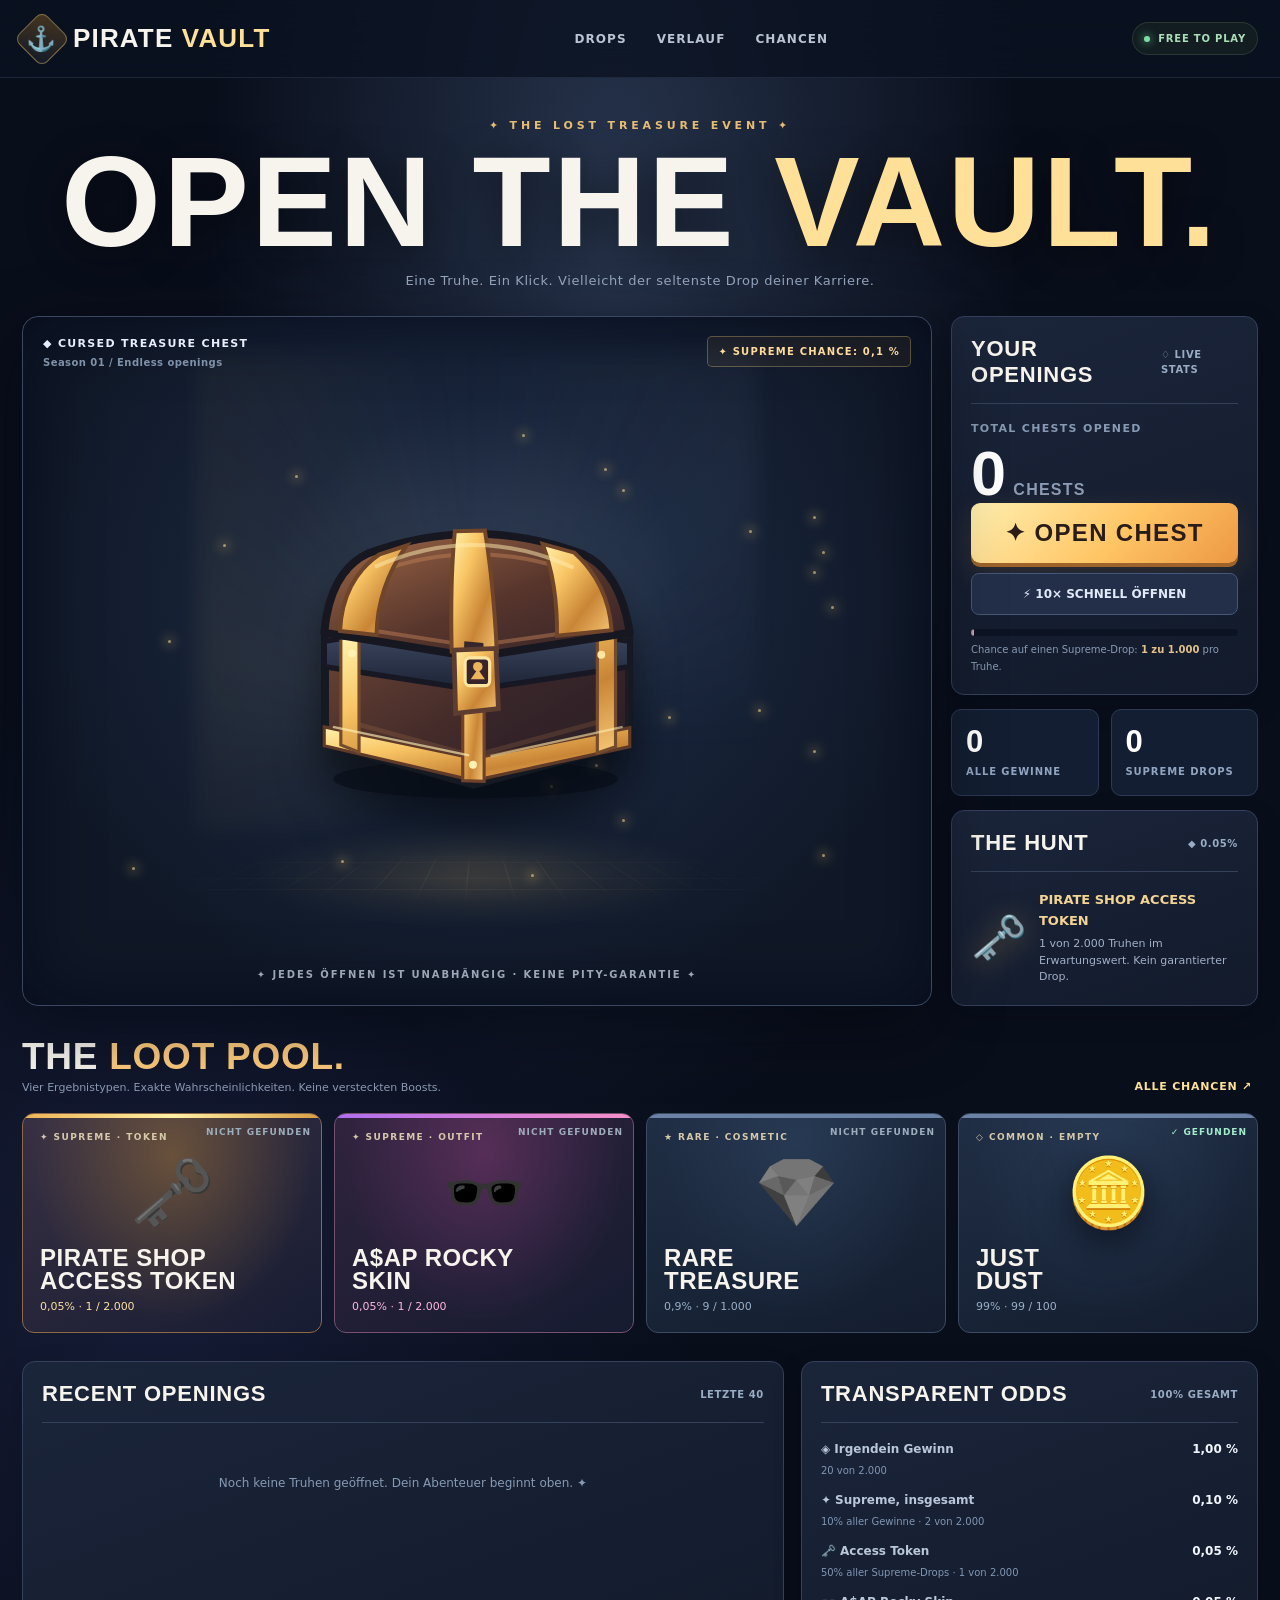
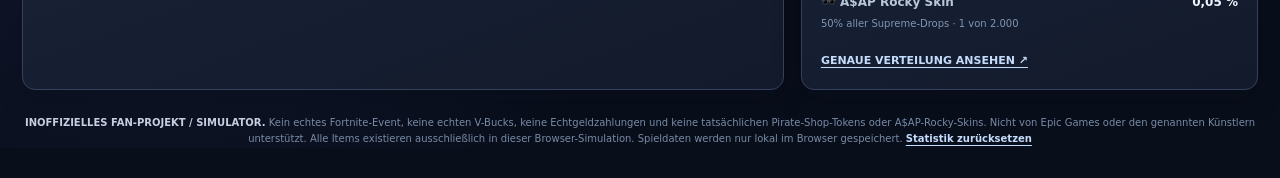
<file: pirate-vault/index.html>
<!doctype html>
<html lang="de">
<head>
<meta charset="utf-8"><meta name="viewport" content="width=device-width,initial-scale=1,viewport-fit=cover">
<meta name="theme-color" content="#090e1b">
<meta name="description" content="Pirate Vault — kostenloser, inoffizieller Chest-Opening-Simulator mit transparenten Drop-Chancen.">
<title>PIRATE VAULT — Chest Opening Simulator</title>
<style>

:root{color-scheme:dark;--bg:#090e1b;--navy:#11192a;--navy2:#18223a;--edge:#2a3650;--text:#f7f4ed;--muted:#8c9bb4;--gold:#ffe099;--amber:#ffb844;--cyan:#56e0ed;--violet:#aa84ff;--pink:#fd74b7;--green:#8be7c2;--red:#fe8c88}
*{box-sizing:border-box}html{background:var(--bg);min-height:100%;scroll-behavior:smooth}body{margin:0;color:var(--text);font:500 14px/1.5 'DM Sans',system-ui,sans-serif;min-height:100vh;overflow-x:hidden;background:radial-gradient(ellipse at 48% 12%,#26334b 0%,transparent 43%),radial-gradient(ellipse at 12% 74%,#151b35 0%,transparent 34%),#090e1b}button{font:inherit;cursor:pointer}button:disabled{cursor:not-allowed;opacity:.5}button:focus-visible,a:focus-visible{outline:3px solid var(--cyan);outline-offset:4px}a{color:inherit}button{touch-action:manipulation}h1,h2,h3,p{margin-top:0}h1,h2,h3,.display{font-family:'Barlow Condensed',Impact,'Arial Narrow',sans-serif;text-transform:uppercase;line-height:.98;letter-spacing:.02em}.shell{width:min(1290px,100% - 44px);margin:0 auto;position:relative}.topbar{border-bottom:1px solid #36405974;background:#0b1221c9;backdrop-filter:blur(20px);position:relative;z-index:5}.topin{display:flex;align-items:center;justify-content:space-between;gap:22px;min-height:77px}.logo{display:flex;align-items:center;gap:11px;text-decoration:none;font-family:'Barlow Condensed',Impact,sans-serif;font-weight:900;font-size:26px;letter-spacing:.045em}.logo-mark{width:40px;height:40px;border:1px solid #ffd78066;transform:rotate(45deg);background:linear-gradient(145deg,#46351e,#121928);display:grid;place-items:center;border-radius:8px}.logo-mark span{transform:rotate(-45deg);font-size:24px}.logo b{color:var(--gold)}.navlinks{display:flex;gap:30px;align-items:center}.navlinks a{text-decoration:none;color:#b9c3d2;font-size:12px;font-weight:800;letter-spacing:.09em;text-transform:uppercase;transition:color .15s}.navlinks a:hover{color:white}.top-tag{display:flex;align-items:center;gap:8px;border:1px solid #4b604c66;background:#26362755;border-radius:30px;padding:8px 11px;font-size:10px;font-weight:800;letter-spacing:.08em;color:#a9deb9;text-transform:uppercase}.top-tag .dot{width:6px;height:6px;background:#7cdfa1;box-shadow:0 0 10px #7cdfa1;border-radius:50%}
.page-title{text-align:center;padding:36px 0 0;position:relative}.eyebrow{color:#e9bd71;font-size:11px;font-weight:800;letter-spacing:.35em;text-transform:uppercase}.page-title h1{font-size:clamp(60px,10.4vw,128px);margin:4px 0 2px;font-weight:900;text-shadow:0 8px 40px #0007}.page-title h1 em{font-style:normal;color:var(--gold)}.subtitle{font-size:13px;color:#98a7bf;letter-spacing:.045em;margin:7px auto 0;max-width:500px}.game-layout{display:grid;grid-template-columns:minmax(0,1fr) 307px;gap:19px;margin-top:25px}.stage{min-height:525px;position:relative;overflow:hidden;border:1px solid #394761;background:radial-gradient(ellipse at 50% 40%,#344158 0%,#18243a 32%,#101827 74%);border-radius:16px;box-shadow:0 20px 70px #03060d77}.stage:before{content:'';position:absolute;inset:0;pointer-events:none;background:repeating-linear-gradient(90deg,transparent 0,transparent 102px,#fff1 103px,transparent 104px);opacity:.23;mask-image:linear-gradient(to bottom,#0004,transparent 85%)}.stage:after{content:'';position:absolute;inset:0;pointer-events:none;border-radius:inherit;box-shadow:inset 0 0 70px #030817bb}.stage-head{position:absolute;left:20px;right:20px;top:19px;display:flex;justify-content:space-between;z-index:2;align-items:start;gap:10px}.stage-label{color:#e8eefb;font-weight:800;text-transform:uppercase;letter-spacing:.12em;font-size:11px}.stage-label small{display:block;color:#7f92aa;font-size:10px;font-weight:600;letter-spacing:.045em;text-transform:none;margin-top:3px}.rarity-pill{border:1px solid #e1bf7b55;color:#ffdb9b;background:#bd873713;padding:7px 10px;border-radius:5px;font-size:10px;font-weight:900;letter-spacing:.12em;text-transform:uppercase}.lightshaft{pointer-events:none;position:absolute;left:50%;top:5%;width:560px;height:480px;transform:translateX(-50%);background:conic-gradient(from 220deg at 50% 80%,transparent,#ffd98812,transparent 38%,#a8d1fa0d,transparent 65%);filter:blur(11px);animation:breath 4s ease-in-out infinite}@keyframes breath{0%,100%{opacity:.65}50%{opacity:1}}.floor{position:absolute;bottom:82px;left:50%;width:480px;height:95px;background:radial-gradient(ellipse,#ffcd6a33 0%,#ffcd6a10 37%,transparent 70%);transform:translateX(-50%);filter:blur(11px)}.floor-lines{position:absolute;bottom:67px;left:50%;width:640px;height:130px;transform:translateX(-50%) perspective(260px) rotateX(70deg);background:repeating-linear-gradient(0deg,transparent 0 23px,#ad8e5942 24px,transparent 25px),repeating-linear-gradient(90deg,transparent 0 37px,#ad8e5927 38px,transparent 39px);mask-image:radial-gradient(ellipse,#000,transparent 74%)}
.chest-wrap{position:absolute;top:49%;left:50%;width:min(380px,82%);transform:translate(-50%,-50%);filter:drop-shadow(0 30px 21px #0008);z-index:1;user-select:none}.chest-wrap svg{display:block;width:100%;overflow:visible}.chest-wrap.idle{animation:float 3.5s ease-in-out infinite}@keyframes float{0%,100%{translate:0 4px}50%{translate:0 -9px}}.chest-wrap.charge{animation:shake .09s infinite;filter:drop-shadow(0 0 30px #ffcd5caa)}@keyframes shake{0%{translate:-2px 1px;rotate:-.6deg}50%{translate:2px -2px;rotate:.6deg}}.chest-wrap.pop{animation:pop .45s cubic-bezier(.18,.89,.22,1.28) forwards}@keyframes pop{0%{scale:1;opacity:1}65%{scale:1.25;opacity:.8}100%{scale:.1;opacity:0}}.chest-wrap.opened{opacity:0}.chest-glint{animation:glint 3s linear infinite;transform-origin:center}@keyframes glint{0%,60%,100%{opacity:.45}75%{opacity:1}}.stage-below{position:absolute;bottom:23px;left:0;right:0;text-align:center;font-size:10px;letter-spacing:.19em;color:#9da6b6;font-weight:700;text-transform:uppercase;z-index:2}.orbits{position:absolute;inset:0;pointer-events:none;opacity:.6}.orbits i{position:absolute;width:3px;height:3px;background:#ffde96;border-radius:50%;box-shadow:0 0 11px 3px #ffd67788;animation:twinkle var(--speed,3s) ease-in-out infinite;left:var(--x);top:var(--y)}@keyframes twinkle{0%,100%{opacity:0;transform:scale(.5)}50%{opacity:1;transform:scale(1.4)}}
.side{display:flex;flex-direction:column;gap:14px}.panel{background:linear-gradient(160deg,#1b253a,#121a2b);border:1px solid #35415c;border-radius:13px;padding:19px;box-shadow:0 10px 27px #05091336}.panel-title{display:flex;justify-content:space-between;align-items:center;gap:6px;padding-bottom:15px;border-bottom:1px solid #344158;margin-bottom:17px}.panel-title strong{font:800 22px 'Barlow Condensed',sans-serif;text-transform:uppercase;letter-spacing:.035em}.panel-title span{font-size:10px;font-weight:800;letter-spacing:.06em;color:#99acc4;text-transform:uppercase}.mini-label{display:block;color:#879ab3;font-size:11px;font-weight:800;letter-spacing:.12em;text-transform:uppercase;margin-bottom:8px}.amount{font:900 63px/.92 'Barlow Condensed',sans-serif;letter-spacing:.02em;color:#fff}.amount small{font:700 16px 'DM Sans',sans-serif;color:var(--muted);margin-left:6px}.progress{height:7px;background:#0c1322;border-radius:10px;margin:14px 0 6px;overflow:hidden}.progress div{height:100%;background:linear-gradient(90deg,#8f76f7,#f2b56a);border-radius:inherit;width:0%;transition:width .2s}.prob-note{font-size:10px;color:#889bb5;line-height:1.65;margin:0}.big-button{width:100%;border:0;border-radius:9px;padding:16px 12px;background:linear-gradient(135deg,#fff0b0 0%,#ffc565 55%,#ed9843 100%);color:#2a1c19;font:900 24px 'Barlow Condensed',sans-serif;text-transform:uppercase;letter-spacing:.055em;box-shadow:0 4px 0 #9d632b,0 10px 30px #ffb34521;transition:transform .15s,filter .15s}.big-button:hover:not(:disabled){filter:brightness(1.1);transform:translateY(-2px)}.big-button:active:not(:disabled){transform:translateY(3px);box-shadow:0 1px 0 #9d632b}.big-button:disabled{filter:saturate(.35)}.button-under{text-align:center;font-size:10px;color:#9eacc3;margin:11px 0 0}.batch{width:100%;margin-top:10px;padding:11px;border-radius:8px;border:1px solid #465877;background:#232f49;color:#e1e9f9;font-weight:800;font-size:12px}.batch:hover:not(:disabled){background:#314360}.side-info{display:grid;grid-template-columns:1fr 1fr;gap:12px}.mini-stat{background:#131e32;border:1px solid #2c3a54;border-radius:10px;padding:14px}.mini-stat b{font:900 31px 'Barlow Condensed',sans-serif;display:block;color:white}.mini-stat span{font-size:10px;text-transform:uppercase;letter-spacing:.09em;color:#91a4c0;font-weight:800}
.section-heading{display:flex;align-items:end;justify-content:space-between;gap:10px;margin:33px 0 16px}.section-heading h2{font-size:37px;font-weight:900;margin:0}.section-heading p{font-size:11px;color:var(--muted);margin:5px 0 0}.section-heading button{background:transparent;border:0;color:var(--gold);font-size:11px;font-weight:900;letter-spacing:.07em;text-transform:uppercase}.reward-grid{display:grid;grid-template-columns:repeat(4,minmax(0,1fr));gap:12px}.reward-card{border:1px solid #3c4b63;border-radius:12px;min-height:192px;position:relative;overflow:hidden;padding:17px;display:flex;flex-direction:column;justify-content:space-between;background:radial-gradient(ellipse at 50% 15%,#37507066,transparent 66%),linear-gradient(160deg,#202e45,#131d2e)}.reward-card:before{content:'';height:4px;position:absolute;top:0;left:0;right:0;background:#6a82a5}.reward-card.supreme{background:radial-gradient(ellipse at 50% 19%,#ae7e3875,transparent 67%),linear-gradient(150deg,#383044,#171c32);border-color:#8e6947}.reward-card.supreme:before{background:linear-gradient(90deg,#edb356,#fff1a4,#d99e45)}.reward-card.pink{background:radial-gradient(ellipse at 50% 18%,#a8468b5c,transparent 67%),linear-gradient(150deg,#30233e,#151b30);border-color:#75506f}.reward-card.pink:before{background:linear-gradient(90deg,#b16ef1,#f78fc9)}.reward-icon{font-size:68px;align-self:center;filter:drop-shadow(0 11px 20px #030611b9);line-height:1.2;margin:8px 0}.reward-tag{color:#d7c9ab;font-size:9px;font-weight:900;letter-spacing:.16em;text-transform:uppercase}.reward-card h3{font-size:24px;font-weight:800;margin:4px 0 6px}.reward-odds{font-size:11px;color:#9bb0c8}.reward-card.supreme .reward-odds{color:#ffe1a4}.reward-card.pink .reward-odds{color:#ffb9de}.reward-card.locked .reward-icon{filter:grayscale(1) brightness(.53)}.reward-card.locked:after{content:'NICHT GEFUNDEN';position:absolute;right:10px;top:12px;font-size:9px;letter-spacing:.12em;color:#9dadbc;font-weight:800}.reward-card.owned:after{content:'✓ GEFUNDEN';position:absolute;right:10px;top:12px;font-size:9px;letter-spacing:.11em;color:#a2edcb;font-weight:800}
.lower-grid{display:grid;grid-template-columns:1.25fr .75fr;gap:17px;margin-top:28px;margin-bottom:25px}.lower-grid .panel{min-height:225px}.history{display:flex;flex-direction:column;gap:7px;max-height:225px;overflow:auto;scrollbar-width:thin}.hist-row{background:#121e31;border:1px solid #293955;display:flex;justify-content:space-between;align-items:center;border-radius:7px;padding:9px 10px;font-size:11px;gap:9px}.hist-row b{font-size:12px}.hist-row .h-date{font-size:10px;color:#8497b3;white-space:nowrap}.empty-state{padding:34px 5px;text-align:center;color:#879ab3;font-size:12px}.odds-list{margin:0;display:flex;flex-direction:column;gap:13px}.odds-row{display:grid;grid-template-columns:minmax(0,1fr) auto;gap:5px;font-size:12px;align-items:center}.odds-row .label{color:#bac7da;font-weight:700}.odds-row strong{font-weight:900;color:#f1f5fd;white-space:nowrap;font-variant-numeric:tabular-nums}.odds-row small{grid-column:1/-1;font-size:10px;color:#8095b2}.disclaimer{margin:18px 0 30px;color:#788ba6;font-size:10px;text-align:center;line-height:1.65}.disclaimer b{color:#c5cfe0}.linkbutton{background:none;border:0;padding:0;color:#c4dcfc;cursor:pointer;text-decoration:underline;text-underline-offset:3px;font-weight:800}
.reveal{position:absolute;inset:0;z-index:4;display:flex;align-items:center;justify-content:center;flex-direction:column;padding:48px 16px 28px;text-align:center;background:radial-gradient(ellipse at 50% 45%,#1e2946f5,#0b1026ed 68%,#0b1121f8);opacity:0;visibility:hidden;transition:opacity .2s,visibility .2s}.reveal.active{visibility:visible;opacity:1}.reveal:before{content:'';position:absolute;inset:-60%;background:repeating-conic-gradient(from 0deg,#ffe8aa18 0deg 7deg,transparent 7deg 26deg);animation:spin 23s linear infinite;mask-image:radial-gradient(circle,#000 0%,transparent 34%);pointer-events:none}@keyframes spin{to{transform:rotate(360deg)}}.reveal.common:before{opacity:.18}.reveal.rare{background:radial-gradient(ellipse at 50% 44%,#463069f5,#110e29f4 67%)}.reveal.supreme{background:radial-gradient(ellipse at 50% 44%,#614425ee,#16152af5 69%)}.reveal .drop-label{position:relative;color:#e3d3ad;font-size:11px;letter-spacing:.28em;font-weight:900;text-transform:uppercase;margin-bottom:8px}.reveal .drop-icon{position:relative;font-size:clamp(84px,14vw,142px);line-height:1.15;filter:drop-shadow(0 0 32px #f9c57255);animation:revealpop .58s cubic-bezier(.16,1.12,.2,1.1) both}@keyframes revealpop{from{transform:translateY(55px) scale(.45) rotate(-17deg);opacity:0}to{transform:translateY(0) scale(1);opacity:1}}.reveal .drop-title{position:relative;font-size:clamp(42px,5.8vw,72px);font-weight:900;margin:8px 0;color:#fff1cc;text-shadow:0 4px 35px #ffca5890}.reveal .drop-desc{position:relative;color:#c5cede;font-size:12px;max-width:350px}.reveal .drop-chance{position:relative;border:1px solid #ffe1a870;color:#ffdf9d;background:#e2a74d18;padding:8px 13px;border-radius:6px;font-size:11px;font-weight:900;margin:12px}.reveal .reveal-actions{display:flex;gap:10px;position:relative;margin-top:16px}.smallbtn{border:1px solid #51607f;background:#24324c;border-radius:8px;color:#edf2ff;padding:11px 16px;font-weight:900;font-size:12px;letter-spacing:.04em}.smallbtn.gold{background:linear-gradient(120deg,#ffda86,#ffb850);border:0;color:#32211b}.flash{pointer-events:none;position:absolute;inset:0;background:white;z-index:8;opacity:0}.flash.hit{animation:flash .6s ease-out forwards}@keyframes flash{0%{opacity:0}15%{opacity:.9}100%{opacity:0}}.particle-layer{position:absolute;inset:0;pointer-events:none;overflow:hidden;z-index:7}.particle{position:absolute;width:var(--size);height:var(--size);background:var(--color);left:50%;top:50%;box-shadow:0 0 12px var(--color);clip-path:polygon(50% 0,61% 34%,100% 50%,61% 61%,50% 100%,39% 61%,0 50%,39% 34%);animation:particleFly var(--dur) cubic-bezier(.05,.7,.19,1) forwards}@keyframes particleFly{from{transform:translate(-50%,-50%) scale(1);opacity:1}to{transform:translate(calc(-50% + var(--tx)),calc(-50% + var(--ty))) rotate(var(--rot));opacity:0}}.overlay{position:fixed;inset:0;z-index:25;background:#050913c9;backdrop-filter:blur(13px);display:flex;align-items:center;justify-content:center;padding:20px}.overlay[hidden]{display:none}.dialog{width:min(600px,100%);background:#162037;border:1px solid #566487;border-radius:16px;box-shadow:0 28px 90px #000a;padding:25px}.dialog-title{display:flex;justify-content:space-between;gap:15px;align-items:center}.dialog h2{font-size:40px;margin:0}.close{background:#283752;border:1px solid #4b607c;color:#e6efff;font-size:21px;width:36px;height:36px;border-radius:7px}.dialog p{font-size:12px;color:#b9c6d9}.dialog .big-note{color:#f5d69e}.dialog table{width:100%;border-collapse:collapse;font-size:12px}.dialog td,.dialog th{border-bottom:1px solid #35435d;padding:12px 8px;text-align:left}.dialog th{color:#95a5bf;font-size:10px;text-transform:uppercase;letter-spacing:.1em}.dialog td:last-child,.dialog th:last-child{text-align:right}.dialog td:last-child{font-weight:900;font-variant-numeric:tabular-nums;color:#ffe3af}.dialog .footnote{font-size:11px;line-height:1.7;color:#9ba9bf;margin:16px 0 0}
@media(max-width:980px){.game-layout{grid-template-columns:minmax(0,1fr) 265px}.stage{min-height:490px}.reward-grid{grid-template-columns:repeat(2,1fr)}.reward-card{min-height:174px}}@media(max-width:720px){.shell{width:min(100% - 26px,500px)}.topin{min-height:64px}.logo{font-size:22px}.logo-mark{width:35px;height:35px}.navlinks{gap:14px}.navlinks a{font-size:10px}.top-tag{display:none}.page-title{padding-top:28px}.page-title h1{font-size:clamp(65px,14vw,98px)}.subtitle{font-size:12px}.game-layout{grid-template-columns:1fr;gap:13px;margin-top:18px}.stage{min-height:445px}.side{display:grid;grid-template-columns:1fr 1fr;gap:11px}.side .panel{padding:15px}.side>.panel:first-child{grid-column:1/-1;display:grid;grid-template-columns:1fr 1fr;gap:12px 15px;align-items:center}.side .panel:first-child .panel-title{grid-column:1/-1;margin-bottom:0}.side .panel:first-child .mini-label{margin-bottom:4px}.side .panel:first-child .progress{grid-column:1/-1;margin:0}.side .panel:first-child .prob-note{grid-column:1/-1}.side .panel:first-child .amount{font-size:50px}.side .panel:first-child .actions{grid-column:2;grid-row:2;align-self:center}.side .side-info{grid-column:1/-1}.lower-grid{grid-template-columns:1fr}.reward-card{min-height:176px}.reward-card h3{font-size:23px}.section-heading h2{font-size:32px}}@media(max-width:420px){.stage{min-height:402px}.chest-wrap{width:min(300px,80%);top:51%}.stage-head{top:13px;left:13px;right:13px}.stage-below{bottom:15px}.reward-card{padding:13px;min-height:168px}.reward-icon{font-size:54px}.reward-card h3{font-size:20px}.navlinks{gap:9px}.navlinks a{font-size:9px}.logo{font-size:20px}.side .panel:first-child .amount{font-size:45px}.big-button{font-size:21px}.dialog{padding:17px}}@media(max-width:720px){.side>.panel:last-child{grid-column:1/-1}.reward-card.locked:after,.reward-card.owned:after{display:none}}@media(prefers-reduced-motion:reduce){*,*:before,*:after{animation-duration:.01ms!important;transition-duration:.01ms!important;scroll-behavior:auto!important}}
</style>
</head>
<body>
<header class="topbar"><div class="shell topin"><a href="./" class="logo" aria-label="Pirate Vault Start"><span class="logo-mark"><span>⚓</span></span><span>PIRATE <b>VAULT</b></span></a><nav class="navlinks"><a href="#rewards">DROPS</a><a href="#history">VERLAUF</a><a href="#chances" id="oddsNav">CHANCEN</a></nav><span class="top-tag"><span class="dot"></span> Free to play</span></div></header>
<main class="shell"><div class="page-title"><span class="eyebrow">✦ THE LOST TREASURE EVENT ✦</span><h1>OPEN THE <em>VAULT.</em></h1><p class="subtitle">Eine Truhe. Ein Klick. Vielleicht der seltenste Drop deiner Karriere.</p></div>
<div class="game-layout">
<section class="stage" aria-label="Truhenöffnungsbereich"><div class="stage-head"><div class="stage-label">◆ CURSED TREASURE CHEST<small>Season 01 / Endless openings</small></div><span class="rarity-pill">✦ Supreme chance: 0,1 %</span></div><div class="lightshaft"></div><div class="orbits" id="orbits" aria-hidden="true"></div><div class="floor-lines"></div><div class="floor"></div><div class="chest-wrap idle" id="chest" aria-hidden="true"><svg viewBox="0 0 480 370" xmlns="http://www.w3.org/2000/svg">
<defs><linearGradient id="wood" x1="0" y1="0" x2="1" y2="1"><stop stop-color="#754a38"/><stop offset=".52" stop-color="#452c2a"/><stop offset="1" stop-color="#261b24"/></linearGradient><linearGradient id="woodTop" x1="0" y1="0" x2="1" y2="1"><stop stop-color="#a06947"/><stop offset=".55" stop-color="#57352c"/><stop offset="1" stop-color="#322228"/></linearGradient><linearGradient id="gold" x1="0" y1="0" x2="1" y2="1"><stop stop-color="#fff2ac"/><stop offset=".32" stop-color="#f9c666"/><stop offset=".66" stop-color="#c98536"/><stop offset="1" stop-color="#f6c775"/></linearGradient><linearGradient id="metal" x1="0" y1="0" x2="0" y2="1"><stop stop-color="#46516b"/><stop offset="1" stop-color="#1c2336"/></linearGradient></defs>
<ellipse cx="238" cy="343" rx="180" ry="24" fill="#060b15" opacity=".55"/>
<path d="M48 154 L235 117 L432 155 L432 297 L236 350 L48 298 Z" fill="url(#wood)" stroke="#141922" stroke-width="10" stroke-linejoin="round"/>
<path d="M236 155 L432 155 L432 297 L236 350 Z" fill="#291f29" opacity=".4"/><path d="M72 200 L235 173 L408 198" stroke="#a36b44" opacity=".34" stroke-width="7" fill="none"/><path d="M72 269 L235 314 L408 267" stroke="#d78e52" opacity=".17" stroke-width="6" fill="none"/>
<path d="M47 169 L237 138 L433 169 L433 201 L236 230 L47 201 Z" fill="url(#metal)" stroke="#171823" stroke-width="7"/><path d="M47 277 L236 317 L433 278 L433 302 L236 345 L47 301 Z" fill="url(#gold)" stroke="#5f3a28" stroke-width="4"/><path d="M68 167 L68 300 L91 309 L91 166 M392 166 L392 310 L415 302 L415 164" fill="url(#gold)" stroke="#754b2e" stroke-width="4"/><path d="M222 143 L222 345 L249 346 L249 143" fill="url(#gold)" stroke="#71412b" stroke-width="4"/>
<path d="M47 158 Q54 81 102 58 Q239 8 374 59 Q421 81 433 158 L237 189 Z" fill="url(#woodTop)" stroke="#171721" stroke-width="10" stroke-linejoin="round"/><path d="M74 150 Q81 96 112 82 Q236 36 365 82 Q396 95 405 151 L235 175 Z" fill="none" stroke="#bc7c55" stroke-width="5" opacity=".5"/>
<path d="M67 156 Q70 91 117 59 L151 48 Q114 100 113 161 Z" fill="url(#gold)" stroke="#704529" stroke-width="5"/><path d="M208 182 Q206 90 212 30 L250 29 Q261 97 265 182 L238 190 Z" fill="url(#gold)" stroke="#704529" stroke-width="5"/><path d="M341 162 Q342 96 323 46 L363 57 Q406 96 410 155 Z" fill="url(#gold)" stroke="#704529" stroke-width="5"/>
<path d="M224 169 L248 171 L252 241 L221 244 Z" fill="#35272b"/><path d="M211 180 L264 178 L267 254 L213 260 Z" fill="url(#gold)" stroke="#5e3d31" stroke-width="6"/><rect x="225" y="190" width="31" height="35" rx="6" fill="#38242c" stroke="#ffe7a1" stroke-width="4"/><circle cx="241" cy="201" r="6" fill="#edb55b"/><path d="M241 204 L232 217 L250 217 Z" fill="#edb55b"/>
<circle cx="82" cy="184" r="5" fill="#fff2b3"/><circle cx="397" cy="186" r="5" fill="#ffe49e"/><circle cx="235" cy="325" r="5" fill="#fff2b3"/>
<path d="M111 75 Q237 19 362 76" stroke="#ffedb2" stroke-width="5" fill="none" opacity=".5" class="chest-glint"/><path d="M58 277 L230 313" stroke="#fff1b7" opacity=".65" stroke-width="3"/><path d="M257 314 L424 277" stroke="#fff1b7" opacity=".55" stroke-width="3"/>
</svg></div><div class="particle-layer" id="particles" aria-hidden="true"></div><div class="flash" id="flash" aria-hidden="true"></div>
<div class="reveal" id="reveal" aria-live="polite"><div class="drop-label" id="dropLabel">YOU UNBOXED</div><div class="drop-icon" id="dropIcon">✨</div><h2 class="drop-title" id="dropTitle">SUPREME</h2><div class="drop-desc" id="dropDesc"></div><span class="drop-chance" id="dropChance"></span><div class="reveal-actions"><button id="continue" class="smallbtn gold">NÄCHSTE TRUHE ↗</button><button id="closeReveal" class="smallbtn">SCHLIESSEN</button></div></div>
<div class="stage-below" id="stageText">✦ Jedes Öffnen ist unabhängig · Keine Pity-Garantie ✦</div></section>
<aside class="side"><section class="panel"><div class="panel-title"><strong>YOUR OPENINGS</strong><span>♢ LIVE STATS</span></div><div><span class="mini-label">TOTAL CHESTS OPENED</span><div class="amount"><span id="total">0</span><small>CHESTS</small></div></div><div class="actions"><button id="open" class="big-button">✦ OPEN CHEST</button><button id="ten" class="batch">⚡ 10× SCHNELL ÖFFNEN</button></div><div class="progress"><div id="progress"></div></div><p class="prob-note">Chance auf einen Supreme-Drop: <b style="color:#e3c08b">1 zu 1.000</b> pro Truhe.</p></section><div class="side-info"><div class="mini-stat"><b id="wins">0</b><span>Alle Gewinne</span></div><div class="mini-stat"><b id="supremes">0</b><span>Supreme Drops</span></div></div><div class="panel"><div class="panel-title"><strong>THE HUNT</strong><span>◆ 0.05%</span></div><div style="display:flex;align-items:center;gap:12px"><span style="font-size:45px;filter:drop-shadow(0 3px 14px #e8b45473)">🗝️</span><div><b style="font-size:13px;color:#f3d494">PIRATE SHOP ACCESS TOKEN</b><p style="margin:5px 0 0;font-size:11px;color:#a1afc7">1 von 2.000 Truhen im Erwartungswert. Kein garantierter Drop.</p></div></div></div></aside></div>
<section id="rewards"><div class="section-heading"><div><h2>THE <span style="color:#ffcc7e">LOOT POOL.</span></h2><p>Vier Ergebnistypen. Exakte Wahrscheinlichkeiten. Keine versteckten Boosts.</p></div><button id="openOdds" type="button">ALLE CHANCEN ↗</button></div><div class="reward-grid">
<div class="reward-card supreme locked" id="card-token"><div class="reward-tag">✦ SUPREME · TOKEN</div><div class="reward-icon">🗝️</div><div><h3>PIRATE SHOP<br>ACCESS TOKEN</h3><div class="reward-odds">0,05% · 1 / 2.000</div></div></div>
<div class="reward-card pink locked" id="card-rocky"><div class="reward-tag">✦ SUPREME · OUTFIT</div><div class="reward-icon">🕶️</div><div><h3>A$AP ROCKY<br>SKIN</h3><div class="reward-odds">0,05% · 1 / 2.000</div></div></div>
<div class="reward-card locked" id="card-rare"><div class="reward-tag">★ RARE · COSMETIC</div><div class="reward-icon">💎</div><div><h3>RARE<br>TREASURE</h3><div class="reward-odds">0,9% · 9 / 1.000</div></div></div>
<div class="reward-card owned" id="card-empty"><div class="reward-tag">◇ COMMON · EMPTY</div><div class="reward-icon">🪙</div><div><h3>JUST<br>DUST</h3><div class="reward-odds">99% · 99 / 100</div></div></div></div></section>
<div class="lower-grid"><section class="panel" id="history"><div class="panel-title"><strong>RECENT OPENINGS</strong><span>LETZTE 40</span></div><div class="history" id="historyList"><div class="empty-state">Noch keine Truhen geöffnet. Dein Abenteuer beginnt oben. ✦</div></div></section><section class="panel" id="chances"><div class="panel-title"><strong>TRANSPARENT ODDS</strong><span>100% GESAMT</span></div><div class="odds-list"><div class="odds-row"><span class="label">◈ Irgendein Gewinn</span><strong>1,00 %</strong><small>20 von 2.000</small></div><div class="odds-row"><span class="label">✦ Supreme, insgesamt</span><strong>0,10 %</strong><small>10% aller Gewinne · 2 von 2.000</small></div><div class="odds-row"><span class="label">🗝️ Access Token</span><strong>0,05 %</strong><small>50% aller Supreme-Drops · 1 von 2.000</small></div><div class="odds-row"><span class="label">🕶️ A$AP Rocky Skin</span><strong>0,05 %</strong><small>50% aller Supreme-Drops · 1 von 2.000</small></div><button class="linkbutton" id="details" style="margin-top:9px;text-align:left;font-size:11px">GENAUE VERTEILUNG ANSEHEN ↗</button></div></section></div>
<p class="disclaimer"><b>INOFFIZIELLES FAN-PROJEKT / SIMULATOR.</b> Kein echtes Fortnite-Event, keine echten V-Bucks, keine Echtgeldzahlungen und keine tatsächlichen Pirate-Shop-Tokens oder A$AP-Rocky-Skins. Nicht von Epic Games oder den genannten Künstlern unterstützt. Alle Items existieren ausschließlich in dieser Browser-Simulation. Spieldaten werden nur lokal im Browser gespeichert. <button class="linkbutton" id="reset">Statistik zurücksetzen</button></p></main>
<div class="overlay" id="oddsDialog" hidden role="dialog" aria-modal="true" aria-labelledby="oddsTitle"><div class="dialog"><div class="dialog-title"><h2 id="oddsTitle">EXAKTE DROP CHANCEN</h2><button class="close" id="closeOdds" aria-label="Schließen">×</button></div><p class="big-note">Jede Truhe verwendet eine gleichverteilte Zufallszahl von <b>0 bis 1.999</b>. Alle Öffnungen sind unabhängig.</p><table><thead><tr><th>Ergebnis</th><th>Lose</th><th>Chance</th></tr></thead><tbody><tr><td>🗝️ Pirate Shop Access Token (Supreme)</td><td>1 / 2.000</td><td>0,05 %</td></tr><tr><td>🕶️ A$AP Rocky Skin (Supreme)</td><td>1 / 2.000</td><td>0,05 %</td></tr><tr><td>💎 Rare Treasure (anderer Gewinn)</td><td>18 / 2.000</td><td>0,90 %</td></tr><tr><td>🪙 Leer</td><td>1.980 / 2.000</td><td>99,00 %</td></tr><tr><td><b>Gesamt</b></td><td><b>2.000 / 2.000</b></td><td><b>100,00 %</b></td></tr></tbody></table><p class="footnote">Damit gewinnen 1% aller Truhen im mathematischen Erwartungswert. 10% dieser Gewinne sind Supreme; davon sind je 50% Token bzw. Skin. <b>1:2.000 bedeutet nicht, dass spätestens bei der 2.000. Öffnung ein Token kommt.</b> Es gibt kein Pity-System und keine künstlich erhöhten Quoten.</p></div></div>
<script>
(()=>{'use strict';
const $=s=>document.getElementById(s);const KEY='pirate-vault-save-v1';const TYPES={token:{name:'PIRATE SHOP ACCESS TOKEN',icon:'🗝️',tier:'SUPREME DROP',desc:'Der sagenumwobene virtuelle Access Token! Nur in diesem Fan-Simulator.',chance:'0,05% · 1 zu 2.000'},rocky:{name:'A$AP ROCKY SKIN',icon:'🕶️',tier:'SUPREME DROP',desc:'Ein extrem seltener virtueller Outfit-Drop für deine Sammlung.',chance:'0,05% · 1 zu 2.000'},rare:{name:'RARE TREASURE',icon:'💎',tier:'RARE DROP',desc:'Eine glänzende Beute. Nicht Supreme, aber trotzdem ein seltener Fund.',chance:'0,90% · 9 zu 1.000'},empty:{name:'JUST DUST...',icon:'🪙',tier:'NO DROP',desc:'Diesmal war die Truhe leer. Der nächste Versuch ist wieder unabhängig.',chance:'99% Chance'}};
const emptySave=()=>({total:0,counts:{token:0,rocky:0,rare:0,empty:0},history:[]});let save=emptySave();try{const o=JSON.parse(localStorage.getItem(KEY)||'null');if(o&&Number.isSafeInteger(o.total)&&o.total>=0&&o.counts&&['token','rocky','rare','empty'].every(k=>Number.isSafeInteger(o.counts[k])&&o.counts[k]>=0)&&Object.values(o.counts).reduce((a,b)=>a+b,0)===o.total){save={total:o.total,counts:o.counts,history:Array.isArray(o.history)?o.history.filter(x=>x&&TYPES[x.type]).slice(0,40):[]}}}catch(e){}
let busy=false,animTimer=[],audio=null;const persist=()=>{try{localStorage.setItem(KEY,JSON.stringify(save))}catch(e){}};
// Unbiased crypto sample: reject the upper 1,296 outcomes from a uint32 sample.
// 2^32 = 2,147,483 * 2,000 + 1,296.  Draw 0..1999 with no modulo bias.
function randomTicket(){const LIMIT=4294967296-(4294967296%2000);const buf=new Uint32Array(1);let n;do{crypto.getRandomValues(buf);n=buf[0]}while(n>=LIMIT);return n%2000}
// Exactly 1/2000 token, 1/2000 skin, 18/2000 other, 1980/2000 empty.
function ticketToType(n){if(n===0)return 'token';if(n===1)return 'rocky';if(n<20)return 'rare';return 'empty'}
function roll(){const type=ticketToType(randomTicket());save.total++;save.counts[type]++;save.history.unshift({type,id:save.total,time:new Date().toLocaleTimeString('de-DE',{hour:'2-digit',minute:'2-digit'})});if(save.history.length>40)save.history.length=40;persist();return type}
function update(){const wins=save.counts.token+save.counts.rocky+save.counts.rare;const sup=save.counts.token+save.counts.rocky;$('total').textContent=save.total.toLocaleString('de-DE');$('wins').textContent=wins.toLocaleString('de-DE');$('supremes').textContent=sup.toLocaleString('de-DE');$('progress').style.width='1%';['token','rocky','rare'].forEach(k=>{$('card-'+k).classList.toggle('owned',save.counts[k]>0);$('card-'+k).classList.toggle('locked',save.counts[k]===0)});const list=$('historyList');list.replaceChildren();if(!save.history.length){const div=document.createElement('div');div.className='empty-state';div.textContent='Noch keine Truhen geöffnet. Dein Abenteuer beginnt oben. ✦';list.append(div)}else{save.history.forEach(e=>{const row=document.createElement('div');row.className='hist-row';const lbl=document.createElement('span');lbl.textContent=TYPES[e.type].icon+'  #'+e.id.toLocaleString('de-DE')+'  '+TYPES[e.type].name;lbl.style.color=e.type==='token'?'#ffe49f':e.type==='rocky'?'#ffaddd':e.type==='rare'?'#a6d8ff':'#90a1b9';const time=document.createElement('span');time.className='h-date';time.textContent=e.time||'';row.append(lbl,time);list.append(row)})}}
function beep(freq,dur=.1,kind='sine',vol=.06,delay=0){try{const C=window.AudioContext||window.webkitAudioContext;if(!C)return;if(!audio)audio=new C();if(audio.state==='suspended')audio.resume();const o=audio.createOscillator(),g=audio.createGain();const t=audio.currentTime+delay;o.type=kind;o.frequency.setValueAtTime(freq,t);o.frequency.exponentialRampToValueAtTime(Math.max(40,freq*.75),t+dur);g.gain.setValueAtTime(.0001,t);g.gain.exponentialRampToValueAtTime(vol,t+.015);g.gain.exponentialRampToValueAtTime(.0001,t+dur);o.connect(g);g.connect(audio.destination);o.start(t);o.stop(t+dur+.025)}catch(e){}}
function sparkle(type='empty'){const lay=$('particles');lay.replaceChildren();const count=type==='token'||type==='rocky'?94:type==='rare'?55:23;for(let i=0;i<count;i++){const el=document.createElement('i');el.className='particle';const angle=Math.random()*Math.PI*2;const radius=55+Math.random()*(type==='empty'?220:390);el.style.setProperty('--tx',Math.cos(angle)*radius+'px');el.style.setProperty('--ty',Math.sin(angle)*radius+'px');el.style.setProperty('--rot',(Math.random()*700-350)+'deg');el.style.setProperty('--size',(3+Math.random()*9)+'px');el.style.setProperty('--dur',(.6+Math.random()*.7)+'s');el.style.setProperty('--color',type==='rocky'?'#ff9dcd':type==='token'?'#ffe096':type==='rare'?'#a9d8ff':'#b9c7d9');lay.append(el)}setTimeout(()=>lay.replaceChildren(),1500)}
function clearTimers(){animTimer.forEach(clearTimeout);animTimer=[]}function later(f,t){animTimer.push(setTimeout(f,t))}function state(b){busy=b;$('open').disabled=b;$('ten').disabled=b}
function reveal(type){const t=TYPES[type];const box=$('reveal');box.className='reveal active '+(type==='token'||type==='rocky'?'supreme':type==='rare'?'rare':'common');$('dropLabel').textContent=t.tier;$('dropIcon').textContent=t.icon;$('dropTitle').textContent=t.name;$('dropDesc').textContent=t.desc;$('dropChance').textContent=t.chance;box.setAttribute('aria-label',t.name);$('chest').className='chest-wrap opened';$('stageText').textContent=type==='token'||type==='rocky'?'✦ UNBELIEVABLE. SUPREME UNLOCKED. ✦':'✦ Jedes Öffnen ist unabhängig · Keine Pity-Garantie ✦'}
function resetVisual(){clearTimers();$('reveal').className='reveal';$('chest').className='chest-wrap idle';$('flash').className='flash';$('stageText').textContent='✦ Jedes Öffnen ist unabhängig · Keine Pity-Garantie ✦';state(false)}
function openOne(){if(busy)return;resetVisual();state(true);const type=roll();update();beep(140,.13,'triangle',.08);$('chest').className='chest-wrap charge';later(()=>beep(210,.16,'triangle',.07),300);later(()=>beep(345,.19,'triangle',.09),640);later(()=>{$('chest').className='chest-wrap pop';$('flash').className='flash hit';sparkle(type);if(type==='token'||type==='rocky'){[450,570,760,1050].forEach((n,i)=>beep(n,.36,'sine',.075,i*.085))}else if(type==='rare'){[320,480,700].forEach((n,i)=>beep(n,.19,'sine',.07,i*.09))}else{beep(190,.16,'sine',.055)}},990);later(()=>{reveal(type);state(false);$('open').disabled=true;$('ten').disabled=true},1260)}
function openTen(){if(busy)return;resetVisual();state(true);const counts={token:0,rocky:0,rare:0,empty:0};let best='empty';const rank={empty:0,rare:1,rocky:2,token:2};for(let i=0;i<10;i++){const type=roll();counts[type]++;if(rank[type]>rank[best])best=type}update();beep(220,.17,'triangle',.06);$('chest').className='chest-wrap charge';later(()=>{$('chest').className='chest-wrap pop';$('flash').className='flash hit';sparkle(best);beep(best==='empty'?180:700,.3,'sine',.09)},420);later(()=>{$('chest').className='chest-wrap opened';$('reveal').className='reveal active '+(best==='token'||best==='rocky'?'supreme':best==='rare'?'rare':'common');$('dropLabel').textContent='10 CHESTS OPENED';$('dropIcon').textContent=best==='empty'?'📦':TYPES[best].icon;$('dropTitle').textContent=counts.token+counts.rocky>0?'SUPREME FOUND!':counts.rare?'RARE FOUND!':'ALL OPENED';$('dropDesc').textContent=`🗝️ ${counts.token} Token   ·   🕶️ ${counts.rocky} Skin   ·   💎 ${counts.rare} Rare   ·   🪙 ${counts.empty} Leer`;$('dropChance').textContent='10 unabhängige Öffnungen mit denselben Quoten';state(false);$('open').disabled=true;$('ten').disabled=true},800)}
function closeReveal(){resetVisual()}function more(){resetVisual();openOne()}
$('open').addEventListener('click',openOne);$('ten').addEventListener('click',openTen);$('continue').addEventListener('click',more);$('closeReveal').addEventListener('click',closeReveal);function odds(show){$('oddsDialog').hidden=!show;if(show)$('closeOdds').focus()};$('openOdds').addEventListener('click',()=>odds(true));$('details').addEventListener('click',()=>odds(true));$('oddsNav').addEventListener('click',e=>{e.preventDefault();odds(true)});$('closeOdds').addEventListener('click',()=>odds(false));$('oddsDialog').addEventListener('click',e=>{if(e.target===$('oddsDialog'))odds(false)});document.addEventListener('keydown',e=>{if(e.key==='Escape'){$('oddsDialog').hidden=true;if($('reveal').classList.contains('active'))closeReveal()}if((e.key===' '||e.key==='Enter')&&e.target===document.body){e.preventDefault();if(!busy){if($('reveal').classList.contains('active'))more();else openOne()}}});$('reset').addEventListener('click',()=>{if(confirm('Alle lokal gespeicherten Öffnungen und Sammelstatistiken löschen?')){save=emptySave();persist();resetVisual();update()}});
const orbits=$('orbits');for(let i=0;i<26;i++){const el=document.createElement('i');el.style.setProperty('--x',Math.round(9+Math.random()*82)+'%');el.style.setProperty('--y',Math.round(15+Math.random()*67)+'%');el.style.setProperty('--speed',(2+Math.random()*4)+'s');el.style.animationDelay=(-Math.random()*5)+'s';orbits.append(el)}update();window.__PIRATE_VAULT_TEST__={ticketToType,roll,getState:()=>JSON.parse(JSON.stringify(save)),reset:()=>{save=emptySave();update()}};
})();
</script>
</body></html>
</file>
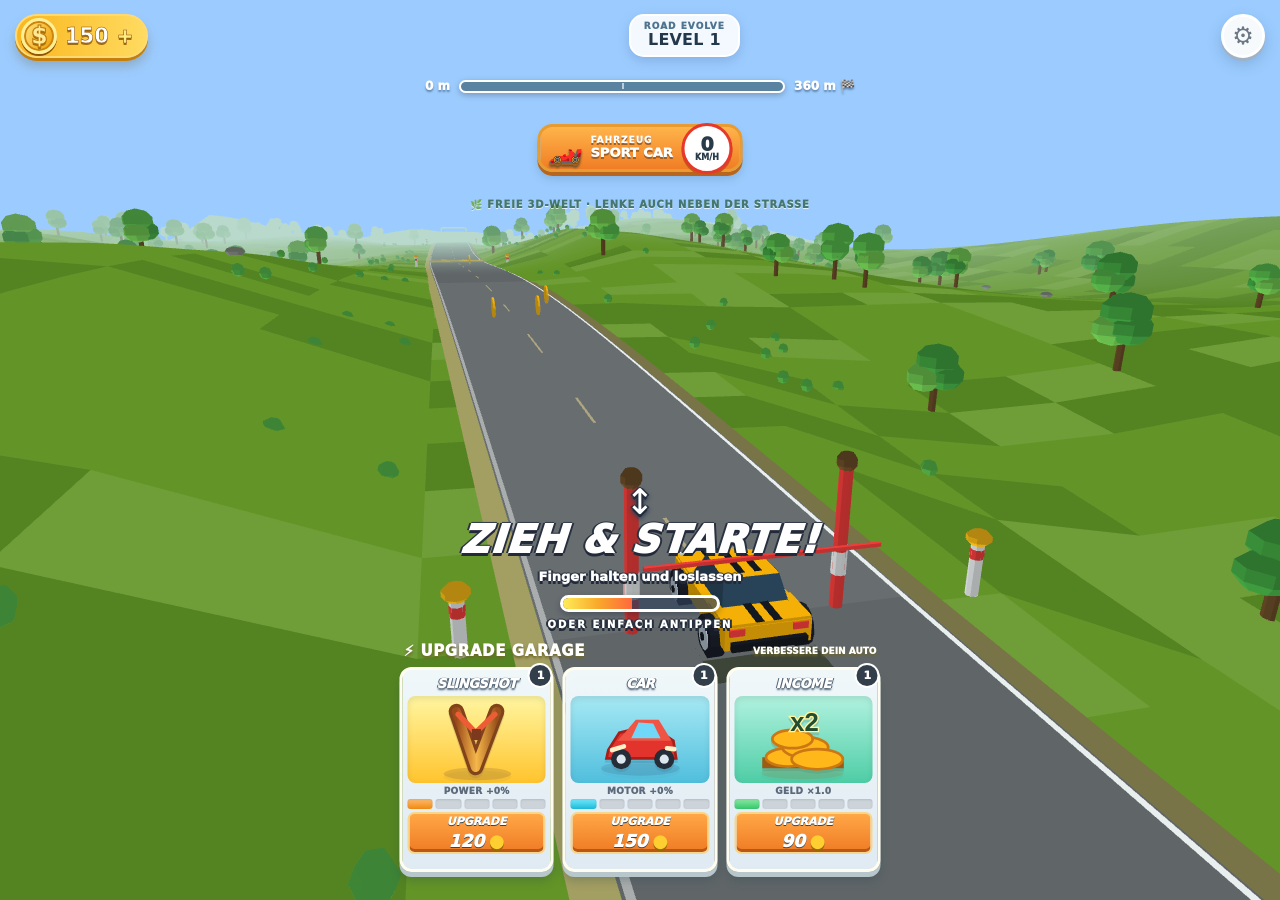
<file: sling-drive/index.html>
<!doctype html>
<html lang="de-CH">
<head>
  <meta charset="utf-8">
  <meta name="viewport" content="width=device-width, initial-scale=1, maximum-scale=1, viewport-fit=cover, user-scalable=no">
  <meta name="theme-color" content="#9ed2ff">
  <meta name="description" content="ROAD EVOLVE – 3D-Slingshot-Autospiel, fahre durch eine farbenfrohe offene Welt, verdiene Münzen und verbessere dein Auto.">
  <title>ROAD EVOLVE • 3D Arcade</title>
  <link rel="stylesheet" href="style.css">
</head>
<body>
<div id="game">
  <canvas id="world" aria-label="Echte interaktive 3D-Welt mit Sportwagen, Landschaft, Strasse und Schleuder"></canvas>
  <div id="gl-fallback" class="gl-fallback hidden" role="alert">Dein Browser unterstützt hier leider kein WebGL. Bitte aktiviere Hardwarebeschleunigung oder verwende einen aktuellen Browser.</div>

  <div class="topbar">
    <div class="coin-hud"><div class="coin-icon">$</div><strong id="money">150</strong><span class="coin-plus">+</span></div>
    <div class="level-chip"><span class="chip-small">ROAD EVOLVE</span><b id="level">LEVEL 1</b></div>
    <button id="settings-open" class="icon-button" type="button" aria-label="Einstellungen öffnen">⚙</button>
  </div>
  <div class="run-progress"><span id="distance">0 m</span><div class="track-bar"><div class="track-progress" id="progress"></div><span class="track-marker"></span></div><span id="target">400 m 🏁</span></div>
  <div class="vehicle-badge"><div class="badge-car" aria-hidden="true">🏎️</div><div><small>FAHRZEUG</small><b id="car-name">SPORT CAR</b></div><div class="speed-round"><strong id="speed">0</strong><small>KM/H</small></div></div>
  <div class="ambient-banner" id="ambient-banner">🌿 FREIE 3D-WELT · LENKE AUCH NEBEN DER STRASSE</div>
  <div id="toast" class="toast" role="status"></div>

  <div id="intro" class="intro">
    <div class="intro-gesture">↕</div>
    <h1>ZIEH &amp; STARTE!</h1>
    <p>Finger halten und loslassen</p>
    <div class="power-meter"><div id="power-fill"></div></div>
    <span class="helper">ODER EINFACH ANTIPPEN</span>
  </div>
  <div class="running-info hidden" id="running-info"><span>↔ ZIEHEN ZUM LENKEN</span><span>ABSEITS DER STRASSE FREI FAHREN</span></div>

  <section class="shop" id="shop" aria-label="Upgrades">
    <div class="shop-heading"><span>⚡ UPGRADE GARAGE</span><small>VERBESSERE DEIN AUTO</small></div>
    <div class="upgrade-cards">
      <button class="upgrade" data-type="sling" aria-label="Schleuder upgraden">
        <div class="upgrade-title">SLINGSHOT <em id="level-sling">1</em></div>
        <div class="upgrade-illustration sling-art"><svg viewBox="0 0 120 95" aria-hidden="true"><defs><linearGradient id="wood" x1="0" x2="1"><stop stop-color="#9b4a1a"/><stop offset=".5" stop-color="#f5b74a"/><stop offset="1" stop-color="#99521b"/></linearGradient></defs><ellipse cx="61" cy="85" rx="37" ry="7" fill="#a07835" opacity=".3"/><path d="M59 78 38 17M59 78 82 17" stroke="#83431a" stroke-width="17" stroke-linecap="round"/><path d="M59 78 38 17M59 78 82 17" stroke="url(#wood)" stroke-width="10" stroke-linecap="round"/><path d="M40 20 59 40 80 20" stroke="#ee5c36" stroke-width="6" fill="none" stroke-linecap="round"/><path d="M55 36h10v12H55z" fill="#7c391d"/></svg></div>
        <div class="upgrade-value" id="value-sling">MEHR SCHUB</div>
        <div class="pips" id="pips-sling"></div>
        <div class="buy"><span>UPGRADE</span><b id="price-sling">120</b><i>●</i></div>
      </button>
      <button class="upgrade" data-type="car" aria-label="Auto upgraden">
        <div class="upgrade-title">CAR <em id="level-car">1</em></div>
        <div class="upgrade-illustration car-art"><svg viewBox="0 0 120 95" aria-hidden="true"><ellipse cx="61" cy="79" rx="43" ry="8" fill="#3d6b91" opacity=".22"/><path d="M26 59 38 40 72 32 97 49 100 68 24 68z" fill="#e2342d" stroke="#a71f1a" stroke-width="3"/><path d="m44 40 12-14h25l14 23H36z" fill="#ef5444"/><path d="m59 29-8 17h32L75 30z" fill="#70d7f9"/><circle cx="40" cy="69" r="11" fill="#252d39"/><circle cx="87" cy="69" r="11" fill="#252d39"/><circle cx="40" cy="69" r="5" fill="#dce7f0"/><circle cx="87" cy="69" r="5" fill="#dce7f0"/><path d="m30 59 13-4M90 57l8 1" stroke="#fff2c9" stroke-width="5" stroke-linecap="round"/></svg></div>
        <div class="upgrade-value" id="value-car">BESSERER MOTOR</div>
        <div class="pips" id="pips-car"></div>
        <div class="buy"><span>UPGRADE</span><b id="price-car">150</b><i>●</i></div>
      </button>
      <button class="upgrade" data-type="income" aria-label="Einkommen upgraden">
        <div class="upgrade-title">INCOME <em id="level-income">1</em></div>
        <div class="upgrade-illustration income-art"><svg viewBox="0 0 120 95" aria-hidden="true"><ellipse cx="59" cy="84" rx="45" ry="7" fill="#a1753b" opacity=".2"/><path d="M15 67h89v12H15z" fill="#9d5b13"/><g fill="#ffb719" stroke="#cb7814" stroke-width="3"><ellipse cx="43" cy="67" rx="24" ry="10"/><ellipse cx="62" cy="56" rx="25" ry="11"/><ellipse cx="75" cy="69" rx="28" ry="11"/><ellipse cx="48" cy="47" rx="22" ry="10"/></g><text x="61" y="38" font-family="sans-serif" font-weight="900" font-size="28" fill="#234d31" stroke="#fff4a2" stroke-width="3" paint-order="stroke" text-anchor="middle">x2</text></svg></div>
        <div class="upgrade-value" id="value-income">MEHR MÜNZEN</div>
        <div class="pips" id="pips-income"></div>
        <div class="buy"><span>UPGRADE</span><b id="price-income">90</b><i>●</i></div>
      </button>
    </div>
  </section>
  <div class="steering hidden" id="steering"><button id="left" aria-label="Links lenken">◀</button><button id="right" aria-label="Rechts lenken">▶</button></div>

  <div class="overlay hidden" id="result" role="dialog" aria-modal="true" aria-labelledby="result-title"><div class="dialog">
    <div class="result-emoji" id="result-emoji">🏁</div>
    <div class="overline" id="result-overline">VERSUCH BEENDET</div>
    <h2 id="result-title">NÄCHSTER VERSUCH!</h2>
    <p id="result-copy">Mit den Upgrades kommst du weiter.</p>
    <div class="result-grid"><div><small>DISTANZ</small><b id="result-distance">0 m</b></div><div><small>VERDIENT</small><b id="result-money">+0 ●</b></div></div>
    <div class="result-track"><div id="result-bar"></div></div>
    <button id="continue" class="action-button">WEITER SPIELEN →</button>
  </div></div>

  <div class="overlay hidden" id="settings" role="dialog" aria-modal="true" aria-labelledby="settings-title"><div class="dialog setting-dialog">
    <button class="close" id="settings-close" aria-label="Schliessen">×</button>
    <div class="result-emoji">⚙️</div><h2 id="settings-title">EINSTELLUNGEN</h2>
    <p>Echte WebGL-3D-Welt, steuerbare Kamera, Sprünge und dauerhafte Upgrades.</p>
    <label class="setting-row">Sound <input type="checkbox" id="sound" checked></label>
    <label class="setting-row">Kameradistanz <input type="range" id="cam-distance" min="12" max="32" value="20"></label>
    <button id="reset" class="reset-button">Spielfortschritt zurücksetzen</button>
    <p class="tiny">Handy: halten/loslassen, im Rennen seitlich ziehen · PC: Leertaste, A/D oder Pfeiltasten · Du kannst auch die Wiesen erkunden.</p>
  </div></div>
</div>
<script src="game.js" defer></script>
</body>
</html>
</file>
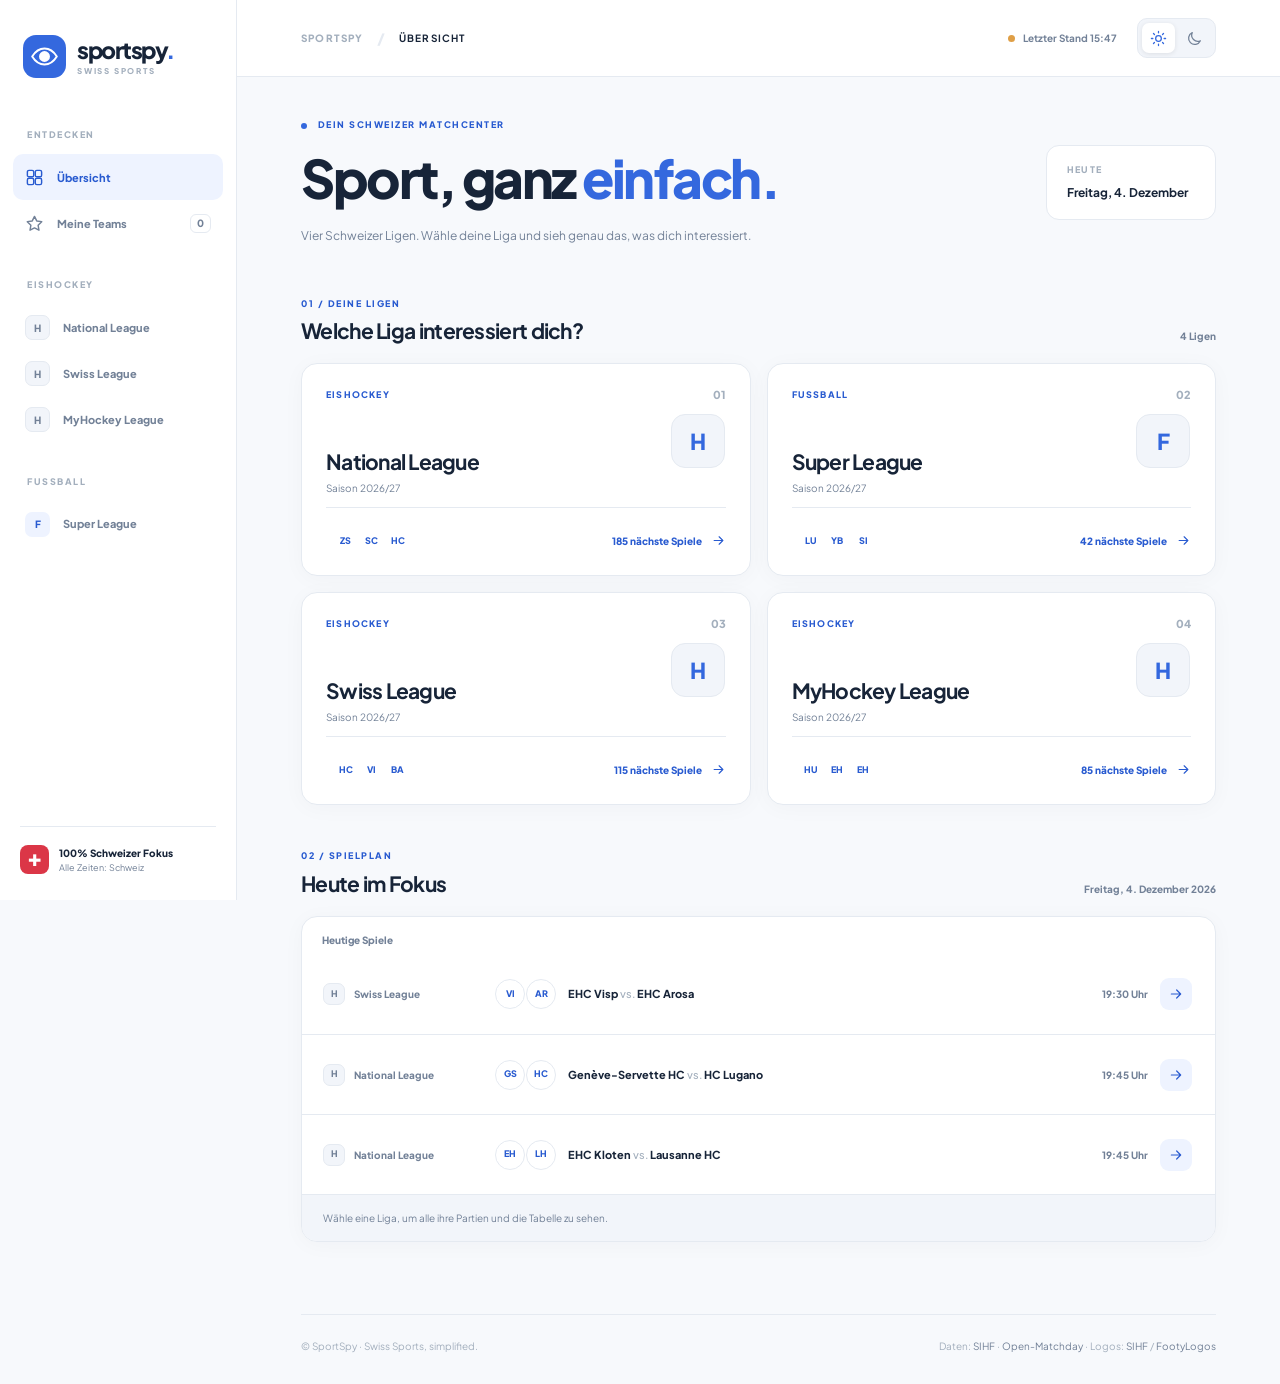
<file: sportspy/index.html>
<!doctype html>
<html lang="de-CH">
<head>
  <meta charset="utf-8">
  <meta name="viewport" content="width=device-width,initial-scale=1">
  <meta name="description" content="SportSpy – Schweizer Eishockey und Fussball. Spiele, Resultate und Tabellen – Liga für Liga.">
  <meta name="theme-color" content="#f7f9fc" id="themeColor">
  <title>SportSpy — Schweizer Sport, ohne Chaos.</title>
  <link rel="icon" href="./favicon.svg" type="image/svg+xml">
  <link rel="preconnect" href="https://fonts.googleapis.com">
  <link rel="preconnect" href="https://fonts.gstatic.com" crossorigin>
  <link href="https://fonts.googleapis.com/css2?family=Plus+Jakarta+Sans:wght@400;500;600;700;800&display=swap" rel="stylesheet">
  <script>
    try {
      document.documentElement.dataset.theme = localStorage.getItem('sportspy-theme') || (matchMedia('(prefers-color-scheme:dark)').matches ? 'dark' : 'light');
    } catch (_) { document.documentElement.dataset.theme = 'light'; }
  </script>
  <link rel="stylesheet" href="./styles.css?v=3">
  <script defer src="./app.js?v=3"></script>
</head>
<body>
<div class="shell">
  <div id="scrim" class="scrim" hidden></div>
  <aside class="sidebar" id="sidebar">
    <a class="brand" href="#home" aria-label="SportSpy Startseite">
      <span class="brand-symbol"><svg viewBox="0 0 40 40" fill="none" aria-hidden="true"><path d="M3 20c4.6-7.4 10.3-11 17-11s12.4 3.6 17 11c-4.6 7.4-10.3 11-17 11S7.6 27.4 3 20Z" stroke="currentColor" stroke-width="2.7"/><circle cx="20" cy="20" r="6.1" fill="currentColor"/><circle cx="22" cy="18" r="2" fill="white"/></svg></span>
      <span class="brand-word">sportspy<span>.</span><small>SWISS SPORTS</small></span>
    </a>
    <nav class="side-menu" aria-label="Hauptnavigation">
      <span class="menu-heading">ENTDECKEN</span>
      <a href="#home" data-nav="home" class="side-link"><svg viewBox="0 0 24 24"><rect x="3" y="3" width="8" height="8" rx="2"/><rect x="13" y="3" width="8" height="8" rx="2"/><rect x="3" y="13" width="8" height="8" rx="2"/><rect x="13" y="13" width="8" height="8" rx="2"/></svg>Übersicht</a>
      <a href="#favoriten" data-nav="favorites" class="side-link"><svg viewBox="0 0 24 24"><path d="m12 3 2.8 5.75 6.35.92-4.6 4.49 1.09 6.34L12 17.5l-5.64 3 1.08-6.34-4.6-4.49 6.35-.92L12 3Z"/></svg>Meine Teams <span class="nav-count" id="favoriteCount">0</span></a>
      <span class="menu-heading section-space">EISHOCKEY</span>
      <a href="#liga/national/heute" data-nav="national" class="side-link"><span class="sport-tile hockey-tile">H</span>National League</a>
      <a href="#liga/swiss/heute" data-nav="swiss" class="side-link"><span class="sport-tile hockey-tile">H</span>Swiss League</a>
      <a href="#liga/myhockey/heute" data-nav="myhockey" class="side-link"><span class="sport-tile hockey-tile">H</span>MyHockey League</a>
      <span class="menu-heading section-space">FUSSBALL</span>
      <a href="#liga/super/heute" data-nav="super" class="side-link"><span class="sport-tile football-tile">F</span>Super League</a>
    </nav>
    <div class="sidebar-footer"><span class="swiss-cross">✚</span><div><strong>100% Schweizer Fokus</strong><small>Alle Zeiten: Schweiz</small></div></div>
  </aside>

  <div class="workspace">
    <header class="topbar">
      <div class="topbar-left">
        <button class="icon-button menu-button" id="menuButton" type="button" aria-label="Navigation öffnen" aria-expanded="false"><svg viewBox="0 0 24 24"><path d="M4 7h16M4 12h16M4 17h16"/></svg></button>
        <span class="top-brand-mobile">sportspy<span>.</span></span>
        <span class="breadcrumb"><span>SPORTSPY</span><span class="crumb-divider">/</span><strong id="breadcrumb">ÜBERSICHT</strong></span>
      </div>
      <div class="topbar-right">
        <span id="dataStatus" class="data-status"><i></i> Daten werden geladen</span>
        <div class="theme-switch" role="group" aria-label="Farbschema">
          <button type="button" id="themeLight" aria-label="Helles Design" title="Light Mode"><svg viewBox="0 0 24 24"><circle cx="12" cy="12" r="4"/><path d="M12 2v2m0 16v2M2 12h2m16 0h2M4.9 4.9l1.4 1.4m11.4 11.4 1.4 1.4M19.1 4.9l-1.4 1.4M6.3 17.7l-1.4 1.4"/></svg></button>
          <button type="button" id="themeDark" aria-label="Dunkles Design" title="Dark Mode"><svg viewBox="0 0 24 24"><path d="M20.3 15.2A8.7 8.7 0 0 1 8.8 3.7 8.7 8.7 0 1 0 20.3 15.2Z"/></svg></button>
        </div>
      </div>
    </header>
    <main class="main" id="main">
      <section id="homePage" class="page" aria-labelledby="homeTitle">
        <div class="hero">
          <div><p class="eyebrow"><span class="blue-dot"></span> DEIN SCHWEIZER MATCHCENTER</p>
            <h1 id="homeTitle">Sport, ganz <em>einfach.</em></h1>
            <p class="hero-sub">Vier Schweizer Ligen. Wähle deine Liga und sieh genau das, was dich interessiert.</p>
          </div>
          <div class="date-stamp"><span>HEUTE</span><strong id="currentDate">–</strong></div>
        </div>
        <div class="home-section-title"><div><p class="eyebrow">01 / DEINE LIGEN</p><h2>Welche Liga interessiert dich?</h2></div><span class="muted-count">4 Ligen</span></div>
        <div class="league-grid" id="leagueCards" aria-label="Ligen auswählen"></div>
        <div class="home-section-title next-home-title"><div><p class="eyebrow">02 / SPIELPLAN</p><h2>Heute im Fokus</h2></div><span class="small-muted" id="homeDate">–</span></div>
        <div id="homeMatches" class="home-matches" aria-live="polite"></div>
      </section>

      <section id="leaguePage" class="page" hidden aria-labelledby="leagueTitle">
        <a href="#home" class="back-link"><svg viewBox="0 0 24 24"><path d="m14 6-6 6 6 6"/></svg> Alle Ligen</a>
        <div class="league-hero">
          <span class="league-hero-icon" id="leagueIcon">H</span>
          <div class="league-hero-title"><span class="eyebrow" id="leagueSport">EISHOCKEY · SCHWEIZ</span><h1 id="leagueTitle">National League</h1><p id="leagueSubtitle">Saison –</p></div>
          <div class="league-hero-side"><span id="leagueTeams" class="league-pill">– Teams</span><span class="league-pill" id="leagueSource">SIHF</span></div>
        </div>
        <nav class="content-tabs" id="leagueTabs" aria-label="Liga-Ansicht">
          <a href="#liga/national/heute" data-tab="heute">Heute</a>
          <a href="#liga/national/naechste" data-tab="naechste">Nächste Spiele</a>
          <a href="#liga/national/resultate" data-tab="resultate">Resultate</a>
          <a href="#liga/national/tabelle" data-tab="tabelle">Tabelle</a>
        </nav>
        <div class="view-heading">
          <div><span class="eyebrow" id="viewEyebrow">SPIELTAG</span><h2 id="viewTitle">Spiele heute</h2><p class="view-description" id="viewDescription">Alle Partien auf einen Blick.</p></div>
          <div class="view-tools" id="viewTools"></div>
        </div>
        <div id="leagueContent" aria-live="polite"></div>
        <div class="source-note" id="sourceNote"></div>
      </section>

      <section id="favoritesPage" class="page" hidden aria-labelledby="favoritesTitle">
        <a href="#home" class="back-link"><svg viewBox="0 0 24 24"><path d="m14 6-6 6 6 6"/></svg> Übersicht</a>
        <div class="simple-hero"><p class="eyebrow">DEINE AUSWAHL</p><h1 id="favoritesTitle">Meine Teams<span class="blue-period">.</span></h1><p>Speichere deine Lieblingsclubs mit dem Stern. Deine Auswahl bleibt auf diesem Gerät erhalten.</p></div>
        <div class="home-section-title"><div><p class="eyebrow">FAVORITEN</p><h2>Gespeicherte Teams</h2></div></div>
        <div id="favoriteTeams" class="favorite-grid"></div>
        <div class="home-section-title next-home-title"><div><p class="eyebrow">DEIN SPIELPLAN</p><h2>Nächste Spiele deiner Teams</h2></div></div>
        <div id="favoriteMatches" class="home-matches"></div>
      </section>

      <footer class="footer"><span>© SportSpy · Swiss Sports, simplified.</span><span>Daten: <a href="https://www.sihf.ch/" target="_blank" rel="noopener noreferrer">SIHF</a> · <a href="https://github.com/oladeeayo/open-matchday" target="_blank" rel="noopener noreferrer">Open-Matchday</a> · Logos: <a href="https://www.sihf.ch/" target="_blank" rel="noopener noreferrer">SIHF</a> / <a href="https://www.footylogos.com/competition/swiss-football-league" target="_blank" rel="noopener noreferrer">FootyLogos</a></span></footer>
    </main>
  </div>
</div>
</body>
</html>
</file>
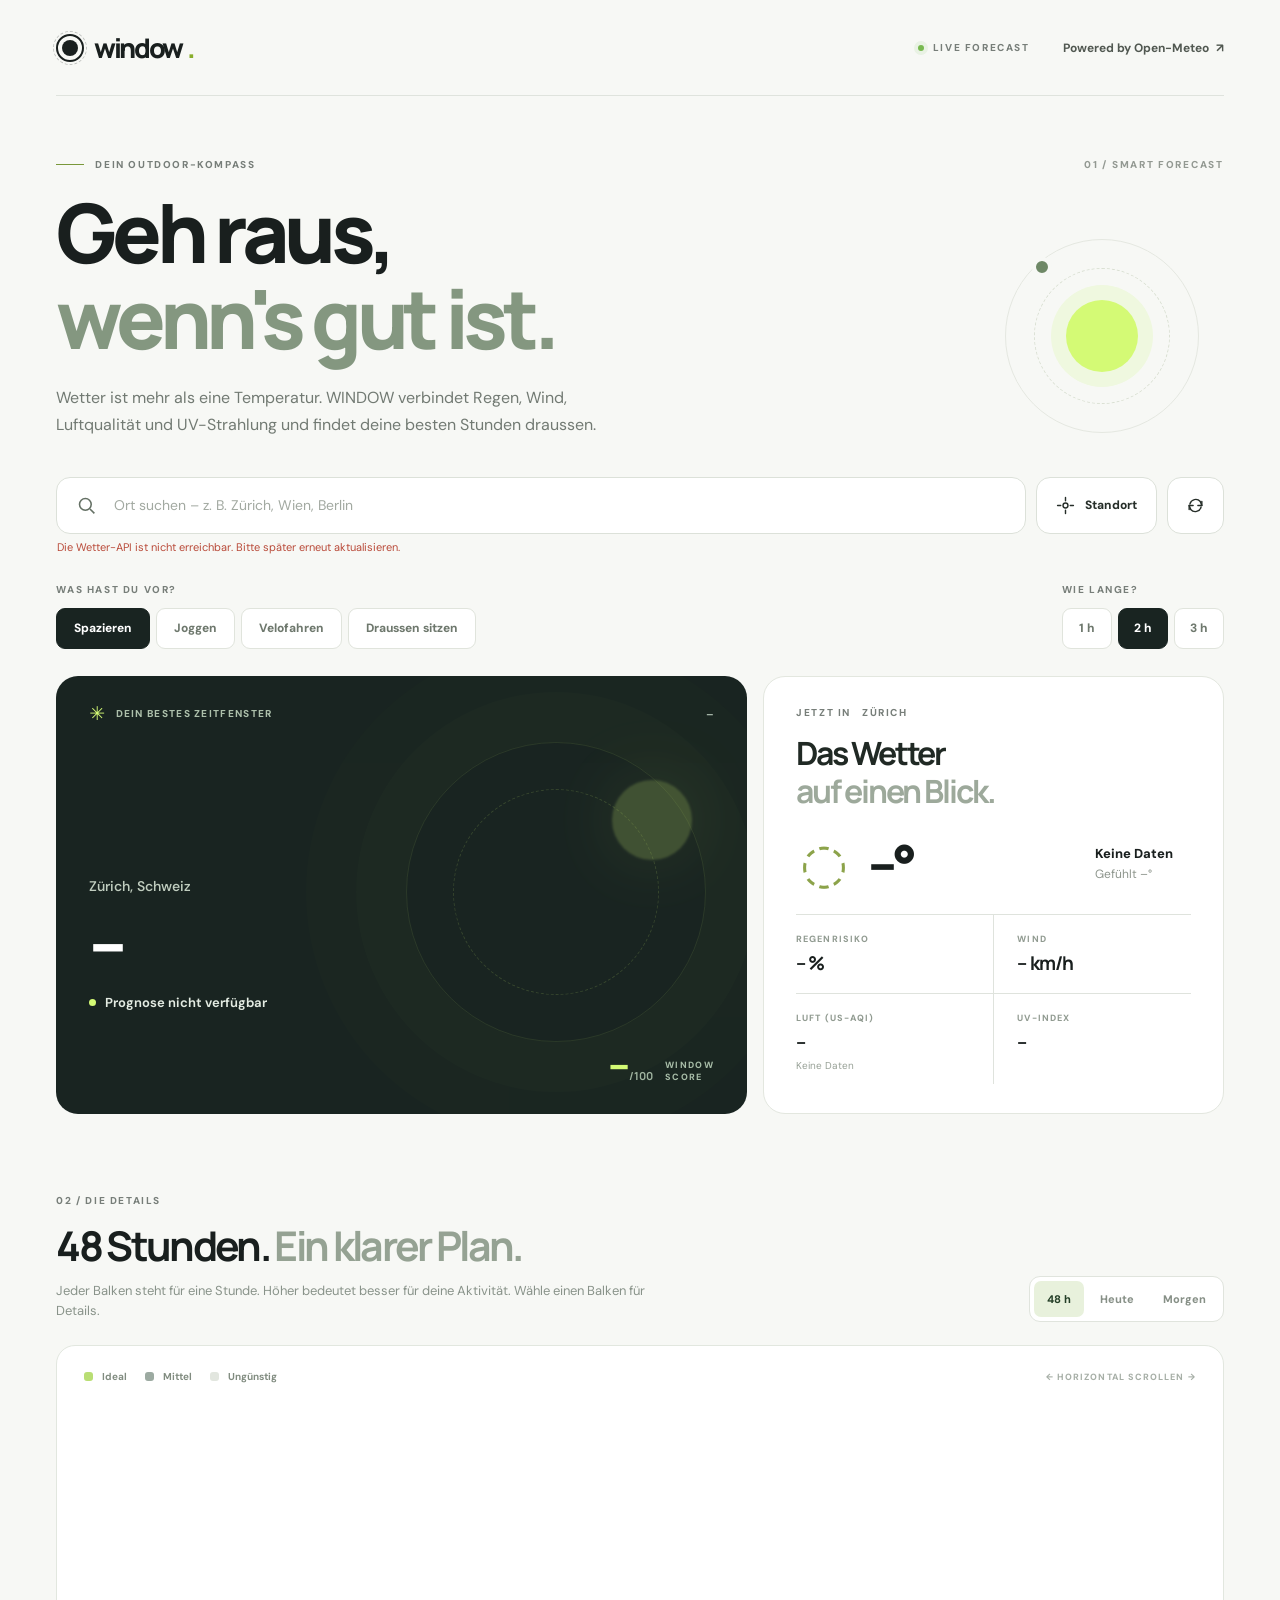
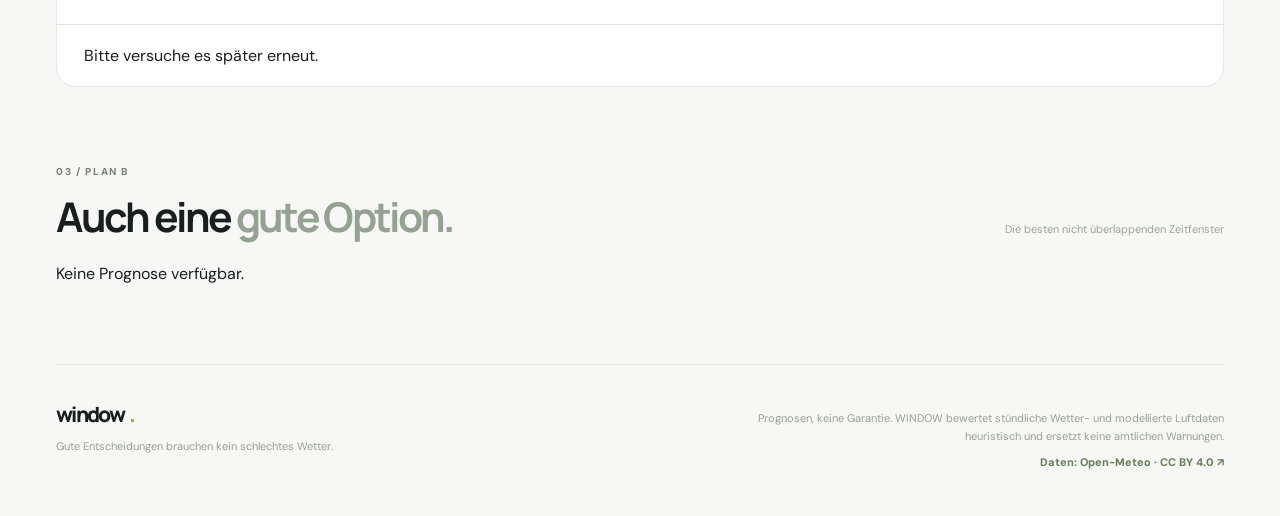
<file: window/index.html>
<!doctype html>
<html lang="de-CH">
<head>
  <meta charset="utf-8">
  <meta name="viewport" content="width=device-width,initial-scale=1,viewport-fit=cover">
  <meta name="theme-color" content="#f7f8f5">
  <meta name="description" content="WINDOW findet das beste Zeitfenster zum Spazieren, Joggen oder Velofahren – mit Wetter, Regen, Wind, UV und Luftqualität. Kostenlos, ohne Account.">
  <title>WINDOW — Geh raus, wenn's gut ist.</title>
  <link rel="icon" type="image/svg+xml" href="./favicon.svg">
  <link rel="stylesheet" href="./styles.css">
  <script type="module" src="./app.js"></script>
</head>
<body>
  <div class="shell">
    <header class="topbar">
      <a class="brand" href="./" aria-label="WINDOW Startseite"><span class="brand-mark" aria-hidden="true"><span></span></span>window<span class="brand-dot">.</span></a>
      <div class="top-right"><span class="eyebrow desktop-only"><i class="live-dot"></i> LIVE FORECAST</span><a class="source-link" href="https://open-meteo.com/" target="_blank" rel="noopener noreferrer">Powered by Open-Meteo <span aria-hidden="true">↗</span></a></div>
    </header>

    <main>
      <div class="page-heading">
        <div><p class="kicker"><span class="kicker-line"></span> DEIN OUTDOOR-KOMPASS</p><h1>Geh raus,<br><em>wenn's gut ist.</em></h1><p class="intro">Wetter ist mehr als eine Temperatur. WINDOW verbindet Regen, Wind, Luftqualität und UV-Strahlung und findet deine besten Stunden draussen.</p></div>
        <div class="top-annotation" aria-hidden="true"><span>01 / SMART FORECAST</span><div class="orbit"><span class="orbit-sun"></span><span class="orbit-ring"></span></div></div>
      </div>

      <section class="location-row" aria-label="Standort wählen">
        <div class="search-wrap" id="searchWrap">
          <label class="sr-only" for="citySearch">Ort suchen</label>
          <svg aria-hidden="true" viewBox="0 0 24 24"><circle cx="10.7" cy="10.7" r="6.7"/><path d="m16 16 5 5"/></svg>
          <input id="citySearch" type="search" placeholder="Ort suchen – z. B. Zürich, Wien, Berlin" autocomplete="off" role="combobox" aria-expanded="false" aria-controls="searchResults" aria-autocomplete="list" spellcheck="false">
          <div id="searchResults" class="search-results" role="listbox" hidden></div>
        </div>
        <button class="icon-button location-button" type="button" id="locateButton" title="Meinen Standort verwenden" aria-label="Meinen Standort verwenden">
          <svg viewBox="0 0 24 24" aria-hidden="true"><circle cx="12" cy="12" r="3.1"/><path d="M12 2v4M12 18v4M2 12h4M18 12h4"/></svg>
          <span class="desktop-only">Standort</span>
        </button>
        <button class="icon-button refresh-button" type="button" id="refreshButton" title="Prognose aktualisieren" aria-label="Prognose aktualisieren">
          <svg viewBox="0 0 24 24" aria-hidden="true"><path d="M20 7v5h-5M4 17v-5h5"/><path d="M5 10a7.5 7.5 0 0 1 13-3l2 5M4 12l2 5a7.5 7.5 0 0 0 13-3"/></svg>
        </button>
      </section>
      <p class="status" id="statusMessage" role="status" aria-live="polite">Lade Prognose für Zürich …</p>

      <section class="preferences" aria-label="Aktivität und Dauer">
        <div class="preference-group"><span class="pref-label">WAS HAST DU VOR?</span><div class="choice-list" id="activityChoices" role="group" aria-label="Aktivität"><button type="button" class="choice active" data-activity="walk" aria-pressed="true">Spazieren</button><button type="button" class="choice" data-activity="run" aria-pressed="false">Joggen</button><button type="button" class="choice" data-activity="bike" aria-pressed="false">Velofahren</button><button type="button" class="choice" data-activity="terrace" aria-pressed="false">Draussen sitzen</button></div></div>
        <div class="preference-group duration-group"><span class="pref-label">WIE LANGE?</span><div class="choice-list" id="durationChoices" role="group" aria-label="Dauer"><button type="button" class="choice" data-hours="1" aria-pressed="false">1 h</button><button type="button" class="choice active" data-hours="2" aria-pressed="true">2 h</button><button type="button" class="choice" data-hours="3" aria-pressed="false">3 h</button></div></div>
      </section>

      <div class="feature-grid">
        <section class="recommendation" aria-labelledby="bestHeading">
          <div class="recommendation-top"><div class="eyebrow eyebrow-light"><span class="mini-sun" aria-hidden="true">✳</span> DEIN BESTES ZEITFENSTER</div><span id="recommendedDay" class="recommendation-day">–</span></div>
          <div class="recommendation-body">
            <p id="bestLocation" class="recommendation-place">Zürich, Schweiz</p>
            <h2 id="bestHeading" class="best-time">–<span class="time-dash">—</span>–</h2>
            <div class="best-caption"><span class="result-indicator" id="resultIndicator"></span><span id="bestLabel">Wird berechnet …</span></div>
          </div>
          <div class="recommendation-bottom">
            <div id="insights" class="insights"><span>Wetterdaten werden geladen</span></div>
            <div class="score-badge" aria-label="Zeitfenster-Bewertung"><div class="score-number"><span id="bestScore">–</span><small>/100</small></div><div class="score-caption">WINDOW<br>SCORE</div></div>
          </div>
          <div class="rec-decor" aria-hidden="true"><div class="rec-orbit"></div><div class="rec-core"></div></div>
        </section>

        <section class="current-panel" aria-labelledby="currentHeading">
          <div class="panel-header"><p class="kicker">JETZT IN <span id="currentCity">ZÜRICH</span></p><h2 id="currentHeading">Das Wetter<br><span>auf einen Blick.</span></h2></div>
          <div class="current-main"><span id="currentIcon" class="weather-symbol" aria-hidden="true">◌</span><span class="current-temperature" id="currentTemperature">–°</span><div class="current-summary"><strong id="currentDescription">Wird geladen</strong><span id="currentFeels">Gefühlt –°</span></div></div>
          <div class="current-metrics">
            <div class="metric"><span class="metric-label">REGENRISIKO</span><strong id="currentRain">– %</strong></div>
            <div class="metric"><span class="metric-label">WIND</span><strong id="currentWind">– km/h</strong></div>
            <div class="metric"><span class="metric-label">LUFT (US-AQI)</span><strong id="currentAqi">–</strong><small id="currentAqiLabel">Keine Daten</small></div>
            <div class="metric"><span class="metric-label">UV-INDEX</span><strong id="currentUv">–</strong></div>
          </div>
        </section>
      </div>

      <section class="timeline-section" aria-labelledby="timelineHeading">
        <div class="section-heading"><div><p class="kicker">02 / DIE DETAILS</p><h2 id="timelineHeading">48 Stunden. <span>Ein klarer Plan.</span></h2><p>Jeder Balken steht für eine Stunde. Höher bedeutet besser für deine Aktivität. Wähle einen Balken für Details.</p></div><div class="filter" role="group" aria-label="Zeitraum" id="dayChoices"><button class="filter-option active" type="button" data-day="all" aria-pressed="true">48 h</button><button class="filter-option" type="button" data-day="today" aria-pressed="false">Heute</button><button class="filter-option" type="button" data-day="tomorrow" aria-pressed="false">Morgen</button></div></div>
        <div class="chart-card">
          <div class="chart-top"><div class="chart-legend"><span class="legend-dot good"></span> Ideal <span class="legend-dot okay"></span> Mittel <span class="legend-dot poor"></span> Ungünstig</div><span class="chart-hint">← HORIZONTAL SCROLLEN →</span></div>
          <div class="chart-viewport" id="chartViewport"><div class="chart" id="chart" role="group" aria-label="Stündliche Outdoor-Bewertung"></div></div>
          <div class="selected-details" id="selectedDetails"><span class="selected-loading">Stündliche Details werden geladen …</span></div>
        </div>
      </section>

      <section class="alternatives-section" aria-labelledby="alternativesHeading"><div class="section-heading simple"><div><p class="kicker">03 / PLAN B</p><h2 id="alternativesHeading">Auch eine <span>gute Option.</span></h2></div><span class="muted-note">Die besten nicht überlappenden Zeitfenster</span></div><div class="alternative-grid" id="alternatives"><div class="alternative loading-state">Wird berechnet …</div></div></section>
    </main>

    <footer class="footer"><div><span class="footer-brand">window<span>.</span></span><p>Gute Entscheidungen brauchen kein schlechtes Wetter.</p></div><div class="footer-right"><p>Prognosen, keine Garantie. WINDOW bewertet stündliche Wetter- und modellierte Luftdaten heuristisch und ersetzt keine amtlichen Warnungen.</p><a href="https://open-meteo.com/" target="_blank" rel="noopener noreferrer">Daten: Open-Meteo · CC BY 4.0 ↗</a></div></footer>
  </div>
</body>
</html>
</file>
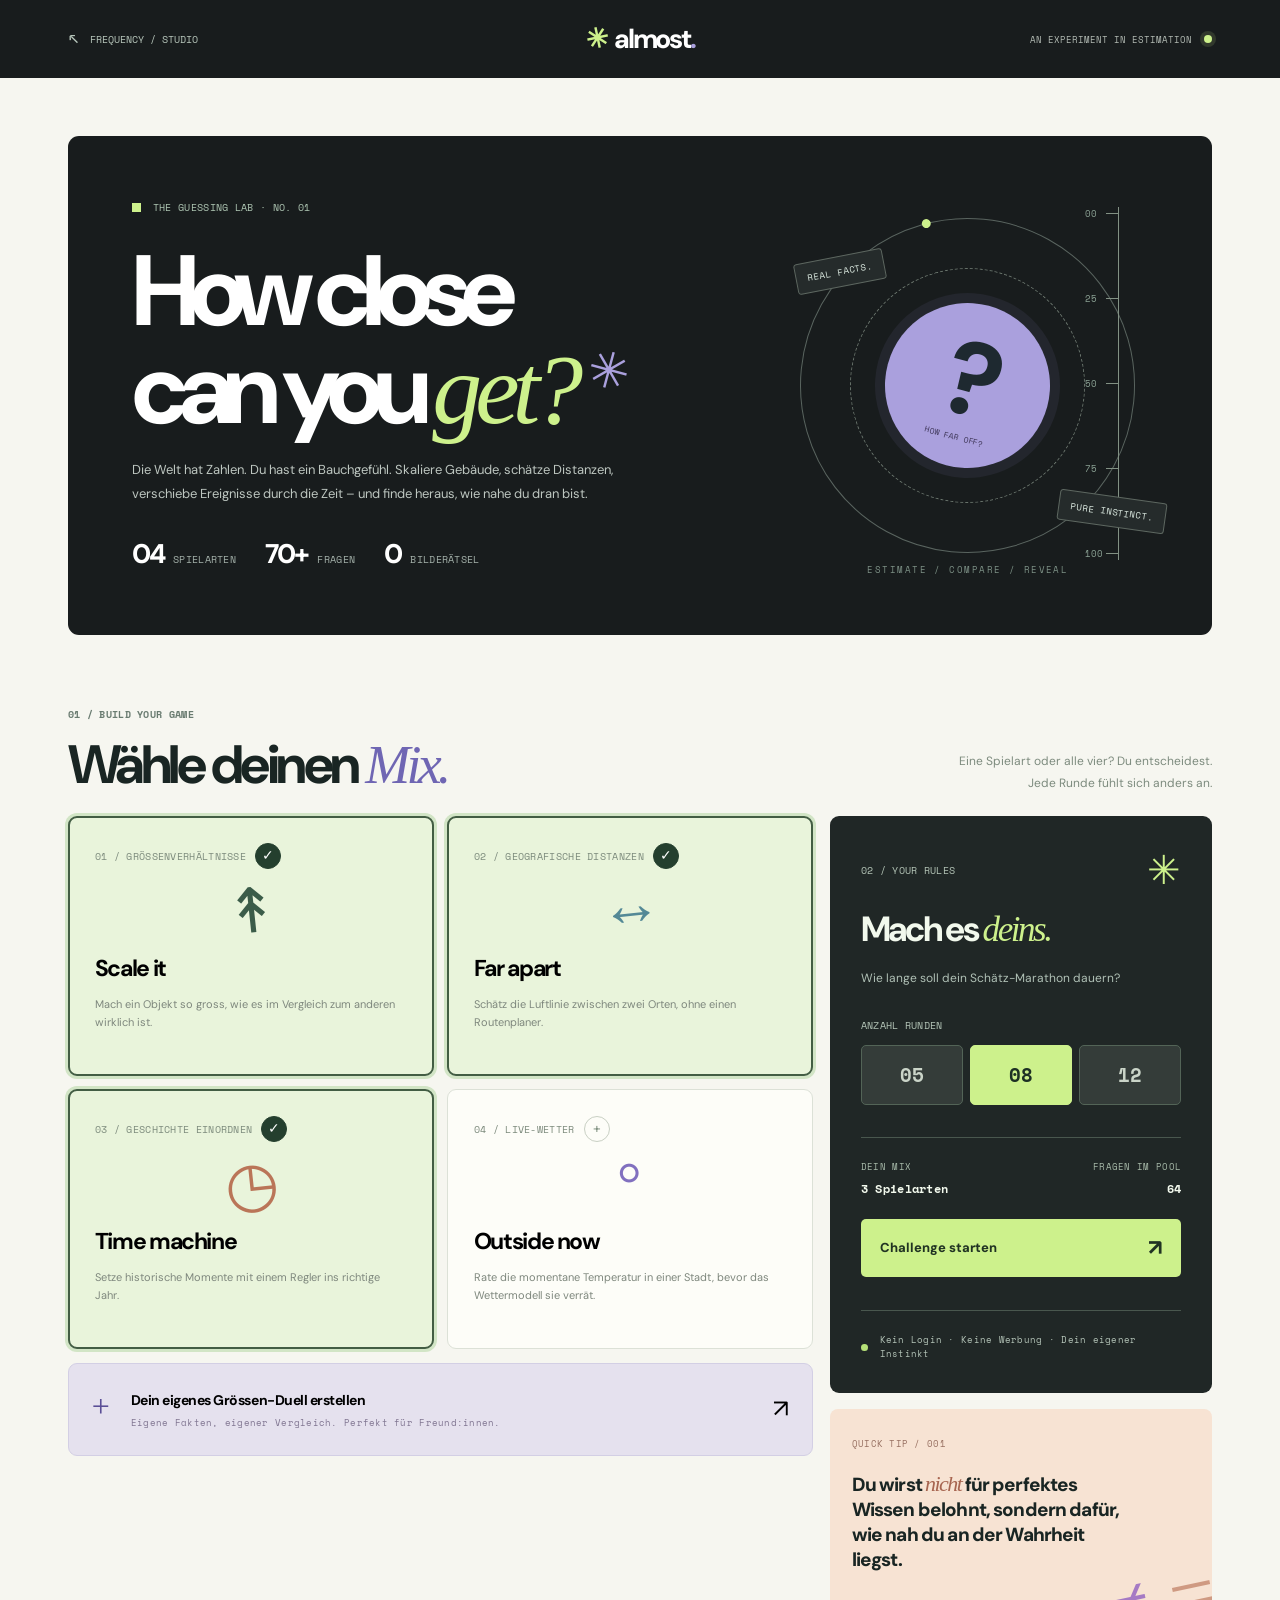
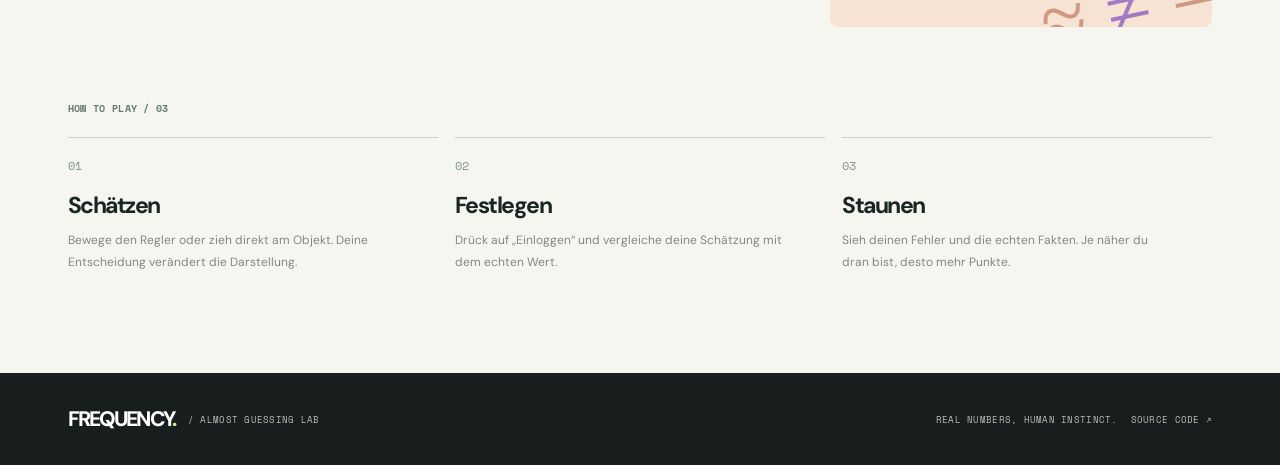
<file: nebenan/guess/index.html>
<!doctype html>
<html lang="de-CH">
<head>
<meta charset="utf-8"><meta name="viewport" content="width=device-width,initial-scale=1">
<meta name="theme-color" content="#171b1d">
<meta name="description" content="ALMOST. Ein interaktives Schätzspiel für Grössen, Entfernungen, Geschichte und Live-Wetter. Vier Spielarten, ein guter Instinkt.">
<title>ALMOST. — Wie nah bist du dran?</title>
<link rel="icon" href="../favicon.svg" type="image/svg+xml">
<link rel="stylesheet" href="./game.css?v=almost2">
<script type="module" src="./game.mjs?v=almost2"></script>
</head>
<body>
<a href="#main" class="skip-link">Zum Spiel</a>
<header class="topbar">
 <a class="home-link" href="../"><span aria-hidden="true">↖</span> FREQUENCY / STUDIO</a>
 <a class="brand" href="./"><span class="brand-spark" aria-hidden="true">✳</span> almost<span class="brand-dot">.</span></a>
 <span class="header-id">AN EXPERIMENT IN ESTIMATION <span class="live-dot"></span></span>
</header>
<main id="main">
<section id="setupView" class="setup page-wrap" aria-labelledby="pageTitle">
 <div class="hero">
  <div class="hero-left"><div class="eyebrow"><span class="small-square"></span> THE GUESSING LAB · NO. 01</div>
   <h1 id="pageTitle">How close<br>can you <em>get?</em><span class="hero-asterisk">✳</span></h1>
   <p>Die Welt hat Zahlen. Du hast ein Bauchgefühl. Skaliere Gebäude, schätze Distanzen, verschiebe Ereignisse durch die Zeit – und finde heraus, wie nahe du dran bist.</p>
   <div class="hero-facts"><span><strong>04</strong> SPIELARTEN</span><span><strong>70+</strong> FRAGEN</span><span><strong>0</strong> BILDERÄTSEL</span></div>
  </div>
  <div class="hero-art" aria-hidden="true">
   <div class="hero-orbit orbit-one"></div><div class="hero-orbit orbit-two"></div>
   <div class="hero-ruler"><span>00</span><span>25</span><span>50</span><span>75</span><span>100</span></div>
   <div class="hero-disc"><span>?</span><small>HOW FAR OFF?</small></div>
   <span class="hero-ticket ticket-a">REAL FACTS.</span><span class="hero-ticket ticket-b">PURE INSTINCT.</span>
   <div class="hero-bottom-code">ESTIMATE / COMPARE / REVEAL</div>
  </div>
 </div>
 <div class="section-head"><div><span class="section-index">01 / BUILD YOUR GAME</span><h2>Wähle deinen <em>Mix.</em></h2></div><p>Eine Spielart oder alle vier? Du entscheidest. Jede Runde fühlt sich anders an.</p></div>
 <div class="setup-layout">
  <section class="modes-panel" aria-labelledby="modesTitle"><h3 id="modesTitle" class="sr-only">Spielarten wählen</h3><div class="mode-grid" id="modeGrid"></div>
   <div class="custom-expander">
    <button type="button" id="toggleCustom" class="custom-trigger" aria-expanded="false" aria-controls="customEditor"><span><span class="trigger-symbol">+</span><strong>Dein eigenes Grössen-Duell erstellen</strong><small>Eigene Fakten, eigener Vergleich. Perfekt für Freund:innen.</small></span><span class="trigger-arrow" aria-hidden="true">↗</span></button>
    <div id="customEditor" class="custom-editor" hidden>
     <p>Gib zwei Dinge und ihre Höhen in Metern ein. Die tatsächliche Höhe des zweiten Objekts bleibt während des Spiels verborgen.</p>
     <form id="customForm" class="custom-form">
      <div class="form-grid"><label>Referenzobjekt<input id="customRef" required maxlength="45" placeholder="z. B. Kirchturm" autocomplete="off"></label><label>Bekannte Höhe (m)<input id="customRefHeight" type="number" min="1" max="20000" step="0.1" required placeholder="60"></label>
      <label>Gesuchtes Objekt<input id="customTarget" required maxlength="45" placeholder="z. B. Rathaus" autocomplete="off"></label><label>Gesuchte Höhe (m)<input id="customTargetHeight" type="number" min="1" max="20000" step="0.1" required placeholder="92"></label></div>
      <label>Quelle (optional)<input id="customSource" type="url" maxlength="350" placeholder="https://..."></label>
      <div class="custom-actions"><span id="customHelp" role="status">Wird nur in diesem Browser gespeichert.</span><button type="submit">Duell hinzufügen ↗</button></div>
     </form>
     <div id="customList" class="custom-list"></div>
    </div>
   </div>
  </section>
  <aside class="setup-side">
   <div class="settings-card"><div class="settings-header"><span>02 / YOUR RULES</span><span class="settings-mark">✳</span></div>
    <h3>Mach es <em>deins.</em></h3><p>Wie lange soll dein Schätz-Marathon dauern?</p>
    <div class="number-label">ANZAHL RUNDEN</div>
    <div class="round-picker" id="roundPicker" role="group" aria-label="Rundenzahl"><button type="button" data-rounds="5" aria-pressed="false">05</button><button type="button" data-rounds="8" aria-pressed="true">08</button><button type="button" data-rounds="12" aria-pressed="false">12</button></div>
    <div class="setup-summary"><div><span>DEIN MIX</span><strong id="mixSummary">3 Spielarten</strong></div><div><span>FRAGEN IM POOL</span><strong id="poolSummary">—</strong></div></div>
    <button id="startButton" class="primary-button" type="button">Challenge starten <span aria-hidden="true">↗</span></button>
    <p id="setupError" class="setup-error" role="status"></p>
    <div class="settings-fineprint"><span class="online-tick"></span> Kein Login · Keine Werbung · Dein eigener Instinkt</div>
   </div>
   <div class="mini-note"><span>QUICK TIP / 001</span><p>Du wirst <em>nicht</em> für perfektes Wissen belohnt, sondern dafür, wie nah du an der Wahrheit liegst.</p><div class="mini-note-art" aria-hidden="true">≈ <i>≠</i> =</div></div>
  </aside>
 </div>
 <section class="howto"><div class="section-index">HOW TO PLAY / 03</div><div class="howto-grid"><div><b>01</b><h4>Schätzen</h4><p>Bewege den Regler oder zieh direkt am Objekt. Deine Entscheidung verändert die Darstellung.</p></div><div><b>02</b><h4>Festlegen</h4><p>Drück auf „Einloggen“ und vergleiche deine Schätzung mit dem echten Wert.</p></div><div><b>03</b><h4>Staunen</h4><p>Sieh deinen Fehler und die echten Fakten. Je näher du dran bist, desto mehr Punkte.</p></div></div></section>
</section>
<section id="playView" class="play page-wrap" hidden aria-labelledby="questionTitle">
 <div class="play-header">
  <button id="backButton" type="button" class="text-button"><span aria-hidden="true">←</span> MIX ÄNDERN</button>
  <div class="round-progress"><span id="roundInfo">RUNDE 01 / 08</span><div class="progress-track"><div id="progressFill"></div></div></div>
  <div class="score-stand"><span>GESAMTSCORE</span><strong id="scoreTotal">0000</strong></div>
 </div>
 <div class="play-layout">
  <section class="question-card">
   <div class="question-top"><div><span id="questionMode" class="mode-flag">01 / SCALE IT</span><h2 id="questionTitle">Wie viel <em>grösser?</em></h2><p id="questionDescription">Ziehen, schätzen, vergleichen.</p></div><span class="question-symbol" id="questionSymbol" aria-hidden="true">↟</span></div>
   <div id="visualStage" class="visual-stage stage-scale" aria-label="Interaktive grafische Darstellung der Schätzung">
    <div id="stageContent" class="stage-content"></div>
    <span class="stage-corner top-corner">ALMOST / LAB 001</span>
    <span class="stage-corner bottom-corner" id="stageCorner">NOT TO SCALE / YET</span>
   </div>
   <div class="question-foot"><span id="stageCaption">Die Illustration folgt deiner Schätzung.</span><span>NO STOCK PHOTOS · JUST SHAPES</span></div>
  </section>
  <aside class="dial-card">
   <div class="dial-top"><span>YOUR ESTIMATE</span><div class="round-dots" id="roundDots"></div></div>
   <div class="dial-question" id="dialQuestion">Welche Grösse fühlst du?</div>
   <div class="estimate-readout" id="estimateReadout" aria-live="off">1,00<span>×</span></div>
   <div class="dial-instruction" id="dialInstruction">Ziehe den Regler. Du kannst auch die Pfeiltasten verwenden.</div>
   <div class="range-wrap"><input id="guessSlider" type="range" min="0" max="1000" step="1" value="500" aria-label="Schätzwert einstellen"><div id="answerMark" class="answer-mark" hidden><span>EXAKT</span></div></div>
   <div class="range-ends"><span id="rangeStart">0.25×</span><span id="rangeEnd">3.3×</span></div>
   <div class="precision-controls"><button type="button" id="nudgeMinus" aria-label="Schätzung ein wenig verringern">−</button><span>FEINJUSTIEREN</span><button type="button" id="nudgePlus" aria-label="Schätzung ein wenig erhöhen">+</button></div>
   <div class="hint-area"><button id="hintButton" type="button" class="hint-link">✳ Kleiner Hinweis <span>−30 % SCORE</span></button><p id="hintMessage" class="hint-message" hidden></p></div>
   <button id="lockButton" class="primary-button lock-button" type="button">Schätzung einloggen <span>↗</span></button>
   <div id="revealPanel" class="reveal-panel" hidden>
    <div class="reveal-overline" id="revealStatus">YOUR RESULT / ALMOST!</div><strong id="revealPoints" class="reveal-points">+000 P.</strong>
    <div class="reveal-pair"><div><span>DEIN TIPP</span><strong id="revealedGuess">—</strong></div><div><span>WIRKLICH</span><strong id="revealedTruth">—</strong></div></div>
    <p id="revealFact">—</p><a id="revealSource" target="_blank" rel="noopener noreferrer" href="https://www.wikipedia.org/">Faktenquelle ansehen ↗</a>
    <button id="nextButton" class="next-button" type="button">Nächste Runde <span>→</span></button>
   </div>
   <div class="dial-footer"><span class="verified-dot"></span><span id="dataProvenance">FACT-CHECKED NUMBERS / NOT A MEMORY GAME</span></div>
  </aside>
 </div>
</section>
<section id="finalView" class="final-view page-wrap" hidden aria-labelledby="finalTitle">
 <div class="final-left"><span class="eyebrow">THE VERDICT / END OF THE LINE</span><h2 id="finalTitle">Not bad.<br><em>Almost.</em></h2><p id="finalSubtitle">Du warst näher dran, als du dachtest.</p><div class="final-number"><span>DEIN SCORE</span><strong id="finalScore">0000</strong><small>PUNKTE</small></div><div class="final-stats"><div><span>DURCHSCHNITT</span><strong id="finalAverage">—</strong></div><div><span>BESTE RUNDE</span><strong id="finalBest">—</strong></div><div><span>PERSÖNLICHER REKORD</span><strong id="finalRecord">—</strong></div></div><div class="final-buttons"><button id="restartButton" type="button" class="primary-button">Noch eine Runde ↗</button><button id="reconfigureButton" type="button" class="secondary-button">Mix anpassen ↗</button></div></div>
 <aside class="final-right"><div class="history-title">ALL YOUR GUESSES / ROUND BY ROUND</div><div id="historyList" class="history-list"></div></aside>
</section>
</main>
<footer class="footer"><div><a href="../">FREQUENCY<span>.</span></a><span> / ALMOST GUESSING LAB</span></div><div><span>REAL NUMBERS, HUMAN INSTINCT.</span><a href="https://github.com/Brotesser8/hnkrspiel/tree/main/nebenan/guess" target="_blank" rel="noopener noreferrer">SOURCE CODE ↗</a></div></footer>
<div class="toast" id="toast" hidden role="status" aria-live="polite"></div>
</body>
</html>
</file>
<file: nebenan/style.css>
@import url('https://fonts.googleapis.com/css2?family=DM+Sans:wght@400;500;600;700;800&family=Space+Mono:wght@400;700&display=swap');
:root{--ink:#171b20;--ink-2:#272b31;--paper:#f3f2eb;--canvas:#fbfaf5;--line:#d7d8d1;--muted:#737a78;--lime:#d1f28a;--purple:#b9acf6;--electric:#7160e8;--salmon:#e8a48c;--mono:'Space Mono',ui-monospace,SFMono-Regular,monospace;--sans:'DM Sans',Inter,-apple-system,BlinkMacSystemFont,Arial,sans-serif}
*{box-sizing:border-box}html{scroll-behavior:smooth}body{margin:0;background:var(--paper);color:var(--ink);font:15px/1.55 var(--sans);overflow-x:hidden}button,input,select{font:inherit}button{cursor:pointer}button:disabled{opacity:.5;cursor:wait}a{color:inherit;text-decoration:none}img{display:block;max-width:100%}h1,h2,h3,h4,p{margin:0}h1,h2,h3,h4{letter-spacing:-.055em}em{font-family:Georgia,'Times New Roman',serif;font-style:italic;font-weight:400;letter-spacing:-.07em}::selection{background:var(--lime);color:#111} :focus-visible{outline:3px solid var(--electric);outline-offset:3px} [hidden]{display:none!important}.sr-only{position:absolute!important;clip:rect(0,0,0,0);clip-path:inset(50%);height:1px;width:1px;overflow:hidden;white-space:nowrap}.skip{position:absolute;left:20px;top:-65px;background:#fff;padding:12px;z-index:9999}.skip:focus{top:15px}
.site-header{height:76px;padding:0 clamp(22px,5.4vw,90px);background:#16191e;color:#fff;display:flex;align-items:center;gap:42px;border-bottom:1px solid #34393e;position:relative;z-index:30}.wordmark{font-size:19px;font-weight:800;letter-spacing:-.07em;display:flex;align-items:center;gap:9px;white-space:nowrap}.mark-dot{color:var(--lime);margin-left:-8px}.logomark{width:33px;height:33px;display:flex;align-items:center;justify-content:center;gap:3px;border:1px solid var(--lime);border-radius:50%;transform:rotate(15deg)}.logomark i{width:3px;background:var(--lime);border-radius:5px;height:8px}.logomark i:nth-child(2),.logomark i:nth-child(3){height:17px}.logomark i:last-child{height:11px}.header-links{display:flex;gap:25px;margin-left:auto;font-size:12px;font-weight:700;color:#bfc5c2}.header-links a:hover{color:var(--lime)}.header-right{display:flex;align-items:center;gap:23px}.header-status{font:9px var(--mono);white-space:nowrap;color:#adb9b1;display:flex;align-items:center;gap:8px}.status-light,.stage-live-dot{height:8px;width:8px;border-radius:50%;background:var(--lime);box-shadow:0 0 0 4px #d1f28a21}.pocket-button{border:1px solid #525956;background:transparent;color:#fff;border-radius:30px;padding:9px 10px 9px 15px;display:flex;align-items:center;gap:11px;font-size:11px;font-weight:800}.pocket-button:hover{background:#333b36}.pocket-button span{display:grid;place-items:center;min-width:23px;height:23px;background:var(--lime);color:#152017;border-radius:50%;font:10px var(--mono)}
.intro{background:#16191e;color:#f8f7ed;position:relative;overflow:hidden}.intro:before{content:"";position:absolute;inset:0;background:radial-gradient(ellipse at 80% 24%,#7e68e222,transparent 43%),radial-gradient(ellipse at 0 100%,#a9e47b08,transparent 48%);pointer-events:none}.intro-content{width:min(1540px,100%);margin:auto;padding:39px clamp(22px,5.4vw,90px) 20px;position:relative}.overline,.label-mini,.eyebrow,.intro-edition,.intro-baseline,.stations-top,.station-number,.station-info small,.station-foot,.stage-header,.channel-end,.mini-card-label,.forecast-header,.gallery-head,.weather-kicker,.weather-city>span,.weather-details,.sound-countries button,.guess-meta,.radar-hint,.earth-stats>span,.event-date,.art-meta,.fineprint,footer,.clear-button{font:10px var(--mono);letter-spacing:.04em}.overline{font-size:10px;display:flex;align-items:center;gap:14px;color:#aeb8b3}.overline-line{height:1px;width:24px;background:var(--lime)}.intro-edition{margin-left:auto}.intro-grid{display:grid;grid-template-columns:minmax(0,1fr) 380px;gap:20px;align-items:center}.intro h1{font-size:clamp(57px,7.6vw,124px);line-height:.99;font-weight:800;letter-spacing:-.096em;margin:20px 0 22px;white-space:nowrap}.intro h1 em{color:var(--lime)}.hero-period{font-size:.43em;color:#c3b5ff;vertical-align:top;margin-left:17px;letter-spacing:0}.intro-grid>div:first-child>p{font-size:14px;line-height:1.85;color:#c4cac5;max-width:490px}.intro-actions{display:flex;align-items:center;gap:29px;margin-top:24px;flex-wrap:wrap}.action-primary{background:var(--lime);color:#192218;border:0;border-radius:5px;padding:14px 17px;font-size:12px;font-weight:800;display:inline-flex;align-items:center;justify-content:space-between;gap:30px;transition:background .18s,transform .18s}.action-primary:hover{background:#e8ffa9;transform:translateY(-2px)}.action-primary:active{transform:translateY(0)}.text-action{font-size:12px;font-weight:700;color:#e3e4de}.text-action span{margin-left:8px}.text-action:hover{color:var(--lime)}.frequency-art{height:265px;width:310px;position:relative;justify-self:center;display:grid;place-items:center;transform:rotate(-10deg)}.art-ring{position:absolute;border:1px solid #676a69;border-radius:50%;aspect-ratio:1}.ring-1{width:260px}.ring-2{width:196px;border:1px dashed #8b90a0}.ring-3{width:139px;border:1px solid var(--lime)}.art-ring:before,.art-ring:after{content:"";width:7px;height:7px;border-radius:50%;background:var(--lime);position:absolute;left:50%;top:-4px}.art-ring:after{top:auto;bottom:-4px;background:var(--purple)}.ring-1{animation:orbit 45s linear infinite}.ring-2{animation:orbit 30s linear infinite reverse}.ring-3{animation:orbit 18s linear infinite}.art-pointer{position:absolute;width:2px;height:108px;background:linear-gradient(transparent,#d8fa89);top:-5px;left:calc(50% - 1px);transform-origin:center 144px;transform:rotate(44deg)}.art-center{height:102px;width:102px;border-radius:50%;background:var(--purple);color:var(--ink);display:flex;flex-direction:column;align-items:center;justify-content:center;transform:rotate(10deg);box-shadow:0 0 0 7px #b9acf612}.art-center span{font-size:39px;font-weight:800;letter-spacing:-.09em;line-height:1}.art-center small{font:8px var(--mono);margin-top:6px}.art-side{position:absolute;background:#252931;border:1px solid #4a5359;color:#bdc6bd;border-radius:4px;padding:7px 9px;font:9px var(--mono);white-space:nowrap}.art-side-a{top:26px;left:-40px;transform:rotate(12deg)}.art-side-b{right:-50px;bottom:28px;transform:rotate(7deg)}@keyframes orbit{to{transform:rotate(360deg)}}.intro-baseline{margin-top:30px;padding-top:14px;border-top:1px solid #363a3b;display:flex;justify-content:space-between;gap:15px;color:#8a9590;font-size:9px}
.studio-shell{width:min(1540px,100%);margin:auto;padding:64px clamp(22px,5.4vw,90px) 115px;scroll-margin-top:20px}.section-intro{display:flex;align-items:end;justify-content:space-between;gap:30px;margin-bottom:24px}.eyebrow{font-weight:700;color:#777d75;display:flex;align-items:center;gap:10px}.eyebrow-square{display:inline-block;background:var(--electric);width:9px;height:9px}.section-intro h2{font-size:clamp(31px,3.8vw,53px);font-weight:800;line-height:1.1;margin-top:10px}.accent-period{color:var(--electric)}.studio-description{font-size:12px;color:#8a8d83;text-align:right;line-height:1.7}
.studio-layout{display:grid;grid-template-columns:minmax(230px,270px) minmax(0,1fr);gap:15px;align-items:stretch}.stations{background:#20252a;border:1px solid #292e33;color:#fff;border-radius:9px;display:flex;flex-direction:column;overflow:hidden}.stations-top{display:flex;align-items:center;justify-content:space-between;padding:24px 20px 18px;color:#97a29e;border-bottom:1px solid #393f43;font-size:9px}.station-buttons{padding:9px}.station{width:100%;padding:18px 12px;min-height:79px;background:transparent;border:1px solid transparent;border-radius:5px;color:#cbd2cc;display:flex;gap:16px;text-align:left;align-items:center;transition:background .17s,color .17s;position:relative}.station:hover:not(.active){background:#303739}.station.active{background:var(--lime);color:#1a241e}.station-number{font-size:10px;opacity:.65;align-self:flex-start;margin-top:4px}.station-info{flex:1;display:flex;flex-direction:column;gap:3px;min-width:0}.station-info strong{font-size:15px;line-height:1.2;letter-spacing:-.035em}.station-info small{font-size:9px;opacity:.6;white-space:nowrap}.station-chevron{font-size:20px;opacity:0;transform:translateX(-5px);transition:opacity .18s,transform .18s}.station.active .station-chevron{opacity:1;transform:none}.station-foot{margin-top:auto;padding:24px 20px 28px;border-top:1px solid #393f43;display:flex;gap:11px;align-items:center;color:#89968e;font-size:10px;line-height:1.9}.station-foot-dot{width:7px;height:7px;background:var(--purple);border-radius:50%;flex:none;box-shadow:0 0 0 4px #b9acf611}
.stage{border:1px solid var(--line);background:var(--canvas);border-radius:9px;overflow:hidden;min-height:735px;box-shadow:0 13px 50px #2628200a}.stage-header{height:56px;border-bottom:1px solid var(--line);display:flex;align-items:center;justify-content:space-between;padding:0 27px;color:#7b807a;font-size:9px}.stage-live{display:flex;align-items:center;gap:13px}.stage-live-dot{background:#67ad72;box-shadow:0 0 0 4px #74b77a26;width:7px;height:7px}.stage-side{display:flex;align-items:center;gap:21px}.stage-side button{background:transparent;border:0;font:10px var(--mono);color:#434b42;font-weight:700;letter-spacing:0}.stage-side button:hover{color:var(--electric)}.channel-panel{padding:clamp(22px,3.1vw,42px);animation:appear .25s ease}.channel-title{display:flex;align-items:flex-start;justify-content:space-between;gap:16px;margin-bottom:28px}.channel-title h3{font-size:clamp(32px,3.65vw,49px);font-weight:800;line-height:1.1;letter-spacing:-.066em;margin:12px 0 10px}.channel-title h3 em{color:var(--electric)}.channel-title p{font-size:13px;color:#788078;line-height:1.75;max-width:590px}.label-mini{color:#8b8d82;font-size:9px;font-weight:700}.illustration-icon{font:55px/1 Georgia,serif;color:#dbdbd2;margin-top:8px}.chip-row{display:flex;align-items:center;gap:8px;flex-wrap:wrap;margin-bottom:22px}.chip-row button,.sound-countries button{border:1px solid #dedfd5;background:#fff;border-radius:20px;padding:9px 14px;color:#576158;font-size:11px;font-weight:800;min-height:36px}.chip-row button:hover,.sound-countries button:hover{border-color:#999fc1;background:#f3f1fd}.chip-row button.active,.sound-countries button.active{border-color:#282d36;background:#242833;color:#fff}.search-field{border:1px solid #d8dbd2;background:#fff;padding:5px 6px 5px 16px;border-radius:6px;display:flex;align-items:center;gap:12px;margin-bottom:18px;min-width:0}.search-field>span{font-size:22px;color:#858d7e}.search-field input{min-width:0;flex:1;border:0;outline:0;background:none;font-size:12px;color:#303634;height:38px}.search-field button{border:0;border-radius:4px;background:#252a30;color:#fff;padding:12px 15px;white-space:nowrap;font-size:11px;font-weight:800}.search-field button:hover{background:#4b44b8}.search-results{display:flex;flex-direction:column;gap:0;border:1px solid var(--line);border-radius:6px;overflow:hidden;background:white;margin-top:-11px;margin-bottom:16px}.search-results button{border:0;background:#fff;display:flex;justify-content:space-between;align-items:center;gap:8px;padding:10px 15px;border-bottom:1px solid #eee;font-size:12px;text-align:left}.search-results button:hover{background:#f4f2ff}.search-results button small{color:#92988e}
.weather-layout{display:grid;grid-template-columns:minmax(0,1.45fr) minmax(210px,.75fr);gap:12px}.weather-hero{background:linear-gradient(145deg,#7189c9 0%,#677aab 55%,#393e5d 100%);color:white;border-radius:8px;padding:26px;min-height:360px;display:flex;flex-direction:column;position:relative;overflow:hidden;transition:background .3s}.weather-hero:before{content:"";width:250px;height:250px;border:1px solid #fff4;border-radius:50%;position:absolute;right:-68px;top:-85px;box-shadow:0 0 0 45px #ffffff0a,0 0 0 100px #ffffff07}.weather-hero.clear{background:linear-gradient(145deg,#88c2cd,#4b7cae 65%,#3b6683)}.weather-hero.rain{background:linear-gradient(145deg,#7e8db0,#495778 75%,#323e58)}.weather-hero.snow{background:linear-gradient(145deg,#a2bbc8,#748ba7 65%,#66788d)}.weather-hero.night{background:linear-gradient(145deg,#333d64,#171f35)}.weather-hero-top{display:flex;gap:12px;align-items:center;justify-content:space-between;position:relative;z-index:1}.weather-kicker{font-size:9px;color:#ecf7f8}.weather-type{font:10px var(--mono);border:1px solid #ffffff6b;padding:6px 9px;border-radius:30px;white-space:nowrap}.weather-city{margin-top:44px;position:relative;z-index:1}.weather-city>span{font-size:10px;color:#e3eff8}.weather-city h4{font-size:clamp(36px,4vw,56px);line-height:1.05;margin:7px 0 5px;letter-spacing:-.075em;overflow-wrap:anywhere}.weather-city p{font-size:12px;color:#f5f9faad}.weather-main{display:flex;justify-content:space-between;align-items:center;margin-top:auto;position:relative;z-index:1}.weather-main>div:first-child{display:flex;align-items:flex-start}.weather-main strong{font-size:clamp(77px,8vw,120px);font-weight:600;line-height:.94;letter-spacing:-.115em;font-variant-numeric:tabular-nums}.degrees{font-size:36px;font-weight:700;line-height:1}.weather-glyph{font:105px/1 Georgia,serif;color:#fff9d2;opacity:.9}.weather-details{display:flex;gap:16px;justify-content:space-between;flex-wrap:wrap;color:#ecf2f7;border-top:1px solid #ffffff56;padding-top:14px;margin-top:21px;font-size:9px;position:relative;z-index:1}.weather-sidebar{display:flex;flex-direction:column;gap:12px}.mini-card{background:#f0f0e9;border:1px solid #dedfd4;border-radius:7px;padding:22px;flex:1;display:flex;flex-direction:column;min-height:173px}.mini-card-label{display:flex;justify-content:space-between;gap:8px;color:#777f74;font-size:9px}.air-number{font-size:66px;line-height:1.06;letter-spacing:-.09em;margin-top:12px;font-weight:700}.air-label{font-size:13px;font-weight:800;margin:3px 0 11px}.air-meter{height:5px;background:linear-gradient(90deg,#76b796,#decb65,#d38b70,#916a9b);border-radius:5px;position:relative}.air-meter span{position:absolute;top:-3px;left:0;width:4px;height:11px;border-radius:3px;background:#1e2f2b;transition:left .3s}.mini-card small{font-size:10px;color:#879085;line-height:1.6;margin-top:10px}.mini-card-holiday{background:#e6e3f1;border-color:#d9d3ec;min-height:155px}.mini-card-holiday strong{font-size:20px;line-height:1.2;margin-top:19px;letter-spacing:-.05em}.holiday-date{font-size:12px;color:#625b79;margin-top:7px}.mini-card-holiday small{margin-top:auto}.forecast{margin-top:16px}.forecast-header,.gallery-head{display:flex;justify-content:space-between;align-items:center;gap:14px;margin:20px 0 12px;font-size:9px;color:#81867c}.forecast-header strong{color:#3c4640}.forecast-days{display:grid;grid-template-columns:repeat(6,minmax(0,1fr));gap:8px}.forecast-day{background:#f4f4ed;border:1px solid #e0e2da;border-radius:5px;padding:13px 8px;text-align:center;min-width:0}.forecast-day span{font:10px var(--mono);color:#7b8479}.forecast-day .forecast-glyph{font:32px Georgia,serif;margin:13px 0 10px;color:#5b72a2}.forecast-day strong{display:block;font-size:13px;white-space:nowrap}.forecast-day small{font-size:10px;color:#808982}.channel-end{border-top:1px solid var(--line);margin-top:26px;padding-top:18px;display:flex;align-items:center;justify-content:space-between;gap:14px;color:#92968a;font-size:9px;line-height:1.65}.save-button{border:1px solid #d5d9cb;background:transparent;border-radius:4px;color:#344637;font-size:11px;padding:9px 14px;font-weight:700;white-space:nowrap}.save-button:hover{background:#e6f4d2}.empty-state{padding:36px 18px;color:#8e958d;text-align:center;border:1px dashed #d3d8cd;border-radius:6px;font-size:12px}.inline-link{color:#4a49ad;background:none;border:0;font-weight:800;font-size:11px;white-space:nowrap}.inline-link:hover{text-decoration:underline}
.art-feature{display:grid;grid-template-columns:minmax(225px,.95fr) minmax(0,1fr);background:#e6e1d9;border-radius:8px;min-height:357px;overflow:hidden}.art-visual{min-height:335px;background:#d6d3ce;display:flex;align-items:center;justify-content:center;overflow:hidden;position:relative}.art-visual img{width:100%;height:100%;object-fit:contain;position:absolute;inset:0;padding:15px}.art-visual .art-visual-label{position:absolute;left:14px;bottom:14px;background:#ffffffe6;color:#262b24;font:9px var(--mono);padding:7px;border-radius:3px}.art-skeleton{min-height:300px;background:linear-gradient(125deg,#d4ccbc,#e5dcd1,#d6c5ba)}.art-copy{padding:clamp(22px,3vw,41px);display:flex;flex-direction:column;justify-content:center}.art-copy h4{font-size:clamp(28px,3vw,42px);line-height:1.1;margin:15px 0 13px;letter-spacing:-.07em}.art-copy>p{font-size:13px;color:#6e746a;line-height:1.7;max-width:340px}.art-copy .art-meta{font-size:10px;color:#778076;margin-top:22px;line-height:1.65}.art-copy>a{display:inline-block;margin-top:17px;font-weight:800;font-size:12px}.art-gallery{display:grid;grid-template-columns:repeat(5,minmax(0,1fr));gap:10px}.art-thumb{background:#f0eee8;border:1px solid #e1dfd6;padding:7px;border-radius:5px;cursor:pointer;text-align:left;min-width:0}.art-thumb:hover,.art-thumb.active{border-color:#7067bd;box-shadow:0 0 0 1px #7067bd}.art-thumb .art-thumb-img{height:113px;background:#e0dcd3;border-radius:2px;display:grid;place-items:center;overflow:hidden}.art-thumb img{height:100%;width:100%;object-fit:cover}.art-thumb strong{display:block;font-size:10px;margin:8px 3px 2px;line-height:1.4;overflow:hidden;text-overflow:ellipsis;white-space:nowrap}.art-thumb small{display:block;font-size:9px;color:#8e9186;margin:0 3px 3px}
.book-lead{display:grid;grid-template-columns:155px minmax(0,1fr);gap:28px;align-items:center;background:#dbe3ce;padding:26px;border-radius:7px;min-height:254px}.book-visual{width:143px;height:199px;background:#fff6e3;box-shadow:9px 9px 0 #506e5235;display:grid;place-items:center;overflow:hidden;border:1px solid #d4d6bd}.book-visual img{width:100%;height:100%;object-fit:cover}.book-placeholder{height:197px;max-width:150px;background:#44584f;color:#d8f29b;box-shadow:9px 9px 0 #9dab92;padding:17px;font-size:22px;font-weight:800;line-height:1.2;letter-spacing:-.07em}.book-lead h4{font-size:clamp(24px,3vw,40px);line-height:1.15;margin:12px 0 9px}.book-lead p{font-size:12px;color:#60725c;line-height:1.7}.book-lead .book-by{color:#3a6046;font-weight:800}.book-lead a{display:inline-block;margin-top:15px;font-size:12px;font-weight:800}.books-grid{display:grid;grid-template-columns:repeat(4,minmax(0,1fr));gap:10px}.book-card{border:1px solid #e2e2db;border-radius:6px;padding:12px;background:#f4f4ee;cursor:pointer;text-align:left;min-width:0}.book-card:hover,.book-card.active{border-color:#636e9c;background:#f1f0f8}.book-card img,.book-card .book-cover-fallback{height:142px;width:100%;object-fit:contain;background:#e2ddcf;border-radius:3px;margin-bottom:11px}.book-card .book-cover-fallback{display:grid;place-items:center;font:42px Georgia,serif;color:#786a50}.book-card strong{font-size:11px;line-height:1.4;display:-webkit-box;-webkit-line-clamp:2;-webkit-box-orient:vertical;overflow:hidden}.book-card small{font-size:10px;color:#868e85;display:block;margin-top:4px;white-space:nowrap;text-overflow:ellipsis;overflow:hidden}
.segmented{display:flex;gap:6px;background:#e9e9e1;border-radius:5px;padding:5px;margin-bottom:15px;max-width:440px}.segmented button{flex:1;background:transparent;border:0;border-radius:4px;padding:12px 11px;font-size:11px;color:#6e776c;font-weight:800}.segmented button.active{background:#242b31;color:#fff}.earth-overview{display:grid;grid-template-columns:minmax(195px,.72fr) minmax(0,1.5fr);min-height:248px;gap:12px}.earth-stats{background:#293d36;color:white;border-radius:7px;padding:25px;display:flex;flex-direction:column;justify-content:center}.earth-stats span{color:#c0d7c3;font-size:9px;line-height:1.65}.earth-stats strong{font-size:clamp(66px,6vw,104px);font-weight:700;line-height:1.15;letter-spacing:-.11em;margin:13px 0}.radar{background:#e2ece5;border-radius:7px;position:relative;overflow:hidden}.radar-grid{position:absolute;inset:12px;background:linear-gradient(to right,#5a8b7524 1px,transparent 1px),linear-gradient(to bottom,#5a8b7524 1px,transparent 1px);background-size:16.666% 33.333%;border:1px solid #98b3a0}.radar-grid:after{content:"";position:absolute;inset:10% 10%;border:1px solid #a5c2ae;transform:rotate(0)}.radar-dots{position:absolute;inset:12px}.radar-point{position:absolute;width:11px;height:11px;border-radius:50%;background:#dc7956;border:2px solid #fff;box-shadow:0 0 0 4px #e285694a;transform:translate(-50%,-50%);z-index:2}.radar-point.nasa{background:#608e64;box-shadow:0 0 0 4px #5a976c3d}.radar-hint{position:absolute;left:18px;bottom:17px;background:#e2ece5ed;padding:4px 6px;color:#6a8172;font-size:8px}.event-list{display:grid;grid-template-columns:repeat(2,minmax(0,1fr));gap:8px}.event-item{background:#f2f2ea;border:1px solid #e0e1d8;border-radius:6px;padding:16px;text-align:left;display:flex;gap:13px;align-items:flex-start;min-width:0;cursor:pointer}.event-item:hover{border-color:#8c9e8a;background:#eef3e7}.event-marker{height:11px;width:11px;border-radius:50%;background:#dc7956;flex:none;margin-top:4px;box-shadow:0 0 0 4px #dc79562f}.event-marker.nasa{background:#78a362;box-shadow:0 0 0 4px #78a36240}.event-copy{min-width:0;flex:1}.event-copy strong{display:block;font-size:13px;line-height:1.4}.event-copy small{font-size:10px;color:#798478;display:block;margin-top:5px}.event-copy .event-date{display:block;margin-top:8px;color:#76877d}.event-arrow{font-size:16px;color:#68786a;flex:none}.event-detail{background:#e2e5e1;border:1px solid #d2dbd5;border-radius:6px;padding:18px;margin:12px 0;display:flex;justify-content:space-between;gap:12px;align-items:start}.event-detail h4{font-size:19px;line-height:1.2;margin:5px 0}.event-detail p{font-size:12px;color:#6f776f}.event-detail a{font-size:12px;font-weight:800;white-space:nowrap}
.sound-top{background:#e2dff0;border-radius:7px;padding:27px;display:grid;grid-template-columns:170px minmax(0,1fr);gap:27px;align-items:center;margin-bottom:26px}.sound-disc{width:163px;height:163px;border-radius:50%;background:repeating-radial-gradient(circle,#252837 0 3px,#343542 3px 5px);display:grid;place-items:center;box-shadow:9px 9px 0 #beb8d7;animation:orbit 22s linear infinite}.sound-disc-inner{width:66px;height:66px;border-radius:50%;background:var(--lime);display:grid;place-items:center;align-content:center;font-size:24px;font-weight:800;letter-spacing:-.08em}.sound-disc-inner small{font:8px var(--mono);letter-spacing:0}.sound-countries{display:flex;gap:6px;flex-wrap:wrap;margin:14px 0}.sound-countries button{font:10px var(--mono);padding:9px 13px}.sound-top p{font-size:12px;color:#78758a;line-height:1.6}.track-grid{display:grid;grid-template-columns:repeat(2,minmax(0,1fr));gap:8px}.track-row{background:#f1f1ec;border:1px solid #e4e4dd;border-radius:6px;padding:11px;display:flex;align-items:center;gap:12px;min-width:0}.track-row:hover{background:#ebe9f4;border-color:#c0b9db}.track-rank{font:11px var(--mono);color:#93968e}.track-cover{width:55px;height:55px;border-radius:3px;background:#dddbe9;flex:none;object-fit:cover}.track-placeholder{display:grid;place-items:center;font-size:25px;color:#756c98}.track-name{min-width:0;flex:1}.track-name strong{font-size:12px;display:block;overflow:hidden;white-space:nowrap;text-overflow:ellipsis}.track-name small{font-size:11px;color:#81847d;display:block;overflow:hidden;white-space:nowrap;text-overflow:ellipsis}.track-arrow{font-size:16px;color:#6f6b86}.play-grid{display:grid;grid-template-columns:1fr 1fr;gap:12px}.guess-card,.dog-card{border-radius:7px;padding:22px;background:#e8e7d9;min-width:0;display:flex;flex-direction:column;min-height:480px}.guess-card{background:#dbecdc}.dog-card{background:#f0e1d4}.guess-frame,.dog-frame{height:250px;display:grid;place-items:center;position:relative;margin:18px 0 8px;border-radius:7px;background:#f6fbf0;overflow:hidden}.guess-frame:before{content:"";position:absolute;inset:30px;border:1px solid #d9e9d1;border-radius:50%}.guess-frame img{height:205px;width:205px;object-fit:contain;filter:brightness(0);position:relative;z-index:1;transition:filter .28s}.guess-frame.revealed img{filter:none}.guess-empty{font:110px Georgia,serif;color:#b1caaa}.guess-meta{display:flex;justify-content:space-between;color:#778d76}.guess-card h4,.dog-card h4{font-size:25px;line-height:1.2;min-height:63px;margin:10px 0}.guess-actions{margin-top:auto;display:flex;align-items:center;gap:9px;flex-wrap:wrap}.light-button{border:1px solid #bcc5b3;border-radius:5px;background:#fcfdf6;padding:12px 14px;font-size:11px;font-weight:800}.light-button:hover{background:#fff}.dog-frame{background:#f7efe7}.dog-frame img{width:100%;height:100%;object-fit:cover}.dog-card p{font-size:12px;color:#866e64;margin-bottom:18px}.dog-card .light-button{align-self:flex-start;margin-top:auto}.dog-art{width:175px;height:155px;position:relative}.dog-face{height:136px;width:142px;background:#b28b6b;border-radius:60% 60% 48% 48%;position:absolute;bottom:0;left:16px;display:flex;align-items:center;justify-content:center;gap:30px}.dog-face i{width:11px;height:13px;background:#282c2b;border-radius:50%;margin-top:-20px}.dog-face b{width:29px;height:20px;background:#39332e;border-radius:40%;position:absolute;bottom:37px}.dog-ear{position:absolute;top:0;height:91px;width:67px;background:#735440;border-radius:0 50% 50% 50%;z-index:1}.dog-ear.left{left:0;transform:rotate(20deg)}.dog-ear.right{right:0;transform:rotate(-20deg)}
.about{background:#d9d5e9;display:grid;grid-template-columns:1fr 1fr;gap:clamp(30px,6vw,110px);padding:86px clamp(22px,7vw,120px) 96px}.about-left h2{font-size:clamp(36px,4vw,63px);line-height:1.08;margin:21px 0}.about-left em{color:#5c50b5}.about-left>p{font-size:14px;line-height:1.9;color:#676879;max-width:490px}.about-back{font-size:12px;font-weight:800;display:inline-block;margin-top:28px}.about-right{border-top:1px solid #9992bd;padding-top:20px}.sources-list{display:grid;grid-template-columns:1fr 1fr;gap:7px 18px;margin:17px 0 20px}.source-link{font-size:12px;font-weight:700;border-bottom:1px solid #b6afce;padding:9px 0;display:flex;align-items:center;justify-content:space-between;gap:12px}.source-link:hover{color:#5c50b5}.fineprint{font-size:10px;color:#777286;line-height:1.9;margin-top:23px}
footer{background:#191c21;color:#b1b8b2;padding:34px clamp(22px,5.4vw,90px);display:flex;justify-content:space-between;gap:18px;font-size:9px;line-height:1.8}footer>div{display:flex;flex-direction:column;gap:8px}footer>div:last-child{align-items:flex-end}.footer-logo{font:800 23px var(--sans);letter-spacing:-.07em;color:#fff}.footer-logo span{color:var(--lime)}footer a:hover{color:var(--lime)}
.pocket-backdrop{position:fixed;inset:0;z-index:80;background:#141a1ed0;backdrop-filter:blur(4px)}.pocket-drawer{position:fixed;inset:0 0 0 auto;width:min(475px,100%);height:100dvh;overflow-y:auto;z-index:90;background:#fafaf4;color:#22272b;padding:34px;box-shadow:-20px 0 60px #0003}.drawer-header{display:flex;justify-content:space-between;align-items:flex-start}.drawer-header h2{font-size:45px;line-height:1.15;margin:8px 0 14px}.drawer-header h2 span{color:var(--electric)}.drawer-header button{height:40px;width:40px;background:#ecece3;border:0;border-radius:50%}.pocket-drawer>p{font-size:12px;color:#8a8b82;line-height:1.8;margin-bottom:23px}.pocket-items{display:flex;flex-direction:column;gap:10px}.pocket-entry{border:1px solid #deded2;padding:17px;display:grid;grid-template-columns:minmax(0,1fr) auto;gap:12px;background:white;border-radius:6px}.pocket-entry strong{font-size:13px;line-height:1.4;display:block}.pocket-entry span{font:9px var(--mono);color:#777d76;display:block;margin-bottom:6px}.pocket-entry>a{font-size:11px;font-weight:800;color:var(--electric);display:inline-block;margin-top:8px}.pocket-entry button{background:none;border:0;font-size:18px;color:#879187;align-self:start}.clear-button{margin-top:24px;border:1px solid #d6d7cd;background:transparent;border-radius:4px;padding:11px 13px;font-size:10px;font-weight:700;color:#7c806f}.toast{position:fixed;bottom:27px;left:50%;transform:translateX(-50%);padding:13px 18px;border-radius:5px;background:#212d24;color:#ebf7e0;font-size:12px;font-weight:700;z-index:100;box-shadow:0 10px 45px #0004;max-width:90vw;text-align:center}@keyframes appear{from{opacity:.6;transform:translateY(5px)}to{opacity:1;transform:none}}
@media(max-width:1220px){.studio-layout{grid-template-columns:223px minmax(0,1fr)}.station{gap:10px;padding:16px 9px}.channel-panel{padding:28px}.art-gallery{grid-template-columns:repeat(5,minmax(0,1fr))}.intro-grid{grid-template-columns:1fr 270px}.intro h1{font-size:clamp(61px,7vw,95px)}.frequency-art{transform:scale(.83) rotate(-10deg)}}
@media(max-width:990px){.studio-layout{grid-template-columns:1fr;gap:9px}.stations{display:block}.stations-top,.station-foot{display:none}.station-buttons{display:flex;overflow-x:auto;gap:4px;padding:6px;scrollbar-width:thin}.station{flex:0 0 160px;min-height:66px;padding:12px 10px}.station-number{font-size:9px}.station-info strong{font-size:13px}.station-info small{font-size:8px}.station-chevron{display:none}.stage{min-height:0}.weather-layout{grid-template-columns:minmax(0,1.3fr) minmax(200px,.7fr)}.intro h1{font-size:clamp(54px,8vw,90px)}.frequency-art{transform:scale(.72) rotate(-10deg)}}@media(max-width:770px){.header-status{display:none}.site-header{gap:12px}.header-links{margin-left:auto}.header-right{gap:10px}.intro-grid{grid-template-columns:1fr}.frequency-art{display:none}.intro{padding-bottom:4px}.intro h1{white-space:normal;font-size:clamp(55px,12vw,79px)}.intro-grid>div:first-child>p{max-width:600px}.studio-shell{padding-top:45px;padding-bottom:67px}.weather-layout{grid-template-columns:1fr}.weather-hero{min-height:340px}.weather-sidebar{flex-direction:row}.mini-card{min-width:0}.forecast-days{grid-template-columns:repeat(3,minmax(0,1fr))}.art-feature{grid-template-columns:1fr}.art-visual{min-height:330px}.art-gallery{grid-template-columns:repeat(3,minmax(0,1fr))}.books-grid{grid-template-columns:repeat(4,minmax(0,1fr))}.about{grid-template-columns:1fr;padding:60px 24px;gap:35px}.about-left h2{font-size:49px}}
@media(max-width:570px){.site-header{height:65px;padding:0 17px}.wordmark{font-size:17px}.logomark{height:28px;width:28px}.header-links{display:none}.pocket-button{padding:7px 8px 7px 12px}.intro-content{padding:28px 20px 19px}.intro-edition{display:none}.intro h1{font-size:clamp(54px,13vw,77px);margin:25px 0 18px;line-height:1}.hero-period{font-size:.34em;margin-left:7px}.intro-grid>div:first-child>p{font-size:13px}.intro-actions{margin-top:21px;gap:15px}.intro-baseline{font-size:8px;flex-wrap:wrap;margin-top:32px}.studio-shell{padding:35px 13px 56px}.section-intro{padding:0 7px}.section-intro h2{font-size:34px}.studio-description{display:none}.stations{border-radius:6px}.station{flex:0 0 144px;min-height:65px}.stage{border-radius:6px}.stage-header{padding:0 14px;height:50px}.stage-side{gap:10px}.stage-side>span{display:none}.channel-panel{padding:22px 17px}.channel-title{margin-bottom:20px}.channel-title h3{font-size:34px}.channel-title p{font-size:12px}.illustration-icon{font-size:33px}.chip-row{gap:6px;margin-bottom:16px}.chip-row button{font-size:10px;padding:8px 12px}.search-field{padding-left:10px;gap:5px}.search-field button{font-size:10px;padding:11px 10px}.search-field input{font-size:11px}.weather-hero{padding:20px;min-height:320px}.weather-city{margin-top:43px}.weather-city h4{font-size:41px}.weather-main strong{font-size:88px}.weather-glyph{font-size:75px}.weather-details{font-size:8px;gap:10px}.weather-sidebar{flex-direction:column}.mini-card{min-height:156px;padding:17px}.mini-card-holiday{min-height:130px}.forecast-days{gap:6px}.forecast-day{padding:11px 5px}.forecast-day strong{font-size:11px}.channel-end{font-size:8px;align-items:flex-start;line-height:1.6}.art-feature{min-height:0}.art-visual{min-height:275px}.art-copy{padding:23px}.art-copy h4{font-size:31px}.art-gallery{gap:6px}.art-thumb{padding:5px}.art-thumb .art-thumb-img{height:95px}.art-thumb strong{font-size:9px}.book-lead{grid-template-columns:110px 1fr;padding:17px;gap:16px;min-height:180px}.book-visual,.book-placeholder{height:145px;width:105px}.book-placeholder{font-size:16px;padding:12px}.book-lead h4{font-size:24px}.book-lead p{font-size:10px}.books-grid{grid-template-columns:repeat(2,minmax(0,1fr))}.book-card img,.book-card .book-cover-fallback{height:170px}.earth-overview{grid-template-columns:1fr}.earth-stats{min-height:143px;padding:22px}.earth-stats strong{font-size:63px;margin:7px 0}.radar{min-height:200px}.event-list{grid-template-columns:1fr}.sound-top{grid-template-columns:1fr;gap:25px;padding:21px}.sound-disc{height:130px;width:130px;justify-self:center}.sound-countries button{padding:8px 12px}.track-grid{grid-template-columns:1fr}.play-grid{grid-template-columns:1fr}.guess-card,.dog-card{min-height:0}.dog-frame,.guess-frame{height:230px}.guess-card h4,.dog-card h4{min-height:0}.about{padding:59px 22px}.about-left h2{font-size:38px}.sources-list{gap:4px 13px}footer{padding:30px 22px;flex-direction:column}footer>div:last-child{align-items:flex-start}.pocket-drawer{padding:25px}.intro-baseline>span:last-child{display:none}}
@media(prefers-reduced-motion:reduce){html{scroll-behavior:auto}*,*:before,*:after{animation-duration:.001ms!important;transition-duration:.001ms!important}}

/* Side quest redesigned as the entry to the full MIXUP game. */
.mixup-feature{display:grid;grid-template-columns:minmax(0,1.16fr) minmax(170px,.84fr);border-radius:8px;overflow:hidden;background:#202b30;min-height:320px;color:white}
.mixup-feature-copy{padding:clamp(25px,4vw,44px);display:flex;flex-direction:column;align-items:flex-start;justify-content:center;position:relative;z-index:2}
.mixup-feature .label-mini{color:#d4eabc}
.mixup-feature h4{font-size:clamp(44px,5vw,70px);letter-spacing:-.09em;line-height:1.05;margin:12px 0 15px;font-weight:800}
.mixup-feature h4 em{color:#d1f28a}
.mixup-feature p{font-size:12px;color:#c2cfc8;line-height:1.8;max-width:370px}
.mixup-actions{display:flex;gap:12px;align-items:center;flex-wrap:wrap;margin-top:25px}
.mixup-main-link{background:#d1f28a;color:#1d2b21;border-radius:5px;padding:13px 16px;font-weight:800;font-size:12px;display:flex;align-items:center;gap:30px}
.mixup-main-link:hover{background:#e5ffa9}
.mixup-main-link span{font-size:19px}
.mixup-quick-link{color:#f4f8f0;font-size:11px;font-weight:800}
.mixup-quick-link:hover{text-decoration:underline}
.mixup-art{position:relative;min-height:320px;background:radial-gradient(circle at 30% 30%,#ac9aeb,#736ab4)}
.mixup-art-a{position:absolute;inset:22% 18% auto auto;width:163px;height:163px;border-radius:50%;background:#f5dfaa;color:#1f2730;display:grid;place-items:center;font:800 115px var(--sans);transform:rotate(-14deg);box-shadow:15px 15px 0 #24243e32}
.mixup-art-b{position:absolute;top:5%;left:8%;font:100px Georgia,serif;color:#302f593e;transform:rotate(24deg)}
.mixup-art-c{position:absolute;bottom:9%;left:17%;font:800 110px var(--sans);color:#d1f28a;transform:rotate(-19deg)}
.mixup-art-caption{position:absolute;bottom:16px;right:18px;font:9px var(--mono);color:#f8f6eb}
.mixup-mini-label{font:10px var(--mono);color:#77867a;margin:24px 0 11px}
.mixup-tiles{display:grid;grid-template-columns:repeat(3,minmax(0,1fr));gap:8px}
.mixup-tiles>span{display:flex;align-items:center;gap:10px;min-height:57px;border:1px solid #e0e4d8;background:#f4f6ee;border-radius:6px;padding:10px 14px;font-size:22px;white-space:nowrap}
.mixup-tiles strong{font-size:11px;color:#455449;white-space:normal}
@media(max-width:650px){.mixup-feature{grid-template-columns:1fr}.mixup-feature-copy{padding:28px 24px}.mixup-feature h4{font-size:51px}.mixup-art{min-height:155px}.mixup-art-a{height:113px;width:113px;font-size:77px;top:6%;right:15%}.mixup-art-b{font-size:67px}.mixup-art-c{font-size:73px}.mixup-tiles{grid-template-columns:1fr 1fr}.mixup-tiles>span{font-size:19px;padding:8px;min-height:48px}.mixup-tiles strong{font-size:10px}}
</file>
<file: sling-drive/style.css>
:root{--ink:#1c2832;--shadow:0 5px 0 #ffffff,0 11px 21px #1d375a33;--font:system-ui,-apple-system,'Arial Rounded MT Bold',Nunito,Arial,sans-serif}*{box-sizing:border-box}html,body{margin:0;width:100%;height:100%;overflow:hidden;background:#9ed2ff;font-family:var(--font);touch-action:none;user-select:none;-webkit-user-select:none}button{font:inherit;cursor:pointer;-webkit-tap-highlight-color:transparent}#game{height:100%;height:100dvh;width:100%;position:relative;overflow:hidden;background:linear-gradient(#91c9ff 0%,#d9f4fb 65%,#a5d444 90%)}#world{position:absolute;inset:0;width:100%;height:100%;display:block;touch-action:none}.hidden{display:none!important}.topbar{position:absolute;left:0;right:0;top:0;z-index:5;padding:calc(14px + env(safe-area-inset-top)) 15px 0;display:flex;align-items:flex-start;justify-content:space-between;gap:7px;pointer-events:none}.topbar>*{pointer-events:auto}.coin-hud{height:44px;min-width:105px;display:flex;align-items:center;gap:8px;padding:4px 13px 4px 4px;background:linear-gradient(90deg,#fab61e,#ffdb60);border-radius:23px;box-shadow:0 3px 0 #c57f0a,0 8px 12px #604b1a44;border:2px solid #ffda70;color:white;-webkit-text-stroke:.5px #854a10;text-shadow:0 2px #a46f0a;font-size:21px;font-weight:1000}.coin-icon{display:grid;place-items:center;border-radius:50%;background:linear-gradient(120deg,#ffe57f,#ef9a00);border:3px solid #ffef97;width:36px;height:36px;box-shadow:inset 0 0 0 2px #cd850e,0 2px 0 #8f550b;color:#ffe994;font-size:23px;font-weight:1000;-webkit-text-stroke:1px #b97000}.coin-plus{font-size:19px;color:#ffec83;margin-left:auto}.level-chip{margin:0 auto;background:#ffffffdf;border:2px solid #fff;border-radius:15px;padding:5px 13px 7px;text-align:center;box-shadow:0 4px 12px #4b659844;min-width:103px;color:#24384c}.chip-small{display:block;font-size:9px;font-weight:1000;letter-spacing:1px;color:#4e748f}.level-chip b{display:block;font-size:16px;line-height:17px;letter-spacing:.2px}.icon-button{background:#f6fafc;border:3px solid #fff;box-shadow:0 3px 0 #a0b2c3,0 6px 15px #1a305633;border-radius:50%;font-size:24px;color:#6c7885;width:44px;height:44px;flex-shrink:0}.run-progress{position:absolute;z-index:3;top:calc(79px + env(safe-area-inset-top));left:50%;transform:translateX(-50%);width:min(94vw,430px);display:flex;align-items:center;gap:9px;justify-content:center;font-size:12px;font-weight:1000;color:#fff;text-shadow:0 2px 2px #203e5b80}.track-bar{position:relative;flex:1;height:13px;border:2px solid #fff;background:#28495a8f;border-radius:20px;box-shadow:0 2px 6px #4d5c6d7a;overflow:hidden}.track-progress{height:100%;width:0;background:linear-gradient(90deg,#63ea4a,#f4d44d);border-radius:20px}.track-marker{position:absolute;left:50%;top:1px;height:6px;width:2px;background:#fff9}.vehicle-badge{position:absolute;z-index:3;top:calc(124px + env(safe-area-inset-top));left:50%;transform:translateX(-50%);display:flex;align-items:center;gap:8px;min-width:205px;justify-content:space-between;height:48px;padding:4px 7px;border:3px solid #e89b30;border-radius:15px;background:linear-gradient(#ffb44a,#f07d25);box-shadow:0 4px 0 #b8661d,0 7px 10px #2a496333;color:#fff;text-shadow:0 2px #a05f23}.badge-car{font-size:28px;filter:drop-shadow(0 2px 1px #6e502c)}.vehicle-badge>div:nth-child(2){display:flex;flex-direction:column;line-height:1.15;flex:1}.vehicle-badge small{font-size:9px;font-weight:1000;letter-spacing:1px}.vehicle-badge b{font-size:13px;font-weight:1000;white-space:nowrap}.speed-round{width:51px;height:51px;border-radius:50%;background:#fff;border:3px solid #e6382b;display:flex;flex-direction:column;justify-content:center;align-items:center;line-height:1;color:#293b49;text-shadow:none;flex-shrink:0;box-shadow:0 2px 0 #c45b19}.speed-round strong{font-size:19px;font-weight:1000}.speed-round small{font-size:8px;letter-spacing:0}.ambient-banner{position:absolute;z-index:2;top:calc(194px + env(safe-area-inset-top));width:100%;text-align:center;color:#205332;text-shadow:0 1px 0 #ffffff;letter-spacing:.8px;font-weight:1000;font-size:10px;pointer-events:none;opacity:.7}.intro{position:absolute;bottom:calc(250px + env(safe-area-inset-bottom));left:0;right:0;text-align:center;color:#fff;pointer-events:none;text-shadow:0 3px #222a3a,2px 0 #283240,-2px 0 #283240,0 -1px #283240;z-index:4;animation:float 2s ease-in-out infinite}.intro h1{font-size:clamp(26px,7vw,39px);font-weight:1000;letter-spacing:1px;font-style:italic;transform:skewX(-4deg);margin:0;line-height:1.16}.intro p{margin:7px 0 11px;font-size:13px;font-weight:1000}.intro-gesture{font-size:35px;line-height:30px;filter:drop-shadow(0 2px 2px #303f55)}.power-meter{width:160px;height:17px;border:3px solid white;border-radius:14px;background:#30415aaa;box-shadow:0 3px 6px #16253a55;margin:auto;overflow:hidden}.power-meter>div{width:42%;height:100%;background:linear-gradient(90deg,#ffec58,#f8aa2b,#ff693d)}.helper{font-size:10px;letter-spacing:2px;font-weight:1000;margin-top:7px;display:block}.running-info{position:absolute;z-index:3;bottom:calc(43px + env(safe-area-inset-bottom));left:0;right:0;display:flex;flex-direction:column;gap:3px;text-align:center;pointer-events:none;color:white;text-shadow:0 2px 3px #163e44;font-size:13px;font-weight:1000;letter-spacing:1px}.running-info span:last-child{font-size:10px}.shop{position:absolute;z-index:4;bottom:calc(10px + env(safe-area-inset-bottom));left:50%;transform:translateX(-50%);width:min(100%,505px);padding:0 12px;pointer-events:auto}.shop-heading{display:flex;align-items:center;justify-content:space-between;gap:9px;margin:0 4px 7px;color:#fff;text-shadow:0 2px 3px #6e6727}.shop-heading>span{font-weight:1000;font-size:12px;letter-spacing:.6px}.shop-heading small{font-size:9px;font-weight:1000}.upgrade-cards{display:grid;grid-template-columns:repeat(3,minmax(0,1fr));gap:9px}.upgrade{min-width:0;border:3px solid #fff;background:linear-gradient(180deg,#eff7f9,#dfeaf2);box-shadow:0 5px 0 #b7c7cc,0 9px 10px #23404b40;border-radius:12px;min-height:194px;display:flex;flex-direction:column;align-items:stretch;padding:5px;gap:3px;text-align:center;color:#fff;transition:transform .13s,border-color .13s}.upgrade:active:not(:disabled){transform:translateY(3px)}.upgrade:disabled{filter:saturate(.65);opacity:.85}.upgrade-title{position:relative;font-size:13px;font-style:italic;font-weight:1000;letter-spacing:-.5px;text-shadow:0 2px 2px #526476,1px 0 #526476,-1px 0 #526476;white-space:nowrap;line-height:18px;color:#fff}.upgrade-title em{position:absolute;right:-7px;top:-12px;background:#333e4b;color:white;border:2px solid #fff;border-radius:50%;width:25px;height:25px;display:grid;place-items:center;font-size:11px;font-style:normal;text-shadow:none}.upgrade-illustration{height:77px;display:grid;place-items:center;border-radius:8px;box-shadow:inset 0 3px 6px #00000018}.upgrade-illustration svg{height:100%;width:100%;max-width:120px;filter:drop-shadow(0 3px 0 #3047552b)}.sling-art{background:linear-gradient(#fff6a1,#ffc42d)}.car-art{background:linear-gradient(#a7e9f4,#50bedd)}.income-art{background:linear-gradient(#b1f2df,#4ecda5)}.upgrade-value{font-size:9px;font-weight:1000;color:#5c697b;letter-spacing:.3px;white-space:nowrap}.pips{display:flex;gap:3px;height:10px}.pips i{flex:1;border-radius:3px;background:#ccd3d9;box-shadow:inset 0 1px 2px #79838c44}.pips i.active{background:linear-gradient(#ffbb6e,#f18a10)}.upgrade[data-type="car"] .pips i.active{background:linear-gradient(#73ebff,#1db9d7)}.upgrade[data-type="income"] .pips i.active{background:linear-gradient(#8beaa2,#35c66e)}.buy{min-height:42px;display:flex;align-items:center;justify-content:center;gap:5px;flex-wrap:wrap;padding:2px 0;background:linear-gradient(#929da4,#69747d);border-radius:7px;border:2px solid #b2b9bf;box-shadow:inset 0 -3px #424e58;line-height:1;color:white;font-style:italic;text-shadow:0 1px #364651}.buy span{font-size:11px;font-weight:1000;width:100%}.buy b{font-size:17px;font-weight:1000}.buy i{font-style:normal;font-size:18px;color:#ffcf31;text-shadow:0 2px #9b6703}.upgrade.canbuy .buy{background:linear-gradient(#ffa746,#ef7b25);box-shadow:inset 0 -3px #b75818;border-color:#f7d68c}.upgrade.canbuy{border-color:#fffdf0}.upgrade.flash{animation:buyflash .3s}.toast{position:absolute;z-index:6;left:50%;top:39%;transform:translate(-50%,0) scale(.7);color:#fff;-webkit-text-stroke:.7px #574721;text-shadow:0 3px 0 #4b441f,0 6px 12px #0006;font-size:27px;font-weight:1000;white-space:nowrap;opacity:0;pointer-events:none}.toast.show{animation:toast 1.05s ease-out}.steering{position:absolute;z-index:4;left:0;right:0;bottom:calc(12px + env(safe-area-inset-bottom));display:flex;justify-content:space-between;padding:0 16px;pointer-events:none}.steering button{pointer-events:auto;width:62px;height:62px;border-radius:50%;background:#fff9;border:3px solid #fff;box-shadow:0 4px 0 #7a96a7aa;font-size:24px;color:#356c88}.overlay{position:absolute;z-index:20;inset:0;display:grid;place-items:center;background:#17304585;backdrop-filter:blur(3px);padding:20px}.dialog{position:relative;width:min(100%,360px);background:linear-gradient(#fffdf1,#fff4cf);border-radius:24px;border:5px solid #fff;box-shadow:0 10px 0 #a98041,0 25px 40px #1d354e77;padding:20px 18px 23px;text-align:center;color:#253a4b}.result-emoji{font-size:54px;line-height:1.1;filter:drop-shadow(0 5px 0 #f1d39b)}.overline{font-size:12px;font-weight:1000;letter-spacing:2px;color:#ad7a35;margin-top:8px}.dialog h2{font-size:clamp(24px,8vw,34px);margin:4px 0 6px;line-height:1.06;font-weight:1000;letter-spacing:-1px}.dialog p{margin:0 0 18px;font-weight:700;font-size:13px;color:#65727b}.result-grid{display:grid;grid-template-columns:1fr 1fr;gap:10px}.result-grid>div{background:white;border:2px solid #efddaf;border-radius:13px;padding:13px 5px}.result-grid small{display:block;color:#7f8392;font-size:11px;font-weight:1000}.result-grid b{display:block;font-size:24px;font-weight:1000;color:#253b54}.result-grid>div:nth-child(2) b{color:#e99d18}.result-track{height:12px;margin:18px 0;background:#c3cad0;border-radius:12px;overflow:hidden}.result-track>div{height:100%;background:linear-gradient(90deg,#55d6a0,#ffce27);width:0}.action-button{height:55px;width:100%;background:linear-gradient(#79d445,#49b02c);border:3px solid #d8ffb1;border-radius:13px;box-shadow:0 5px 0 #278222;color:#fff;font-size:18px;font-weight:1000;text-shadow:0 2px #268025}.setting-dialog{padding-top:26px}.setting-row{display:flex;align-items:center;justify-content:space-between;gap:12px;margin-bottom:14px;font-weight:800}.setting-row input{accent-color:#5fae38}.close{position:absolute;right:8px;top:6px;border:0;background:transparent;font-size:29px;color:#7c8998}.reset-button{width:100%;padding:12px 5px;border-radius:10px;border:2px solid #e7b8b8;background:#ffe4dd;color:#af4940;font-weight:900;margin-bottom:12px}.dialog .tiny{font-size:11px;line-height:1.45;margin:0}.gl-fallback{position:absolute;z-index:60;inset:25% 10% auto;text-align:center;padding:24px;background:#ffdfd1;color:#78291a;border-radius:15px;font-weight:800}.topbar,.run-progress,.vehicle-badge,.shop,.intro,.running-info,.ambient-banner{transition:opacity .2s}.playing .shop,.playing .intro{opacity:0;pointer-events:none}.playing .ambient-banner{opacity:.55}.playing .vehicle-badge{top:calc(110px + env(safe-area-inset-top))}@keyframes float{50%{transform:translateY(-6px)}}@keyframes toast{0%{opacity:0;transform:translate(-50%,12px) scale(.7)}16%{opacity:1;transform:translate(-50%,-5px) scale(1.1)}70%{opacity:1}100%{opacity:0;transform:translate(-50%,-60px) scale(.92)}}@keyframes buyflash{40%{transform:scale(1.06)}}@media (max-height:650px){.vehicle-badge{top:calc(101px + env(safe-area-inset-top));transform:translateX(-50%) scale(.83)}.ambient-banner{display:none}.intro{bottom:calc(219px + env(safe-area-inset-bottom));transform:scale(.86)}.upgrade{min-height:160px}.upgrade-illustration{height:57px}.buy{min-height:33px}.buy b{font-size:14px}.shop-heading{margin-bottom:4px}.upgrade-value{font-size:8px}}@media(min-width:850px){.intro{bottom:270px}.shop{bottom:28px}.shop-heading>span{font-size:15px}.upgrade{min-height:205px}.upgrade-illustration{height:87px}.ambient-banner{top:199px}}@media (prefers-reduced-motion:reduce){.intro{animation:none}}
</file>
<file: sportspy/styles.css>
/* SportSpy: clean, separate league pages */
:root{color-scheme:light;--bg:#f7f9fc;--paper:#fff;--soft:#f2f5fa;--ink:#172438;--muted:#728197;--faint:#a3afbd;--line:#e5eaf1;--blue:#3468de;--blue-pale:#eef3ff;--blue-ink:#295bd0;--red:#d45664;--red-bg:#ffeff2;--green:#168765;--green-bg:#eaf8f1;--shadow:0 3px 22px rgba(20,39,69,.03)}
html[data-theme="dark"]{color-scheme:dark;--bg:#101823;--paper:#172331;--soft:#1d2b3b;--ink:#eff5fc;--muted:#a0b0c6;--faint:#8293a9;--line:#29394d;--blue:#8caaff;--blue-pale:#233751;--blue-ink:#b2c5ff;--red:#ff8798;--red-bg:#49303c;--green:#71d8ad;--green-bg:#244138;--shadow:0 5px 22px rgba(0,0,0,.12)}
*,*:before,*:after{box-sizing:border-box}html{scroll-behavior:smooth}body{margin:0;background:var(--bg);font-family:'Plus Jakarta Sans',-apple-system,BlinkMacSystemFont,'Segoe UI',sans-serif;font-size:13px;line-height:1.6;color:var(--ink);-webkit-font-smoothing:antialiased}button,input{font:inherit}button{cursor:pointer}a{text-decoration:none;color:inherit}svg{height:20px;width:20px;fill:none;stroke:currentColor;stroke-width:1.8;stroke-linecap:round;stroke-linejoin:round}[hidden]{display:none!important}:focus-visible{outline:3px solid var(--blue);outline-offset:3px}
.shell{display:grid;grid-template-columns:237px minmax(0,1fr);min-height:100vh}.sidebar{background:var(--paper);border-right:1px solid var(--line);position:sticky;top:0;height:100vh;z-index:30;display:flex;flex-direction:column;overflow-y:auto}.brand{display:flex;align-items:center;gap:11px;margin:35px 23px 50px}.brand-symbol{display:grid;place-items:center;width:43px;height:43px;flex:none;border-radius:13px;background:var(--blue);color:white}.brand-symbol svg{width:29px;height:29px;stroke-width:2.9}.brand-word{font-size:23px;font-weight:800;letter-spacing:-1.5px;line-height:1;color:var(--ink)}.brand-word>span,.top-brand-mobile>span{color:var(--blue)}.brand-word small{display:block;color:var(--faint);font-size:8px;font-weight:800;letter-spacing:1.8px;margin-top:6px}
.side-menu{padding:0 13px 25px;flex:1}.menu-heading{display:block;font-size:9px;color:var(--faint);letter-spacing:1.5px;font-weight:800;padding:0 14px;margin-bottom:12px}.section-space{margin-top:32px}.side-link{display:flex;align-items:center;gap:13px;min-height:46px;padding:0 12px;border-radius:10px;color:var(--muted);font-size:11px;font-weight:750;white-space:nowrap;transition:background .15s,color .15s}.side-link svg{width:19px;height:19px;flex:none}.side-link:hover{background:var(--soft);color:var(--ink)}.side-link.active{background:var(--blue-pale);color:var(--blue-ink)}.nav-count{display:grid;place-items:center;min-width:21px;min-height:19px;margin-left:auto;background:var(--paper);border:1px solid var(--line);border-radius:6px;color:var(--muted);font-size:10px;font-weight:800}.sport-tile{height:25px;width:25px;display:inline-grid;place-items:center;flex:none;border-radius:7px;font-weight:800;font-size:10px}.hockey-tile{background:var(--soft);color:var(--muted);border:1px solid var(--line)}.football-tile{background:var(--blue-pale);color:var(--blue-ink)}.sidebar-footer{display:flex;align-items:center;gap:10px;margin:0 20px 25px;padding-top:18px;border-top:1px solid var(--line)}.swiss-cross{height:29px;width:29px;display:grid;place-items:center;background:#db3647;border-radius:8px;color:white;font-size:16px}.sidebar-footer strong,.sidebar-footer small{display:block}.sidebar-footer strong{font-size:10px;font-weight:800}.sidebar-footer small{font-size:9px;color:var(--muted)}
.workspace{min-width:0}.topbar{height:77px;background:var(--paper);border-bottom:1px solid var(--line);display:flex;align-items:center;justify-content:space-between;padding:0 clamp(27px,5vw,68px)}.topbar-left,.topbar-right{display:flex;align-items:center;gap:20px}.breadcrumb{display:flex;align-items:center;gap:13px;white-space:nowrap;font-size:10px;letter-spacing:1.2px;font-weight:800;color:var(--faint)}.breadcrumb strong{color:var(--ink)}.crumb-divider{font-size:15px;color:var(--line)}.data-status{display:flex;align-items:center;gap:8px;font-size:10px;color:var(--muted);font-weight:700}.data-status i{display:block;height:7px;width:7px;background:var(--faint);border-radius:50%}.data-status.fresh i{background:var(--green)}.data-status.stale i{background:#df9f46}.theme-switch{display:flex;gap:3px;padding:4px;border:1px solid var(--line);border-radius:10px;background:var(--soft)}.theme-switch button{display:grid;place-items:center;height:30px;width:33px;border:0;border-radius:7px;background:transparent;color:var(--muted)}.theme-switch button svg{width:17px;height:17px}.theme-switch button.selected{background:var(--paper);color:var(--blue);box-shadow:0 1px 5px rgba(0,0,0,.09)}.menu-button,.top-brand-mobile{display:none}
.main{padding:41px clamp(27px,5vw,68px) 30px;max-width:1490px;margin:auto}.page{min-height:520px}.eyebrow{margin:0;font-size:9px;font-weight:800;letter-spacing:1.5px;color:var(--blue-ink);text-transform:uppercase}.blue-dot{display:inline-block;background:var(--blue);width:6px;height:6px;border-radius:50%;margin-right:7px;vertical-align:middle}h1,h2,h3{margin:0;line-height:1.25;color:var(--ink)}.hero{display:flex;align-items:center;justify-content:space-between;gap:30px;margin-bottom:50px}.hero h1{font-size:clamp(35px,4.2vw,53px);letter-spacing:-2.5px;font-weight:800;margin:13px 0}.hero h1 em{font-style:normal;color:var(--blue)}.hero-sub{margin:0;color:var(--muted);font-size:12px;line-height:1.85;max-width:500px}.date-stamp{display:flex;flex-direction:column;gap:6px;min-width:170px;padding:17px 20px;border:1px solid var(--line);background:var(--paper);border-radius:13px}.date-stamp span{font-size:9px;color:var(--faint);font-weight:800;letter-spacing:1.2px}.date-stamp strong{font-size:12px}
.home-section-title{display:flex;align-items:flex-end;justify-content:space-between;gap:12px;margin-bottom:19px}.home-section-title h2{font-size:21px;letter-spacing:-.7px;margin-top:7px}.muted-count,.small-muted{font-size:10px;font-weight:750;color:var(--muted)}.league-grid{display:grid;grid-template-columns:repeat(2,minmax(0,1fr));gap:16px}.league-card{min-height:213px;display:flex;flex-direction:column;position:relative;overflow:hidden;padding:22px 24px 18px;background:var(--paper);border:1px solid var(--line);border-radius:16px;box-shadow:var(--shadow);transition:transform .15s,border .15s}.league-card:hover{border-color:var(--blue);transform:translateY(-2px)}.card-topline{display:flex;justify-content:space-between;align-items:center}.card-sport-label{font-size:9px;font-weight:800;color:var(--blue-ink);letter-spacing:1.2px}.card-number{color:var(--faint);font-size:11px;font-weight:800}.card-emblem{position:absolute;right:25px;top:50px;display:grid;place-items:center;width:54px;height:54px;border-radius:14px;background:var(--soft);color:var(--blue);border:1px solid var(--line);font-size:22px;font-weight:800}.card-text{margin-top:45px}.card-text h3{font-size:21px;letter-spacing:-.75px}.card-text>span{display:block;color:var(--muted);font-size:10px;margin:5px 0 0}.card-bottom{display:flex;align-items:center;justify-content:space-between;gap:10px;margin-top:auto;padding-top:16px;border-top:1px solid var(--line)}.preview-crests{display:flex;align-items:center;padding-left:3px}.preview-crests .crest+.crest{margin-left:-7px}.card-action{display:flex;align-items:center;gap:9px;color:var(--blue-ink);font-size:10px;font-weight:800;white-space:nowrap}.card-action svg{height:15px;width:15px}.next-home-title{margin-top:44px}
.home-matches{background:var(--paper);border:1px solid var(--line);border-radius:16px;overflow:hidden;box-shadow:var(--shadow)}.home-group-label{padding:15px 20px 6px;margin:0;color:var(--muted);font-size:10px;font-weight:800}.home-match-row{display:grid;grid-template-columns:160px minmax(0,1fr) 105px 34px;gap:12px;align-items:center;padding:16px 21px;min-height:80px}.home-match-row+.home-match-row{border-top:1px solid var(--line)}.home-match-league{display:flex;align-items:center;gap:9px;font-size:10px;font-weight:750;color:var(--muted)}.home-match-league .sport-tile{height:22px;width:22px;font-size:9px}.home-pair{display:flex;align-items:center;gap:7px;min-width:0}.home-pair .crest+.crest{margin-left:-6px}.home-pair strong{font-weight:750;font-size:11px;white-space:nowrap;overflow:hidden;text-overflow:ellipsis;margin-left:5px}.home-pair strong span{color:var(--faint);font-weight:500}.home-match-date{color:var(--muted);font-size:10px;font-weight:750;text-align:right}.round-arrow{height:32px;width:32px;display:grid;place-items:center;background:var(--blue-pale);color:var(--blue-ink);border-radius:9px}.round-arrow:hover{background:var(--blue);color:white}.round-arrow svg{width:16px;height:16px}.home-afterword{padding:15px 21px;background:var(--soft);border-top:1px solid var(--line);color:var(--muted);font-size:10px}
.back-link{display:inline-flex;gap:5px;align-items:center;margin-bottom:26px;color:var(--muted);font-weight:750;font-size:11px}.back-link:hover{color:var(--blue)}.back-link svg{width:17px;height:17px}.league-hero{display:flex;align-items:center;gap:18px;margin-bottom:33px}.league-hero-icon{height:71px;width:71px;display:grid;place-items:center;flex:none;background:var(--soft);border:1px solid var(--line);border-radius:17px;color:var(--blue);font-size:33px;font-weight:800}.football-cover{background:var(--blue-pale)}.league-hero-title{flex:1;min-width:0}.league-hero-title h1{font-size:clamp(29px,3.2vw,39px);letter-spacing:-1.4px;font-weight:800;margin:7px 0 5px}.league-hero-title p:last-child{font-size:11px;color:var(--muted);margin:0}.league-hero-side{display:flex;gap:7px}.league-pill{white-space:nowrap;border:1px solid var(--line);background:var(--paper);color:var(--muted);border-radius:8px;font-size:10px;font-weight:800;padding:8px 11px}.content-tabs{display:flex;gap:6px;overflow-x:auto;border-bottom:1px solid var(--line);margin-bottom:35px;scrollbar-width:thin}.content-tabs a{position:relative;flex:none;padding:16px 20px 18px;font-size:12px;font-weight:750;color:var(--muted);white-space:nowrap}.content-tabs a:hover{color:var(--ink)}.content-tabs a.active{color:var(--blue-ink)}.content-tabs a.active:after{content:'';position:absolute;bottom:0;left:15px;right:15px;height:3px;border-radius:4px 4px 0 0;background:var(--blue)}.view-heading{display:flex;align-items:center;justify-content:space-between;gap:20px;margin-bottom:23px}.view-heading h2{font-size:24px;letter-spacing:-.95px;margin:8px 0 6px}.view-description{font-size:11px;color:var(--muted);margin:0}.view-tools{display:flex;align-items:center;gap:8px}.date-controls{display:flex;gap:5px;align-items:center;padding:5px;background:var(--paper);border:1px solid var(--line);border-radius:11px}.date-controls>button{width:31px;height:34px;display:grid;place-items:center;background:var(--soft);border:0;border-radius:7px;color:var(--muted)}.date-controls>button:hover{color:var(--blue)}.date-controls>button svg{height:17px;width:17px}.date-selector{display:flex;align-items:center;justify-content:center;gap:8px;position:relative;cursor:pointer;min-width:155px;padding:0 11px;font-size:11px;font-weight:800}.date-selector svg{height:16px;width:16px;color:var(--blue)}.date-selector input{position:absolute;inset:0;width:100%;height:100%;opacity:0;cursor:pointer}.today-ghost{height:46px;background:var(--paper);border:1px solid var(--line);color:var(--blue-ink);border-radius:10px;padding:0 14px;font-size:11px;font-weight:800}.today-ghost:hover{border-color:var(--blue)}
#leagueContent{max-width:1030px}.results-container{max-width:855px}.match-day-group+.match-day-group{margin-top:27px}.group-title{display:flex;align-items:center;justify-content:space-between;gap:12px;margin-bottom:13px}.group-title h3{font-size:12px;font-weight:800}.group-title>span{font-size:10px;color:var(--muted);font-weight:750}.game-stack{display:grid;gap:11px}.game-card{border:1px solid var(--line);border-radius:14px;background:var(--paper);overflow:hidden;box-shadow:var(--shadow)}.game-topline{display:flex;justify-content:space-between;align-items:center;gap:10px;padding:12px 18px;border-bottom:1px solid var(--line);color:var(--muted);font-size:10px;font-weight:700}.text-divider{color:var(--faint);padding:0 5px}.game-state{display:inline-flex;align-items:center;gap:6px;white-space:nowrap;font-size:9px;font-weight:800;letter-spacing:.4px;color:var(--muted);background:var(--soft);border-radius:6px;padding:4px 8px}.game-state.state-live{color:var(--red);background:var(--red-bg)}.game-state.state-live i{height:6px;width:6px;background:var(--red);border-radius:50%}.game-state.state-final{color:var(--green);background:var(--green-bg)}.game-state.state-cancelled{color:var(--red)}.game-body{display:grid;grid-template-columns:minmax(0,1fr) 125px minmax(0,1fr);align-items:center;gap:8px;min-height:110px;padding:20px}.match-side{display:flex;align-items:center;gap:12px;min-width:0}.match-side.away{flex-direction:row-reverse;text-align:right}.match-team-copy{display:flex;flex-direction:column;gap:4px;min-width:0;flex:1}.match-team-copy strong{font-size:12px;font-weight:800;line-height:1.4;white-space:nowrap;overflow:hidden;text-overflow:ellipsis}.match-team-copy small{font-size:9px;letter-spacing:1px;color:var(--faint);font-weight:800}.game-score{display:flex;align-items:center;justify-content:center;flex-direction:column;gap:6px}.game-score strong{font-size:25px;font-weight:800;letter-spacing:-1px;color:var(--faint);white-space:nowrap;font-variant-numeric:tabular-nums}.game-score strong.has-score{color:var(--ink)}.game-score small{font-size:8px;letter-spacing:.8px;color:var(--faint);font-weight:800}
.crest{position:relative;display:grid;place-items:center;flex:none;height:32px;width:32px;border:1px solid var(--line);border-radius:50%;background:var(--paper);overflow:hidden}.crest-fallback{font-size:9px;font-weight:800;color:var(--blue-ink)}.crest img{position:absolute;inset:2px;width:calc(100% - 4px);height:calc(100% - 4px);object-fit:contain;background:var(--paper);border-radius:50%}.crest-small{height:30px;width:30px}.crest-md{height:49px;width:49px}.crest-lg{height:52px;width:52px}.crest-preview{height:33px;width:33px;border:2px solid var(--paper)}.star-button{display:grid;place-items:center;flex:none;width:29px;height:29px;border:0;border-radius:8px;background:transparent;color:var(--faint)}.star-button svg{height:16px;width:16px}.star-button:hover{background:var(--blue-pale);color:var(--blue)}.star-button.is-favorite{color:#d7a334}.star-button.is-favorite svg{fill:currentColor}
.table-shell{background:var(--paper);border:1px solid var(--line);border-radius:16px;overflow:hidden;box-shadow:var(--shadow)}.table-intro{display:flex;align-items:center;justify-content:space-between;gap:12px;padding:18px 24px;border-bottom:1px solid var(--line)}.table-intro>div{display:flex;flex-direction:column;gap:3px}.table-intro strong{font-size:13px;font-weight:800}.table-intro small{font-size:9px;color:var(--faint);letter-spacing:1px;font-weight:800}.table-search{position:relative;width:min(240px,46%)}.table-search svg{position:absolute;top:10px;left:12px;height:16px;width:16px;color:var(--muted)}.table-search input{width:100%;height:37px;color:var(--ink);background:var(--soft);border:1px solid var(--line);border-radius:9px;font-size:11px;padding:0 11px 0 36px;outline:0}.table-search input:focus{border-color:var(--blue)}.table-scroll{overflow-x:auto}.standings-table{border-collapse:collapse;width:100%;min-width:575px}.standings-table th{padding:12px 17px 12px 6px;text-align:right;background:var(--soft);color:var(--faint);font-size:10px;font-weight:800;letter-spacing:.5px}.standings-table th:first-child,.standings-table td:first-child{padding-left:22px;text-align:left;width:56px}.standings-table th.team-col{text-align:left}.standings-table th.points-col,.standings-table td.points-cell{padding-right:26px}.standings-table td{padding:11px 17px 11px 6px;text-align:right;border-bottom:1px solid var(--line);font-size:12px;font-weight:650;font-variant-numeric:tabular-nums;color:var(--muted)}.standings-table tbody tr:last-child td{border-bottom:0}.standings-table tbody tr:hover td{background:var(--soft)}.standings-table td.points-cell{color:var(--ink);font-weight:800;font-size:13px}.table-team{display:flex;align-items:center;gap:11px;min-width:190px;text-align:left}.table-team strong{color:var(--ink);font-size:11px;font-weight:750;overflow:hidden;text-overflow:ellipsis;white-space:nowrap;min-width:0}.table-team .star-button{margin-left:auto}.rank{display:inline-grid;place-items:center;min-width:27px;height:26px;border-radius:7px;background:var(--soft);color:var(--muted);font-weight:800;font-size:11px}.rank.rank-top{background:var(--blue-pale);color:var(--blue-ink)}.empty-row{text-align:center!important;padding:35px!important}.table-bottom{background:var(--soft);border-top:1px solid var(--line);padding:15px 21px;color:var(--muted);font-size:10px}.source-note{max-width:840px;color:var(--faint);font-size:10px;margin-top:22px;line-height:1.8}
.empty-box{background:var(--paper);border:1px solid var(--line);border-radius:16px;padding:55px 20px;max-width:850px;text-align:center}.empty-illustration{display:grid;place-items:center;width:54px;height:54px;border-radius:15px;background:var(--blue-pale);color:var(--blue-ink);margin:0 auto 16px}.empty-illustration svg{height:25px;width:25px}.empty-box h3{font-size:15px;font-weight:800;margin:0 0 9px}.empty-box p{font-size:11px;line-height:1.8;color:var(--muted);max-width:360px;margin:0 auto}.simple-hero{margin:10px 0 43px}.simple-hero h1{font-size:clamp(33px,4vw,44px);letter-spacing:-1.5px;margin:12px 0}.simple-hero>p:last-child{font-size:12px;color:var(--muted);line-height:1.8}.blue-period{color:var(--blue)}.favorite-grid{display:grid;grid-template-columns:repeat(2,minmax(0,1fr));gap:13px}.favorite-grid .empty-box{grid-column:1/-1;max-width:none}.favorite-team{display:flex;align-items:center;gap:12px;background:var(--paper);border:1px solid var(--line);padding:16px;border-radius:13px}.favorite-copy{display:flex;flex:1;min-width:0;flex-direction:column;gap:3px}.favorite-copy strong{font-size:12px;font-weight:800;overflow:hidden;white-space:nowrap;text-overflow:ellipsis}.favorite-copy small{font-size:10px;color:var(--muted)}.footer{display:flex;justify-content:space-between;flex-wrap:wrap;gap:13px;border-top:1px solid var(--line);color:var(--faint);padding-top:23px;margin-top:72px;font-size:10px}.footer a{color:var(--muted)}.footer a:hover{color:var(--blue)}
@media(max-width:1200px){.shell{grid-template-columns:215px minmax(0,1fr)}.brand{margin-left:17px}.side-menu{padding-left:9px;padding-right:9px}.main{padding-left:34px;padding-right:34px}.topbar{padding-left:34px;padding-right:34px}.home-match-row{grid-template-columns:130px minmax(0,1fr) 80px 33px}}
@media(max-width:980px){.shell{grid-template-columns:minmax(0,1fr)}.sidebar{position:fixed;left:0;top:0;height:100dvh;width:255px;transform:translateX(-102%);transition:transform .2s ease;box-shadow:15px 0 40px rgba(0,0,0,.13)}.sidebar.mobile-open{transform:translateX(0)}.scrim:not([hidden]){display:block;position:fixed;inset:0;background:rgba(9,18,33,.5);z-index:20}.menu-button{display:grid;place-items:center;width:36px;height:36px;color:var(--ink);border:1px solid var(--line);background:var(--soft);border-radius:9px}.menu-button svg{height:19px;width:19px}}
@media(max-width:730px){.topbar{height:66px;padding:0 16px}.topbar-left,.topbar-right{gap:11px}.breadcrumb,.data-status{display:none}.top-brand-mobile{display:block;font-size:18px;font-weight:800;letter-spacing:-1px}.main{padding:26px 16px}.hero{display:block;margin-bottom:34px}.hero h1{font-size:37px;letter-spacing:-1.8px}.hero-sub{font-size:11px}.date-stamp{display:none}.home-section-title h2{font-size:19px}.league-grid{gap:10px}.league-card{padding:15px;min-height:203px}.card-text{margin-top:49px}.card-text h3{font-size:18px}.card-emblem{height:41px;width:41px;font-size:19px;top:45px;right:15px}.card-bottom{flex-direction:column;align-items:flex-start;gap:7px}.card-action{font-size:9px}.home-match-row{grid-template-columns:minmax(0,1fr) 33px;padding:15px;gap:8px}.home-match-league{grid-column:1/-1}.home-pair{grid-column:1}.home-pair strong{font-size:10px}.home-match-date{grid-column:1;text-align:left;padding-left:6px}.round-arrow{grid-column:2;grid-row:2/4;align-self:center}.league-hero{align-items:flex-start;gap:11px;margin-bottom:19px;flex-wrap:wrap}.league-hero-icon{height:54px;width:54px;font-size:26px;border-radius:13px}.league-hero-title h1{font-size:26px;letter-spacing:-.9px}.league-hero-side{width:100%;margin-left:65px;margin-top:-6px}.league-pill{padding:5px 9px;font-size:9px}.content-tabs{gap:1px;margin-bottom:28px}.content-tabs a{font-size:11px;padding:13px 12px 17px}.content-tabs a.active:after{left:8px;right:8px}.view-heading{align-items:flex-start;flex-wrap:wrap;gap:14px}.view-heading h2{font-size:21px}.view-tools{width:100%;justify-content:space-between}.date-controls{flex:1;justify-content:space-between}.date-selector{min-width:110px}.game-body{grid-template-columns:minmax(0,1fr) 83px minmax(0,1fr);min-height:102px;padding:18px 10px;gap:4px}.match-side,.match-side.away{position:relative;flex-direction:column;gap:5px;text-align:center}.match-team-copy{align-items:center;width:100%}.match-team-copy strong{max-width:100%;font-size:10px;line-height:1.35;white-space:normal;display:-webkit-box;-webkit-line-clamp:2;-webkit-box-orient:vertical;overflow:hidden;min-height:27px}.match-team-copy small{display:none}.crest-md{height:40px;width:40px}.match-side .star-button{position:absolute;top:0;right:0;width:24px;height:24px}.match-side .star-button svg{height:14px;width:14px}.game-score strong{font-size:22px}.game-score small{font-size:8px}.group-title h3{font-size:11px}.table-intro{padding:15px}.table-search{width:45%}.standings-table{min-width:490px}.standings-table th,.standings-table td{padding-right:11px}.standings-table th:first-child,.standings-table td:first-child{padding-left:13px}.standings-table th.points-col,.standings-table td.points-cell{padding-right:13px}.standings-table .extra-stat{display:none}.table-team{min-width:155px;gap:9px}.table-team strong{font-size:10px}.favorite-grid{grid-template-columns:1fr}.footer{margin-top:50px;line-height:1.8}}
@media(max-width:390px){.hero h1{font-size:32px}.league-card{padding:12px;min-height:204px}.card-emblem{width:35px;height:35px;right:11px}.card-text h3{font-size:16px}.game-body{grid-template-columns:minmax(0,1fr) 72px minmax(0,1fr)}.game-score strong{font-size:20px}.table-team{min-width:138px}.table-team .star-button{display:none}}
@media(prefers-reduced-motion:reduce){*,*:before,*:after{animation-duration:.001ms!important;transition-duration:.001ms!important;scroll-behavior:auto!important}}
</file>
<file: window/styles.css>
@import url('https://fonts.googleapis.com/css2?family=DM+Sans:wght@400;500;600;700&family=Manrope:wght@400;500;600;700;800&display=swap');
:root{color-scheme:light;--bg:#f7f8f5;--ink:#191f1e;--muted:#797f7b;--line:#dfe3dd;--white:#fff;--lime:#d4fa75;--lime-deep:#c4ef60;--dark:#192421;--radius:22px}
*{box-sizing:border-box}
html{scroll-behavior:smooth}
body{margin:0;background:var(--bg);color:var(--ink);font-family:"DM Sans",system-ui,-apple-system,BlinkMacSystemFont,"Segoe UI",sans-serif;-webkit-font-smoothing:antialiased}
button,input{font:inherit}
button{cursor:pointer;-webkit-tap-highlight-color:transparent}
button:disabled{opacity:.55;cursor:not-allowed}
a{color:inherit;text-decoration:none}
svg{display:block}
[hidden]{display:none!important}
:focus-visible{outline:3px solid #80a92c;outline-offset:3px}
.shell{max-width:1380px;margin:auto;padding:0 clamp(22px,4.4vw,74px)}
.sr-only{position:absolute!important;width:1px!important;height:1px!important;margin:-1px!important;padding:0!important;overflow:hidden!important;clip:rect(0,0,0,0)!important;white-space:nowrap!important;border:0!important}
.topbar{height:96px;display:flex;align-items:center;justify-content:space-between;border-bottom:1px solid var(--line)}
.brand,.footer-brand{font-family:Manrope,system-ui,sans-serif;font-size:27px;font-weight:800;letter-spacing:-.09em;display:inline-flex;align-items:center;gap:5px}
.brand-mark{width:28px;height:28px;border:2px solid var(--ink);border-radius:50%;display:grid;place-items:center;margin-right:5px;position:relative}
.brand-mark:before{content:"";height:16px;width:16px;border-radius:50%;background:var(--ink)}
.brand-mark span{position:absolute;inset:-5px;border:1px dashed var(--ink);border-radius:50%;opacity:.24}
.brand-dot,.footer-brand span{color:#89ae2c}
.top-right{display:flex;align-items:center;gap:33px}
.eyebrow,.kicker,.pref-label{font-size:10px;letter-spacing:.16em;font-weight:800;color:#777e79}
.eyebrow{display:inline-flex;gap:9px;align-items:center}
.live-dot{width:6px;height:6px;border-radius:50%;background:#78b950;box-shadow:0 0 0 4px #e9f2e4}
.source-link{font-size:12px;font-weight:700;color:#515851}
.source-link span{padding-left:4px}
.source-link:hover{color:#111}
.page-heading{display:flex;justify-content:space-between;gap:50px;padding:62px 0 38px}
.kicker{margin:0 0 19px;display:flex;align-items:center;gap:11px}
.kicker-line{width:28px;height:1px;background:#79983a}
h1,h2,p{margin-top:0}
h1,h2{font-family:Manrope,system-ui,sans-serif;letter-spacing:-.065em}
h1{font-size:clamp(52px,6.4vw,94px);font-weight:800;line-height:1.045;margin:0 0 24px}
h1 em{font-style:normal;color:#849780}
.intro{max-width:580px;line-height:1.68;font-size:16px;color:#727a73;margin:0}
.top-annotation{display:flex;flex-direction:column;align-items:flex-end;justify-content:space-between;min-width:220px}
.top-annotation>span{font-size:10px;letter-spacing:.17em;color:#939992;font-weight:800}
.orbit{position:relative;width:194px;height:194px;border:1px solid #e5e8e1;border-radius:50%;display:grid;place-items:center;margin-right:25px;margin-bottom:6px}
.orbit:after{content:"";position:absolute;inset:28px;border:1px dashed #dae0d3;border-radius:50%}
.orbit-sun{width:72px;height:72px;border-radius:50%;background:var(--lime);box-shadow:0 0 0 15px #eff8df;z-index:2}
.orbit-ring{position:absolute;width:12px;height:12px;border:4px solid var(--bg);background:#6e8866;top:17px;left:26px;border-radius:50%;box-sizing:content-box}
.location-row{display:flex;gap:10px;position:relative;z-index:5;margin-bottom:6px}
.search-wrap{flex:1;min-width:0;height:57px;display:flex;align-items:center;position:relative;background:#fff;border:1px solid #dce1d9;border-radius:14px;transition:border-color .18s,box-shadow .18s}
.search-wrap:focus-within{border-color:#aab9a0;box-shadow:0 0 0 3px #eaf1df}
.search-wrap>svg{width:21px;height:21px;flex:0 0 auto;stroke:#647064;stroke-width:1.8;fill:none;margin-left:19px}
.search-wrap input{height:100%;border:0;background:transparent;width:100%;min-width:0;padding:0 17px;outline:0;color:var(--ink);font-size:14px}
.search-wrap input::placeholder{color:#a2a9a1}
input[type=search]::-webkit-search-cancel-button{cursor:pointer}
.icon-button{height:57px;display:inline-flex;align-items:center;justify-content:center;gap:10px;padding:0 19px;background:#fff;color:#262e29;border:1px solid #dce1d9;border-radius:14px;font-size:12px;font-weight:800;transition:background .2s,border-color .2s}
.icon-button:hover{background:#eef4e6;border-color:#b1c1a2}
.icon-button svg{height:19px;width:19px;stroke:currentColor;stroke-width:1.8;fill:none;stroke-linecap:round;stroke-linejoin:round}
.refresh-button{width:57px;padding:0}
.refresh-button.loading svg{animation:spin 1s linear infinite}
@keyframes spin{to{transform:rotate(360deg)}}
.search-results{position:absolute;top:calc(100% + 7px);left:0;right:0;background:#fff;border:1px solid #d9ded5;border-radius:14px;overflow:hidden;box-shadow:0 16px 38px #121a171e;z-index:20;padding:5px}
.search-result{width:100%;display:flex;align-items:center;justify-content:space-between;text-align:left;border:0;background:transparent;padding:13px;border-radius:9px;gap:12px;color:#222;font-size:13px}
.search-result span{font-weight:750}.search-result small{font-size:11px;color:#8b948b;white-space:nowrap}
.search-result:hover,.search-result.active{background:#f0f4e9}
.search-message{padding:13px;color:#747d74;font-size:13px}
.status{font-size:11px;min-height:18px;color:#788279;margin:5px 1px 25px}
.status.error{color:#b94a39}
.preferences{display:flex;justify-content:space-between;flex-wrap:wrap;gap:22px 26px;margin:0 0 27px}
.preference-group{min-width:0}
.pref-label{display:block;margin-bottom:12px}
.choice-list{display:flex;flex-wrap:wrap;gap:6px}
.choice{border:1px solid #e0e4dc;background:#fff;color:#6e786d;border-radius:9px;min-height:41px;padding:0 17px;font-size:12px;font-weight:800;transition:.18s}
.choice:hover{border-color:#8b9b82;color:#1e3026}
.choice.active{background:var(--dark);color:#fff;border-color:var(--dark)}
.duration-group .choice{min-width:50px;padding:0 12px}
.feature-grid{display:grid;grid-template-columns:minmax(0,1.2fr) minmax(330px,.8fr);gap:16px}
.recommendation{min-height:430px;padding:31px 33px 29px;border-radius:22px;background:#192421;color:#fff;position:relative;overflow:hidden;display:flex;flex-direction:column;isolation:isolate}
.recommendation-top,.recommendation-bottom{display:flex;justify-content:space-between;gap:12px;align-items:flex-start;z-index:2}
.eyebrow-light{color:#adc0ab;letter-spacing:.13em}
.mini-sun{font-size:19px;color:var(--lime);line-height:.6}
.recommendation-day{font-size:11px;font-weight:700;color:#a9b9ac;white-space:nowrap}
.recommendation-body{position:relative;z-index:2;margin-top:auto;margin-bottom:33px}
.recommendation-place{color:#c0cdbf;font-size:14px;margin-bottom:13px;font-weight:550}
.best-time{font-size:clamp(47px,5.5vw,78px);line-height:1;letter-spacing:-.075em;font-weight:800;margin:0 0 16px;white-space:nowrap}
.time-dash{color:var(--lime);font-size:.75em;vertical-align:8%;margin:0 .025em}
.best-caption{display:flex;align-items:center;gap:9px;font-size:13px;color:#e3ebe2;font-weight:650}
.result-indicator{width:7px;height:7px;background:var(--lime);border-radius:50%}
.recommendation-bottom{align-items:flex-end}
.insights{display:flex;gap:7px;flex-wrap:wrap;max-width:75%;align-self:flex-end}
.insights span{border:1px solid #ffffff35;background:#ffffff12;padding:9px 10px;border-radius:7px;font-size:11px;color:#dce9d8;font-weight:650}
.score-badge{display:flex;gap:12px;align-items:flex-end;flex-shrink:0}
.score-number{display:flex;align-items:baseline;gap:2px;font:800 41px/1 Manrope,sans-serif;letter-spacing:-.08em;color:var(--lime)}
.score-number small{font-size:11px;font-weight:700;color:#a0b4a0;letter-spacing:0}
.score-caption{font-size:9px;line-height:1.35;font-weight:800;letter-spacing:.15em;color:#a8bda8;margin-bottom:2px}
.rec-decor{position:absolute;z-index:1;right:6%;top:15%;width:300px;height:300px;pointer-events:none;opacity:.67}
.rec-orbit{border:1px solid #d4fa7525;position:absolute;inset:0;border-radius:50%;box-shadow:0 0 0 50px #d4fa7505,0 0 0 100px #d4fa7505}
.rec-orbit:before{content:"";position:absolute;inset:46px;border:1px dashed #d4fa753a;border-radius:50%}
.rec-core{position:absolute;width:80px;height:80px;right:14px;top:38px;border-radius:50%;background:#d4fa7550;filter:blur(1px);box-shadow:0 0 75px #d4fa7528}
.current-panel{background:#fff;border:1px solid #e3e7df;padding:29px 32px;border-radius:22px;display:flex;flex-direction:column;min-width:0}
.current-panel .kicker{margin-bottom:16px}
.panel-header h2{font-size:clamp(26px,2.5vw,36px);line-height:1.18;margin:0;color:#202924}
.panel-header h2 span{color:#9da99b}
.current-main{display:flex;align-items:center;gap:16px;padding:26px 0 23px;flex-wrap:wrap}
.weather-symbol{font-family:Arial,sans-serif;font-size:55px;width:56px;text-align:center;line-height:1;color:#8ca34a}
.current-temperature{font-family:Manrope,sans-serif;font-size:clamp(49px,4.2vw,67px);line-height:1;font-weight:800;letter-spacing:-.08em}
.current-summary{display:flex;flex-direction:column;gap:4px;font-size:12px;margin-left:auto;min-width:96px}
.current-summary strong{font-weight:800;font-size:13px}
.current-summary span{color:#8d958c}
.current-metrics{display:grid;grid-template-columns:1fr 1fr;border-top:1px solid var(--line);margin-top:auto}
.metric{padding:18px 15px 12px 0;min-height:79px;border-bottom:1px solid var(--line);display:flex;flex-direction:column;gap:5px}
.metric:nth-child(even){border-left:1px solid var(--line);padding-left:23px}
.metric:nth-child(n+3){border-bottom:0}
.metric-label{font-size:9px;font-weight:800;letter-spacing:.12em;color:#919b91}
.metric strong{font-family:Manrope,sans-serif;font-size:19px;letter-spacing:-.045em}
.metric small{font-size:10px;color:#97a096;line-height:1.2}
.timeline-section{padding-top:80px}
.section-heading{display:flex;justify-content:space-between;gap:20px;align-items:flex-end;margin-bottom:23px}
.section-heading .kicker{margin-bottom:14px}
.section-heading h2{font-size:clamp(28px,3.2vw,42px);margin:0 0 10px;line-height:1.2}
.section-heading h2 span{color:#95a293}
.section-heading p:not(.kicker){color:#89938a;font-size:13px;line-height:1.6;margin:0;max-width:620px}
.filter{border:1px solid #e0e4dd;background:#fff;padding:4px;border-radius:11px;display:flex;gap:3px;flex-shrink:0}
.filter-option{border:0;background:transparent;color:#879087;font-size:11px;font-weight:800;padding:11px 13px;border-radius:7px}
.filter-option:hover{color:#18251b}
.filter-option.active{background:#e8f1dc;color:#243f27}
.chart-card{border:1px solid #e2e7df;border-radius:19px;background:#fff;padding:24px 27px 0;overflow:hidden}
.chart-top{display:flex;align-items:center;justify-content:space-between;gap:10px;margin-bottom:27px}
.chart-legend{display:flex;gap:9px;align-items:center;flex-wrap:wrap;font-size:10px;font-weight:700;color:#818c80}
.legend-dot{width:9px;height:9px;border-radius:3px;display:inline-block;margin-left:9px}
.legend-dot:first-child{margin-left:0}
.legend-dot.good{background:#b9de74}.legend-dot.okay{background:#9caaa1}.legend-dot.poor{background:#e2e6df}
.chart-hint{font-size:9px;letter-spacing:.12em;color:#a7afa7;font-weight:800}
.chart-viewport{width:100%;overflow-x:auto;padding-bottom:28px;scrollbar-color:#c9d5bf #f1f4ee;scrollbar-width:thin;scroll-behavior:smooth}
.chart{height:166px;display:flex;align-items:flex-end;gap:5px;min-width:850px;padding-top:17px}
.chart-hour{position:relative;display:flex;flex:1 0 13px;min-width:13px;align-items:center;justify-content:flex-end;flex-direction:column;height:100%;border:0;background:transparent;padding:0;color:#889188}
.chart-hour .bar{display:block;width:100%;max-width:21px;min-height:4px;background:#e2e8df;border-radius:5px 5px 2px 2px;transition:height .3s,background .2s;flex-shrink:0}
.chart-hour.good .bar{background:#c8e994}
.chart-hour.okay .bar{background:#a5b8a7}
.chart-hour.poor .bar{background:#e3e8e1}
.chart-hour.in-best .bar{background:#9dd04c}
.chart-hour:hover .bar,.chart-hour:focus-visible .bar{background:#759d49}
.chart-hour.selected .bar{background:#263a2d}
.chart-hour.selected:after{content:"";width:5px;height:5px;border-radius:50%;background:#263a2d;position:absolute;bottom:calc(100% - 2px);transform:translateY(-100%)}
.chart-hour .hour-label{font-size:9px;font-weight:800;height:16px;line-height:16px;position:absolute;bottom:-21px;white-space:nowrap;left:50%;transform:translateX(-50%)}
.chart-axis{height:27px}
.selected-details{border-top:1px solid var(--line);margin:20px -27px 0;padding:20px 27px;display:grid;grid-template-columns:minmax(145px,1.3fr) repeat(4,minmax(88px,1fr));gap:14px;align-items:center}
.selected-header strong{font-size:13px;font-weight:800;display:block}.selected-header small{font-size:11px;color:#899389}
.selected-metric{display:flex;flex-direction:column;gap:6px}
.selected-metric small{font-size:9px;letter-spacing:.09em;color:#9ba49a;font-weight:800}
.selected-metric strong{font-size:15px;font-weight:800}
.selected-loading{grid-column:1/-1;font-size:12px;color:#879187}
.alternatives-section{padding:78px 0 80px}
.section-heading.simple{margin-bottom:22px}
.section-heading.simple h2{margin-bottom:0}
.muted-note{font-size:11px;color:#9ba49a;margin-bottom:5px}
.alternative-grid{display:grid;grid-template-columns:repeat(3,minmax(0,1fr));gap:15px}
.alternative{background:#fff;border:1px solid #e1e5df;border-radius:17px;padding:23px;display:flex;flex-direction:column;gap:15px;min-height:149px;text-align:left;transition:transform .2s,border-color .2s}
.alternative:hover:not(:disabled){transform:translateY(-3px);border-color:#a9ba9e}
.alternative-top{display:flex;justify-content:space-between;gap:10px;align-items:center}
.alternative-day{font-size:10px;font-weight:800;letter-spacing:.07em;color:#919e91}
.alternative-score{font-size:12px;font-weight:800;color:#3b6731;background:#eaf5dd;padding:6px 10px;border-radius:8px}
.alternative-score.medium{color:#697c6e;background:#edf0ec}
.alternative-score.low{color:#9b6f55;background:#f9efe9}
.alternative-time{font-family:Manrope,sans-serif;font-size:clamp(21px,2vw,27px);letter-spacing:-.06em;line-height:1.05;font-weight:800}
.alternative-bottom{color:#99a299;font-size:11px}
.alternative.empty{color:#8f9b90;cursor:default}
.footer{border-top:1px solid var(--line);display:flex;justify-content:space-between;gap:50px;padding:35px 0 45px}
.footer-brand{font-size:21px}
.footer p{font-size:11px;color:#979f97;line-height:1.65;margin:9px 0 0}
.footer-right{text-align:right;max-width:475px}
.footer-right a{font-size:11px;font-weight:800;color:#667e5c;display:inline-block;margin-top:9px}
.footer-right a:hover{text-decoration:underline}
@media(max-width:1100px){.feature-grid{grid-template-columns:1fr 380px}.recommendation{padding:26px}.current-panel{padding:26px}.best-time{font-size:clamp(42px,5vw,63px)}.current-summary{margin-left:0}.top-annotation{min-width:190px}.orbit{width:160px;height:160px}}
@media(max-width:850px){.topbar{height:76px}.page-heading{padding-top:48px}.feature-grid{grid-template-columns:1fr}.recommendation{min-height:380px}.current-panel{min-height:340px}.current-main{padding-top:13px}.current-metrics{margin-top:5px}.metric:nth-child(n+3){border-bottom:0}.selected-details{grid-template-columns:repeat(4,1fr)}.selected-header{grid-column:1/-1}.alternative-grid{gap:10px}.alternative{padding:18px}.orbit{width:130px;height:130px}.orbit-sun{width:54px;height:54px}}
@media(max-width:620px){.shell{padding:0 17px}.topbar{height:66px}.brand{font-size:25px}.brand-mark{width:23px;height:23px}.brand-mark:before{width:13px;height:13px}.source-link{font-size:10px}.desktop-only,.top-annotation{display:none!important}.page-heading{padding:40px 0 28px}.page-heading .kicker{margin-bottom:14px}h1{font-size:clamp(45px,11vw,68px);margin-bottom:20px}.intro{font-size:13px;line-height:1.6}.location-row{gap:7px}.search-wrap,.icon-button{height:51px;border-radius:11px}.search-wrap>svg{margin-left:13px;width:18px;height:18px}.search-wrap input{font-size:12px;padding:0 10px}.location-button,.refresh-button{width:51px;padding:0}.status{margin-bottom:22px}.preferences{gap:19px;margin-bottom:19px}.preference-group{width:100%}.pref-label{margin-bottom:8px}.choice-list{gap:5px}.choice{min-height:39px;font-size:11px;padding:0 11px}.duration-group .choice{min-width:54px}.recommendation{padding:22px;min-height:355px;border-radius:17px}.eyebrow-light{font-size:9px}.recommendation-day{font-size:10px}.recommendation-body{margin-bottom:28px}.recommendation-place{font-size:12px}.best-time{font-size:clamp(42px,9.8vw,62px)}.insights{max-width:69%;gap:5px}.insights span{padding:7px 8px;font-size:9px}.score-badge{gap:6px}.score-number{font-size:29px}.score-number small{font-size:9px}.score-caption{font-size:7px}.rec-decor{transform:scale(.8);transform-origin:top right}.current-panel{padding:22px;border-radius:17px}.panel-header h2{font-size:31px}.current-main{padding:22px 0}.weather-symbol{font-size:46px;width:43px}.current-temperature{font-size:55px}.current-summary{margin-left:auto;font-size:11px;min-width:91px}.metric strong{font-size:17px}.metric:nth-child(even){padding-left:14px}.timeline-section{padding-top:61px}.section-heading{display:block}.section-heading h2{font-size:31px}.section-heading p:not(.kicker){font-size:12px}.filter{display:inline-flex;margin-top:16px}.chart-card{padding:20px 17px 0;border-radius:16px}.chart-top{margin-bottom:13px}.chart-hint{display:none}.chart-viewport{margin-bottom:5px}.chart{min-width:800px}.selected-details{margin:20px -17px 0;padding:20px 17px;grid-template-columns:repeat(2,minmax(0,1fr));gap:16px}.selected-header{grid-column:1/-1}.alternative-grid{grid-template-columns:1fr;gap:9px}.alternative{min-height:105px;padding:17px;gap:9px}.alternative-time{font-size:24px}.alternatives-section{padding:56px 0}.muted-note{display:block;margin-top:14px}.footer{padding:30px 0 35px;display:block}.footer-right{text-align:left;margin-top:24px}}
@media(max-width:360px){.choice{font-size:10px;padding:0 9px}.best-time{font-size:39px}.score-number{font-size:25px}.score-caption{display:none}.current-summary{min-width:80px}}
@media(prefers-reduced-motion:reduce){*,*:before,*:after{scroll-behavior:auto!important;transition:none!important;animation:none!important}}
</file>
<file: nebenan/guess/game.css>
@import url('https://fonts.googleapis.com/css2?family=DM+Sans:wght@400;500;600;700;800&family=Space+Mono:wght@400;700&display=swap');
:root{--ink:#192523;--dark:#181c1d;--muted:#7b847b;--paper:#f6f6f0;--white:#fdfdf8;--line:#dce1d7;--lime:#cdf18c;--violet:#aaa0dd;--blue:#96cbd4;--orange:#e9aa89;--mono:'Space Mono',ui-monospace,monospace;--sans:'DM Sans',Arial,sans-serif}*{box-sizing:border-box}html{scroll-behavior:smooth}body{margin:0;background:var(--paper);color:var(--ink);font:15px/1.55 var(--sans);overflow-x:hidden}button,input{font:inherit}button{cursor:pointer}button:disabled{opacity:.45;cursor:not-allowed}a{color:inherit;text-decoration:none}h1,h2,h3,h4,p{margin:0}h1,h2,h3,h4{letter-spacing:-.065em}em{font-family:Georgia,'Times New Roman',serif;font-weight:400;font-style:italic;letter-spacing:-.07em}img,svg{max-width:100%}:focus-visible{outline:3px solid #826eca;outline-offset:3px}::selection{background:var(--lime);color:#152419}[hidden]{display:none!important}.sr-only{position:absolute!important;width:1px;height:1px;overflow:hidden;clip-path:inset(50%);white-space:nowrap}.skip-link{position:absolute;left:12px;top:-70px;padding:10px;background:white;z-index:99}.skip-link:focus{top:12px}
.topbar{height:78px;padding:0 clamp(20px,5.3vw,92px);background:var(--dark);display:grid;grid-template-columns:1fr auto 1fr;gap:12px;align-items:center;color:#fff}.home-link{display:flex;gap:10px;align-items:center;font:10px var(--mono);color:#b9c8bd;width:max-content}.home-link span{font-size:19px}.home-link:hover,.footer a:hover{color:var(--lime)}.brand{font-weight:800;font-size:27px;letter-spacing:-.085em;display:flex;align-items:center;gap:8px}.brand-spark{font-size:27px;color:var(--lime);transform:rotate(-12deg)}.brand-dot{color:var(--violet);margin-left:-8px}.header-id{justify-self:end;font:9px var(--mono);color:#b3bbb4;display:flex;align-items:center;gap:12px}.live-dot,.verified-dot{width:8px;height:8px;flex:none;border-radius:50%;background:var(--lime);box-shadow:0 0 0 4px #cdf18c22}.page-wrap{max-width:1530px;padding-left:clamp(20px,5.3vw,92px);padding-right:clamp(20px,5.3vw,92px);margin:auto}
.setup{padding-top:58px;padding-bottom:100px}.hero{background:var(--dark);color:white;border-radius:11px;min-height:432px;padding:clamp(32px,5vw,72px);display:grid;grid-template-columns:minmax(0,1.28fr) minmax(280px,.72fr);gap:15px;position:relative;overflow:hidden}.eyebrow,.section-index,.hero-facts,.mode-number,.mode-sub,.settings-header,.number-label,.setup-summary,.settings-fineprint,.mini-note>span,.howto-grid b,.play-header,.mode-flag,.question-foot,.stage-corner,.dial-top,.dial-instruction,.range-ends,.precision-controls,.hint-link,.reveal-overline,.reveal-pair,.reveal-panel>a,.dial-footer,.final-number>span,.final-number>small,.final-stats span,.history-title,.history-row small,.footer,.custom-editor label,.custom-actions,.custom-trigger small{font:10px var(--mono);letter-spacing:.03em}.eyebrow{color:#afc7b4;display:flex;align-items:center;gap:12px}.small-square{height:9px;width:9px;background:var(--lime)}.hero h1{font-size:clamp(65px,7.8vw,119px);line-height:.98;font-weight:800;letter-spacing:-.092em;margin:28px 0 19px;position:relative;z-index:2}.hero h1 em{color:var(--lime)}.hero-asterisk{font:50px Georgia,serif;color:var(--violet);margin-left:12px;vertical-align:top;display:inline-block;transform:rotate(15deg)}.hero-left>p{max-width:520px;font-size:13px;line-height:1.9;color:#bdc6c0;position:relative;z-index:2}.hero-facts{display:flex;align-items:center;gap:29px;margin-top:29px;flex-wrap:wrap;color:#a4b1aa}.hero-facts>span{display:flex;gap:9px;align-items:baseline}.hero-facts strong{font:800 27px var(--sans);color:white;letter-spacing:-.07em}.hero-art{min-height:335px;position:relative;display:grid;place-items:center}.hero-orbit{position:absolute;aspect-ratio:1;border:1px solid #59645f;border-radius:50%;width:335px;transform:rotate(-16deg);animation:orbit 45s linear infinite}.orbit-one:after{content:"";height:9px;width:9px;background:var(--lime);position:absolute;border-radius:50%;top:-5px;left:50%}.orbit-two{width:235px;border-style:dashed;border-color:#69746c;animation-direction:reverse;animation-duration:31s}.hero-ruler{position:absolute;right:8%;top:2%;bottom:3%;display:flex;flex-direction:column;justify-content:space-between;border-right:1px solid #829184;color:#8da496;padding-right:15px;font:9px var(--mono)}.hero-ruler span:after{content:"";height:1px;width:12px;background:#829184;position:absolute;right:0;margin-top:6px}.hero-disc{width:165px;height:165px;border-radius:50%;background:var(--violet);transform:rotate(15deg);display:flex;flex-direction:column;justify-content:center;align-items:center;box-shadow:0 0 0 10px #a49edc14}.hero-disc span{font-size:105px;line-height:1;font-weight:800;color:#1e2930;letter-spacing:-.1em}.hero-disc small{font:8px var(--mono);color:#3d3556}.hero-ticket{position:absolute;font:9px var(--mono);color:#dfede4;padding:8px 11px;border:1px solid #5d6760;background:#252b2b;border-radius:3px}.ticket-a{left:2%;top:15%;transform:rotate(-11deg)}.ticket-b{right:-5%;bottom:12%;transform:rotate(8deg)}.hero-bottom-code{position:absolute;bottom:-5px;font:9px var(--mono);color:#7d9186;letter-spacing:.16em}@keyframes orbit{to{transform:rotate(360deg)}}
.section-head{display:flex;align-items:end;justify-content:space-between;gap:25px;margin:67px 0 22px}.section-index{font-size:10px;color:#697b70;font-weight:700}.section-head h2{font-size:clamp(33px,4.4vw,54px);line-height:1.05;margin-top:12px}.section-head h2 em{color:#6f66b3}.section-head>p{max-width:270px;text-align:right;font-size:12px;color:#7d8b7e;line-height:1.85}
.setup-layout{display:grid;grid-template-columns:minmax(0,1.5fr) minmax(310px,.77fr);gap:17px;align-items:start}.modes-panel{display:flex;flex-direction:column;gap:14px}.mode-grid{display:grid;grid-template-columns:repeat(2,minmax(0,1fr));gap:13px}.mode-card{min-height:260px;background:var(--white);border:1px solid var(--line);border-radius:9px;padding:26px;display:flex;flex-direction:column;text-align:left;position:relative;overflow:hidden;transition:transform .17s,border-color .17s,background .17s}.mode-card:hover{transform:translateY(-3px);border-color:#8ba18c}.mode-card.selected{background:#e9f4db;border:2px solid #435d44;padding:25px;box-shadow:0 0 0 3px #d2e5c6}.mode-top{display:flex;align-items:center;justify-content:space-between;gap:9px}.mode-number{color:#7c8a7c}.mode-indicator{display:grid;place-items:center;border:1px solid #c9d0c4;border-radius:50%;height:26px;width:26px;font-size:14px;color:#809181}.mode-card.selected .mode-indicator{background:#243f2e;color:white;border-color:#243f2e}.mode-card.selected .mode-indicator:before{content:"✓"}.mode-card.selected .mode-indicator span{display:none}.mode-icon{font:62px/1 Georgia,serif;letter-spacing:-.03em;color:#3b5c49;align-self:center;margin:11px 0 9px;transform:rotate(-6deg)}.mode-card.blue .mode-icon{color:#548996}.mode-card.orange .mode-icon{color:#ba7558}.mode-card.lavender .mode-icon{color:#8170bf}.mode-card h3{font-size:23px;letter-spacing:-.06em;line-height:1.1;margin:5px 0}.mode-sub{color:#71907b;font-size:8px}.mode-card p{font-size:11px;color:#7e877d;line-height:1.65;margin-top:9px;max-width:300px}.custom-expander{background:#e5e1ee;border:1px solid #d3cfe4;border-radius:9px;overflow:hidden}.custom-trigger{width:100%;border:0;text-align:left;background:none;min-height:91px;padding:20px 23px;display:flex;align-items:center;justify-content:space-between;gap:16px}.custom-trigger>span:first-child{display:flex;flex-direction:column;gap:5px;position:relative;padding-left:39px}.trigger-symbol{position:absolute;left:0;top:0;font:32px/1 Georgia,serif;color:#5a4e96}.custom-trigger strong{font-size:14px;letter-spacing:-.035em}.custom-trigger small{font-size:9px;color:#7f7490}.trigger-arrow{font-size:25px}.custom-trigger:hover{background:#ddd6ea}.custom-editor{padding:4px 25px 24px;border-top:1px solid #d2c9e1}.custom-editor>p{font-size:12px;color:#786f8b;margin:16px 0}.custom-form{display:flex;flex-direction:column;gap:14px}.form-grid{display:grid;grid-template-columns:1fr 1fr;gap:13px}.custom-form label{display:flex;flex-direction:column;gap:7px;font-size:9px;color:#716989}.custom-form input{width:100%;min-width:0;padding:11px 12px;border:1px solid #c9c2d7;border-radius:4px;background:#fff;color:#202322;font:12px var(--sans)}.custom-actions{display:flex;align-items:center;justify-content:space-between;gap:12px;font-size:9px;color:#706c81}.custom-actions button{border:0;border-radius:4px;background:#2e2c3e;padding:11px 15px;color:#fff;font-weight:700;font-size:11px;white-space:nowrap}.custom-list{display:flex;flex-direction:column;gap:8px;margin-top:14px}.custom-row{display:flex;align-items:center;justify-content:space-between;gap:13px;background:#ffffff8a;padding:10px 12px;border:1px solid #d5cce2;border-radius:4px}.custom-row strong{font-size:12px}.custom-row span{font:9px var(--mono);color:#777187}.custom-row button{border:0;background:none;color:#7c6184;font-weight:800;font-size:11px}
.setup-side{display:flex;flex-direction:column;gap:16px}.settings-card{background:#202726;color:#f2f9ed;border-radius:9px;padding:31px}.settings-header{display:flex;align-items:center;justify-content:space-between;color:#b4c5b7}.settings-mark{font:40px Georgia,serif;color:var(--lime)}.settings-card h3{font-size:35px;margin:8px 0 11px}.settings-card h3 em{color:var(--lime)}.settings-card>p{font-size:12px;line-height:1.7;color:#b0c1b6;max-width:285px}.number-label{font-size:10px;margin:29px 0 12px;color:#b5c6b9}.round-picker{display:grid;grid-template-columns:repeat(3,1fr);gap:7px}.round-picker button{background:#343c39;border:1px solid #536457;border-radius:5px;color:#cad4c8;padding:15px;font:700 19px var(--mono)}.round-picker button.active,.round-picker button[aria-pressed=true]{border-color:var(--lime);background:var(--lime);color:#1d3024}.setup-summary{display:flex;gap:12px;justify-content:space-between;border-top:1px solid #49574e;margin-top:32px;padding:22px 0}.setup-summary div{display:flex;flex-direction:column;gap:7px}.setup-summary span{color:#a8bbaa;font-size:9px}.setup-summary strong{font-size:12px;font-weight:700;white-space:nowrap}.setup-summary div:last-child{text-align:right}.primary-button{background:var(--lime);border:0;border-radius:5px;min-height:58px;width:100%;padding:16px 19px;color:#213323;font-weight:800;font-size:13px;display:flex;justify-content:space-between;align-items:center;gap:12px;transition:transform .17s,background .17s}.primary-button span{font-size:22px;line-height:1}.primary-button:hover:not(:disabled){background:#e9ffb2;transform:translateY(-2px)}.setup-error{font-size:11px;color:#f7b9a5;min-height:18px;padding-top:10px}.settings-fineprint{border-top:1px solid #49574e;padding-top:22px;margin-top:15px;color:#b5c5b9;display:flex;align-items:center;gap:12px;line-height:1.65;font-size:9px}.online-tick{display:block;height:7px;width:7px;background:#b6e178;border-radius:50%}.mini-note{min-height:218px;background:#f7e3d3;border-radius:8px;padding:22px;overflow:hidden;position:relative}.mini-note>span{font-size:9px;color:#966f60}.mini-note p{font-size:19px;font-weight:800;letter-spacing:-.045em;line-height:1.3;max-width:270px;margin-top:15px;position:relative;z-index:1}.mini-note em{color:#a76550;font-size:22px}.mini-note-art{position:absolute;right:-5px;bottom:-28px;font:82px Georgia,serif;color:#cf9a82;transform:rotate(-12deg)}.mini-note-art i{color:#a57ac4;font-style:normal}
.howto{margin-top:74px}.howto-grid{display:grid;grid-template-columns:repeat(3,1fr);gap:17px;margin-top:21px}.howto-grid>div{border-top:1px solid #cbd4c8;padding-top:16px}.howto-grid b{color:#80968a;font-size:12px}.howto-grid h4{font-size:23px;margin-top:10px}.howto-grid p{font-size:12px;color:#80897e;margin-top:7px;max-width:330px;line-height:1.8}
.play{padding-top:35px;padding-bottom:95px}.play-header{display:grid;grid-template-columns:1fr minmax(160px,330px) 1fr;gap:20px;align-items:center;margin-bottom:25px}.text-button{background:none;border:0;display:flex;align-items:center;gap:12px;color:#576a5c;font-size:10px;padding:10px 0;font-weight:700}.text-button span{font:20px Georgia,serif}.text-button:hover{color:#232c23}.round-progress{color:#647a68;text-align:center}.progress-track{height:5px;background:#dfe5db;border-radius:6px;margin-top:10px;overflow:hidden}.progress-track>div{height:100%;background:#617b5b;width:0%;transition:width .4s}.score-stand{justify-self:end;display:flex;align-items:center;gap:15px}.score-stand span{font:9px var(--mono);color:#8a9588}.score-stand strong{font:700 23px var(--mono);color:#2e5035;letter-spacing:-.04em}.play-layout{display:grid;grid-template-columns:minmax(0,1.34fr) minmax(340px,.75fr);gap:17px;align-items:stretch}.question-card,.dial-card{background:var(--white);border:1px solid var(--line);border-radius:10px}.question-card{padding:clamp(21px,3vw,36px);display:flex;flex-direction:column;min-width:0}.question-top{display:flex;align-items:flex-start;justify-content:space-between;gap:14px}.mode-flag{font-size:9px;color:#697e70;display:inline-block}.question-top h2{font-size:clamp(36px,4.1vw,59px);line-height:1.08;margin:12px 0 10px}.question-top em{color:#685f9b}.question-top p{font-size:12px;color:#7d897f;line-height:1.7;max-width:440px}.question-symbol{font:80px Georgia,serif;line-height:1;color:#ccd9bf}
.visual-stage{height:480px;border-radius:7px;margin-top:26px;background:#e1ecdc;position:relative;overflow:hidden;isolation:isolate}.visual-stage.stage-scale{background:radial-gradient(ellipse at 50% 8%,#f4f9ec,#dce9d2)}.visual-stage.stage-distance{background:radial-gradient(ellipse at 25% 8%,#e6f4f3,#bedee0)}.visual-stage.stage-time{background:radial-gradient(ellipse at 65% 0%,#fff4e1,#efc8b5)}.visual-stage.stage-weather{background:radial-gradient(ellipse at 50% 0%,#e7e0f4,#cabbe6)}.visual-stage:before{content:"";position:absolute;inset:0;background-image:linear-gradient(#394c4110 1px,transparent 1px),linear-gradient(90deg,#394c4110 1px,transparent 1px);background-size:40px 40px;opacity:.65;pointer-events:none}.stage-content{position:absolute;inset:0;z-index:1}.stage-corner{position:absolute;left:18px;top:15px;color:#6d8d79;z-index:10;font-size:9px}.bottom-corner{top:auto;bottom:14px}.question-foot{display:flex;justify-content:space-between;gap:12px;color:#8f998e;font-size:9px;padding-top:15px}.question-foot span:last-child{text-align:right}
.scale-ground{position:absolute;bottom:67px;left:7%;width:86%;height:3px;background:#365747;border-radius:3px;box-shadow:0 6px 0 #ffffff8f}.scale-ground:after{content:"";position:absolute;inset:-12px 0 auto;border-top:1px dashed #6c99763a}.scale-specimen{position:absolute;bottom:69px;display:flex;align-items:center;flex-direction:column;justify-content:flex-end;cursor:default;--h:160px;min-height:0}.scale-ref{left:23%;transform:translateX(-50%)}.scale-target{left:73%;transform:translateX(-50%);touch-action:none;cursor:ns-resize}.scale-svg-wrap{height:var(--h);width:calc(var(--h)*.58);min-width:28px;max-width:235px;display:flex;align-items:stretch;justify-content:center;position:relative;transition:height .1s linear,width .1s linear}.scale-svg-wrap svg{display:block;height:100%;width:100%;overflow:visible;filter:drop-shadow(5px 7px 0 #2c504013);color:#394c46}.scale-target .scale-svg-wrap svg{color:#6b6299;filter:drop-shadow(5px 7px 0 #695b9c22)}.scale-target.correct-ghost .scale-svg-wrap svg{color:#a591d7;opacity:.48;filter:none;stroke:#675295;stroke-width:.4}.scale-labels{position:absolute;bottom:12px;left:0;width:100%;display:flex;justify-content:space-around;gap:6px;padding:0 6%;font-size:11px;font-weight:800}.scale-labels>div{width:42%;text-align:center}.scale-labels span{display:block;color:#6b8673;font:9px var(--mono);margin-top:3px}.scale-lines{position:absolute;top:10%;bottom:69px;left:50%;border-left:1px dashed #45664e36}.scale-target-handle{position:absolute;left:100%;top:8px;white-space:nowrap;color:#7969a7;font:9px var(--mono);padding:5px;background:#f8f5ffbb;border-radius:4px;transform:translateX(2px);pointer-events:none}.scale-reveal-line{position:absolute;left:54%;height:2px;background:#9e83bc;width:39%;z-index:3;box-shadow:0 0 0 4px #9e83bc2c}.scale-reveal-line:after{content:"TRUE HEIGHT";position:absolute;right:0;top:-19px;font:8px var(--mono);color:#735ba1}
.distance-globe{height:100%;display:flex;flex-direction:column;justify-content:center;padding:60px clamp(24px,5vw,70px);position:relative}.distance-stops{display:flex;justify-content:space-between;align-items:center;gap:20px}.place-pin{width:40%;display:flex;flex-direction:column;align-items:flex-start;gap:10px;min-width:0}.place-pin:last-child{align-items:flex-end;text-align:right}.place-symbol{height:57px;width:57px;border:2px solid #4e817f;background:#d1eae8;border-radius:50%;display:grid;place-items:center;color:#276361;font:38px Georgia,serif;box-shadow:0 0 0 9px #78aeb22d}.place-pin:last-child .place-symbol{background:#e6e3f6;color:#74639f;border-color:#8575a4;box-shadow:0 0 0 9px #8b79af2f}.place-pin strong{font-size:clamp(20px,2.5vw,35px);line-height:1.1;letter-spacing:-.055em;overflow-wrap:anywhere}.place-pin small{font:10px var(--mono);color:#618488}.distance-wire{position:relative;height:170px;margin:0 48px}.distance-wire svg{position:absolute;inset:0;width:100%;height:100%;overflow:visible}.distance-wire path{fill:none;stroke:#48787b;stroke-width:2.5;stroke-dasharray:6 7;stroke-linecap:round}.distance-wire .distance-pulse{stroke:#9b8ac3;stroke-width:5;stroke-dasharray:none;stroke-dashoffset:0;filter:drop-shadow(0 0 3px #fff);transition:stroke-dasharray .2s}.distance-caption{margin-top:24px;color:#54807d;font:10px var(--mono);text-align:center}.distance-guess-line{height:8px;border-radius:20px;background:#a8cbc8;margin:18px auto 0;width:75%;overflow:hidden}.distance-guess-line>div{height:100%;background:#5574ae;width:30%;transition:width .15s;border-radius:20px}
.time-visual{position:relative;inset:0;height:100%;padding:60px clamp(25px,4vw,55px);display:flex;flex-direction:column;justify-content:center}.time-event-tag{font:9px var(--mono);color:#995d49}.time-event-card{font-size:clamp(21px,3vw,35px);font-weight:800;letter-spacing:-.05em;line-height:1.18;max-width:600px;margin-top:15px}.timeline-area{margin-top:60px;position:relative;padding:28px 0 0}.timeline-stem{height:5px;background:#bb8879;border-radius:9px;position:relative}.timeline-stem:before,.timeline-stem:after{content:"";position:absolute;top:-4px;height:13px;width:13px;background:#ac7b6a;border-radius:50%}.timeline-stem:before{left:0}.timeline-stem:after{right:0}.timeline-ticks{display:flex;justify-content:space-between;gap:4px;margin-top:22px;color:#955f54;font:10px var(--mono)}.timeline-pin{position:absolute;top:-29px;left:50%;transform:translate(-50%,-50%);display:flex;align-items:center;flex-direction:column;gap:6px;z-index:3;pointer-events:none}.timeline-pin strong{font:700 32px var(--mono);letter-spacing:-.06em;color:#544071}.timeline-pin:after{content:"";width:18px;height:18px;background:#614d82;transform:rotate(45deg);border:4px solid #e6e1f1;border-radius:3px;box-shadow:0 3px 0 #69517e44}.timeline-pin-actual{position:absolute;top:-8px;transform:translateX(-50%);width:3px;height:45px;background:#297b5a;z-index:1}.timeline-pin-actual:before{content:"EXAKT";position:absolute;font:9px var(--mono);color:#286c4e;bottom:-15px;left:50%;transform:translateX(-50%)}.timeline-title-label{margin-top:48px;color:#956b5c;font:9px var(--mono);letter-spacing:.04em}
.weather-visual{height:100%;display:flex;align-items:center;justify-content:center;gap:clamp(15px,5vw,72px);padding:40px}.weather-city-card{max-width:300px}.weather-city-card span{font:10px var(--mono);color:#777399}.weather-city-card strong{display:block;font-size:clamp(28px,4vw,53px);letter-spacing:-.075em;margin:10px 0;line-height:1.06}.weather-city-card p{font-size:12px;color:#6f6b8c;line-height:1.7}.thermo{position:relative;height:280px;width:105px;flex:none}.thermo-outline{height:242px;width:46px;border:5px solid #7a658d;background:#f0eafa;border-radius:28px;margin:auto;position:relative;overflow:hidden}.thermo-fill{position:absolute;bottom:0;width:100%;height:44%;background:linear-gradient(#f2ad7c,#da6b63);transition:height .15s}.thermo-bulb{height:86px;width:86px;border:5px solid #7a658d;border-radius:50%;position:absolute;bottom:-8px;left:50%;transform:translateX(-50%);background:#dd7c71;box-shadow:inset 0 0 0 10px #eaa098}.thermo-mark{position:absolute;right:-16px;top:13px;font:9px var(--mono);color:#8b7896;display:flex;flex-direction:column;gap:49px}.weather-cloud{position:absolute;top:10%;left:17%;font:63px Georgia,serif;color:#b0a0d4;opacity:.45}
.dial-card{padding:clamp(23px,3vw,36px);display:flex;flex-direction:column;min-width:0}.dial-top{display:flex;justify-content:space-between;align-items:center;gap:15px;color:#718474;font-size:9px}.round-dots{display:flex;gap:5px;align-items:center}.round-dots i{width:6px;height:6px;background:#e0e7dc;border-radius:50%}.round-dots i.passed{background:#64886a}.round-dots i.now{background:#6b5aab;width:16px;border-radius:8px}.dial-question{font-size:clamp(21px,2.5vw,34px);font-weight:800;line-height:1.25;letter-spacing:-.055em;margin-top:36px;min-height:85px}.estimate-readout{font:700 clamp(54px,6vw,88px)/1.14 var(--sans);letter-spacing:-.1em;margin-top:19px;color:#26372d;overflow-wrap:anywhere}.estimate-readout span{font:600 .4em var(--sans);letter-spacing:-.05em;color:#6d826b;margin-left:7px}.dial-instruction{font-size:9px;color:#8a958b;line-height:1.7;margin:15px 0 34px}.range-wrap{position:relative;display:flex;align-items:center;min-height:37px}.range-wrap input{position:relative;z-index:2;appearance:none;-webkit-appearance:none;width:100%;height:12px;border-radius:30px;background:#dce6d7;outline:0;cursor:ew-resize;touch-action:pan-y}.range-wrap input::-webkit-slider-thumb{appearance:none;-webkit-appearance:none;height:29px;width:29px;border-radius:50%;border:7px solid #253c2c;background:var(--lime);box-shadow:0 0 0 4px #ffffff,0 2px 9px #354a3630;cursor:grab}.range-wrap input::-moz-range-thumb{height:17px;width:17px;border-radius:50%;border:7px solid #253c2c;background:var(--lime);box-shadow:0 0 0 4px #ffffff;cursor:grab}.range-wrap input:focus-visible{outline:3px solid #746ab5;outline-offset:7px}.range-wrap input:disabled{opacity:1;cursor:default}.answer-mark{position:absolute;left:50%;bottom:27px;width:3px;height:19px;background:#9772b2;z-index:1;transform:translateX(-50%)}.answer-mark span{position:absolute;bottom:22px;left:50%;transform:translateX(-50%);font:8px var(--mono);color:#805ba0;white-space:nowrap}.range-ends{display:flex;justify-content:space-between;color:#8e9b8c;font-size:10px}.precision-controls{display:flex;align-items:center;justify-content:center;gap:25px;margin:28px 0}.precision-controls span{font-size:9px;color:#8a968a}.precision-controls button{height:39px;width:39px;border:1px solid #d2dcd0;background:#eff2e9;color:#344f38;border-radius:5px;font-size:24px;line-height:1}.precision-controls button:hover:not(:disabled){background:#dceccb}.hint-area{margin-top:auto;border-top:1px solid #e0e5db;padding-top:19px;padding-bottom:16px}.hint-link{display:flex;align-items:center;justify-content:space-between;gap:10px;width:100%;background:none;border:0;padding:3px 0;color:#4c6952;font-size:12px;font-weight:800}.hint-link span{font:9px var(--mono);color:#9ea899}.hint-message{padding:12px 13px;background:#f1edf9;border-radius:5px;margin-top:13px;font-size:12px;color:#736294}.lock-button{margin-top:13px;background:#25392b;color:white;min-height:61px}.lock-button:hover:not(:disabled){background:#365342}.reveal-panel{background:#e5f0db;border:1px solid #c6dcb7;border-radius:6px;padding:20px;margin-top:12px;animation:appear .25s ease}.reveal-overline{font-size:9px;color:#4e7253}.reveal-points{display:block;font:800 45px var(--sans);letter-spacing:-.075em;color:#3b6545;margin:10px 0}.reveal-pair{display:grid;grid-template-columns:1fr 1fr;gap:12px;border-top:1px solid #c7d6c0;padding-top:13px}.reveal-pair>div{display:flex;flex-direction:column;gap:6px}.reveal-pair span{color:#6f896e;font-size:9px}.reveal-pair strong{font:700 19px var(--sans);letter-spacing:-.055em;color:#324b39}.reveal-panel>p{font-size:11px;color:#627764;line-height:1.7;margin:18px 0 9px}.reveal-panel>a{font-size:9px;color:#4b6956;text-decoration:underline}.next-button{margin-top:20px;border:0;border-radius:4px;background:#283d2c;color:white;padding:14px 16px;display:flex;align-items:center;justify-content:space-between;width:100%;font-weight:800;font-size:12px}.next-button:hover{background:#406144}.next-button span{font-size:20px}.dial-footer{border-top:1px solid #e5e9e0;margin-top:20px;padding-top:17px;display:flex;align-items:center;gap:11px;color:#8b968b;line-height:1.5;font-size:9px}.verified-dot{height:7px;width:7px;background:#70a27b;box-shadow:0 0 0 4px #70a27b1b}
.final-view{padding-top:55px;padding-bottom:95px;display:grid;grid-template-columns:minmax(0,1.25fr) minmax(310px,.75fr);gap:20px}.final-left{background:#1e2627;color:white;border-radius:9px;padding:clamp(34px,5vw,68px);position:relative;overflow:hidden}.final-left:after{content:"";position:absolute;width:440px;height:440px;border:1px solid #ffffff18;border-radius:50%;right:-210px;top:-185px;box-shadow:0 0 0 50px #ffffff0a,0 0 0 100px #ffffff07;pointer-events:none}.final-left h2{font-size:clamp(58px,7vw,106px);line-height:1;margin:22px 0}.final-left h2 em{color:var(--lime)}.final-left>p{color:#becbbf;font-size:13px}.final-number{display:flex;flex-direction:column;gap:5px;margin:43px 0;color:#afc5b0}.final-number strong{font:700 clamp(66px,8vw,122px)/1.1 var(--mono);letter-spacing:-.1em;color:var(--lime)}.final-stats{border-top:1px solid #4b5f54;display:grid;grid-template-columns:repeat(3,1fr);gap:10px;padding-top:25px}.final-stats>div{display:flex;flex-direction:column;gap:11px}.final-stats span{font-size:8px;color:#b3c3b5}.final-stats strong{font-size:23px}.final-buttons{display:flex;gap:10px;margin-top:45px;position:relative;z-index:1}.final-buttons .primary-button{width:auto;min-width:210px}.secondary-button{border:1px solid #7a9180;background:none;color:#edf4e9;border-radius:5px;font-size:12px;font-weight:800;padding:15px 18px}.secondary-button:hover{background:#ffffff13}.final-right{background:#fdfdf8;border:1px solid var(--line);border-radius:8px;padding:28px}.history-title{color:#7a8c80;border-bottom:1px solid #dce3d8;padding-bottom:17px;font-weight:700}.history-list{display:flex;flex-direction:column;gap:0}.history-row{display:flex;align-items:center;gap:13px;padding:17px 0;border-bottom:1px solid #e5e9e0}.history-row:last-child{border:0}.history-rank{height:32px;width:32px;border-radius:50%;background:#e7eedc;color:#5d8263;display:grid;place-items:center;font:700 12px var(--mono);flex:none}.history-detail{min-width:0;flex:1}.history-detail strong{display:block;font-size:12px;line-height:1.4}.history-row small{color:#869487;display:block;margin-top:4px}.history-points{font:700 11px var(--mono);white-space:nowrap}
.footer{background:#181d1d;color:#b5c1b7;padding:32px clamp(20px,5.3vw,92px);display:flex;justify-content:space-between;gap:20px;font-size:9px}.footer>div{display:flex;align-items:center;gap:13px}.footer>div:first-child>a{font:800 21px var(--sans);color:#fff;letter-spacing:-.09em}.footer>div:first-child>a span{color:var(--lime)}.toast{position:fixed;z-index:80;bottom:25px;left:50%;transform:translateX(-50%);background:#1e3524;color:white;border-radius:5px;padding:12px 18px;box-shadow:0 14px 40px #0004;font-size:12px;max-width:90vw;text-align:center}@keyframes appear{from{opacity:.5;transform:translateY(6px)}to{opacity:1;transform:none}}
@media(max-width:1240px){.hero{grid-template-columns:1fr 275px}.hero h1{font-size:clamp(59px,7vw,97px)}.hero-art{transform:scale(.83)}.mode-card{padding:22px;min-height:244px}.setup-layout{grid-template-columns:minmax(0,1.3fr) minmax(285px,.8fr)}.play-layout{grid-template-columns:minmax(0,1.05fr) minmax(325px,.8fr)}.visual-stage{height:450px}.question-symbol{font-size:53px}}
@media(max-width:960px){.hero{grid-template-columns:1fr 190px;padding:40px}.hero h1{font-size:clamp(59px,8vw,88px)}.hero-art{transform:scale(.68)}.setup-layout{grid-template-columns:1fr}.setup-side{display:grid;grid-template-columns:minmax(0,1fr) 280px}.mode-card{min-height:230px}.settings-card{padding:29px}.play-layout{grid-template-columns:1fr}.visual-stage{height:460px}.dial-card{max-width:none}.dial-question{min-height:0;margin-top:20px}.estimate-readout{font-size:72px}.hint-area{margin-top:24px}.final-view{grid-template-columns:1fr}}
@media(max-width:700px){.topbar{height:65px;padding:0 18px;grid-template-columns:1fr auto}.header-id{display:none}.brand{font-size:24px}.home-link{font-size:9px}.page-wrap{padding-left:15px;padding-right:15px}.setup{padding-top:18px;padding-bottom:60px}.hero{padding:31px 23px;display:block;min-height:0}.hero h1{font-size:clamp(55px,11vw,80px);margin:23px 0 17px}.hero-asterisk{font-size:32px;margin-left:5px}.hero-left>p{font-size:12px;line-height:1.8}.hero-facts{gap:15px;margin-top:23px}.hero-facts strong{font-size:20px}.hero-facts span{font-size:8px;gap:5px}.hero-art{display:none}.section-head{margin:47px 4px 20px}.section-head h2{font-size:37px}.section-head>p{display:none}.mode-grid{gap:9px}.mode-card{min-height:208px;padding:17px}.mode-card.selected{padding:16px}.mode-card h3{font-size:20px}.mode-card p{font-size:10px}.mode-icon{font-size:47px;margin:7px 0 4px}.mode-sub{font-size:8px}.setup-side{display:flex}.mini-note{min-height:165px}.mini-note p{max-width:360px}.howto{margin-top:48px}.howto-grid{grid-template-columns:1fr;gap:20px}.howto-grid>div{padding-top:12px}.howto-grid h4{font-size:20px;margin-top:5px}.howto-grid p{margin-top:4px}.play{padding-top:18px;padding-bottom:60px}.play-header{grid-template-columns:auto 1fr auto;gap:10px}.round-progress{min-width:95px}.score-stand{flex-direction:column;gap:0;align-items:flex-end}.score-stand strong{font-size:18px}.score-stand span{font-size:8px}.text-button{font-size:9px;gap:6px}.question-card{padding:19px}.question-top h2{font-size:38px}.question-symbol{font-size:39px}.question-top p{font-size:11px}.visual-stage{height:380px;margin-top:19px}.scale-ground{bottom:60px}.scale-specimen{bottom:62px}.scale-labels{bottom:9px;font-size:10px}.scale-lines{bottom:62px}.distance-globe{padding:48px 30px}.distance-wire{margin:0 23px;height:150px}.weather-visual{padding:20px}.weather-city-card strong{font-size:36px}.thermo{transform:scale(.8)}.time-visual{padding:55px 24px}.time-event-card{font-size:25px}.timeline-area{margin-top:45px}.timeline-ticks{font-size:8px}.question-foot{font-size:8px}.dial-card{padding:22px}.dial-question{font-size:26px;margin-top:22px}.estimate-readout{font-size:68px}.dial-instruction{margin-bottom:23px}.precision-controls{margin:20px 0}.hint-area{margin-top:10px}.dial-footer{margin-top:18px}.final-view{padding-top:20px;padding-bottom:55px}.final-left{padding:30px}.final-left h2{font-size:66px}.final-number strong{font-size:74px}.final-stats strong{font-size:18px}.final-buttons{flex-wrap:wrap;margin-top:33px}.final-buttons .primary-button{min-width:0;flex:1}.final-buttons .secondary-button{flex:1}.footer{padding:25px 18px;flex-wrap:wrap}}
@media(max-width:410px){.hero h1{font-size:49px}.hero-facts{flex-wrap:wrap}.mode-card{min-height:220px;padding:13px}.mode-card.selected{padding:12px}.mode-card h3{font-size:18px}.mode-icon{font-size:43px}.mode-sub{font-size:7px}.mode-card p{font-size:10px}.custom-trigger{padding:16px;min-height:85px}.custom-trigger strong{font-size:12px}.custom-editor{padding:4px 16px 18px}.form-grid{grid-template-columns:1fr}.custom-actions{flex-wrap:wrap}.score-stand span{font-size:7px}.play-header{gap:8px}.visual-stage{height:335px}.scale-labels{font-size:9px}.scale-specimen{transform:translateX(-50%) scale(.83);transform-origin:bottom center}.distance-stops .place-pin strong{font-size:22px}.distance-globe{padding:30px 20px}.distance-wire{height:125px}.time-event-card{font-size:22px}.dial-card{padding:19px}.estimate-readout{font-size:57px}.final-left h2{font-size:58px}}
@media(prefers-reduced-motion:reduce){html{scroll-behavior:auto}*,*:before,*:after{animation-duration:.001ms!important;transition-duration:.001ms!important}}

/* Keep visual stage compact when the feedback panel expands on desktop. */
@media(min-width:961px){.play-layout{align-items:start}.question-card{position:sticky;top:16px}}
/* Source HUD should never overlap labels under the silhouettes. */
.visual-stage .bottom-corner{top:15px;bottom:auto;left:auto;right:18px;text-align:right}

/* Calibrated tick marks put the visual height space to use without revealing the answer. */
.scale-ruler{position:absolute;inset:0 auto 0 7%;width:46px;pointer-events:none;z-index:2}
.scale-ruler-tick{position:absolute;left:0;display:flex;align-items:center;gap:6px;height:16px;font:10px var(--mono);color:#6c8a73;transform:translateY(50%);white-space:nowrap}
.scale-ruler-tick:after{content:"";height:1px;width:19px;background:#84a58a88;display:inline-block}
.distance-guess-line{height:22px;background:transparent;cursor:ew-resize;touch-action:none;position:relative;overflow:visible}
.distance-guess-line:before{content:"";position:absolute;inset:7px 0;background:#a8cbc8;border-radius:20px}
.distance-guess-line>div{position:absolute;top:7px;bottom:7px;left:0}
.timeline-area{cursor:ew-resize;touch-action:none}
.thermo{cursor:ns-resize;touch-action:none}
@media(max-width:700px){.scale-ruler{left:4%}.scale-ruler-tick{font-size:8px}.scale-ruler-tick:after{width:10px}}
</file>
